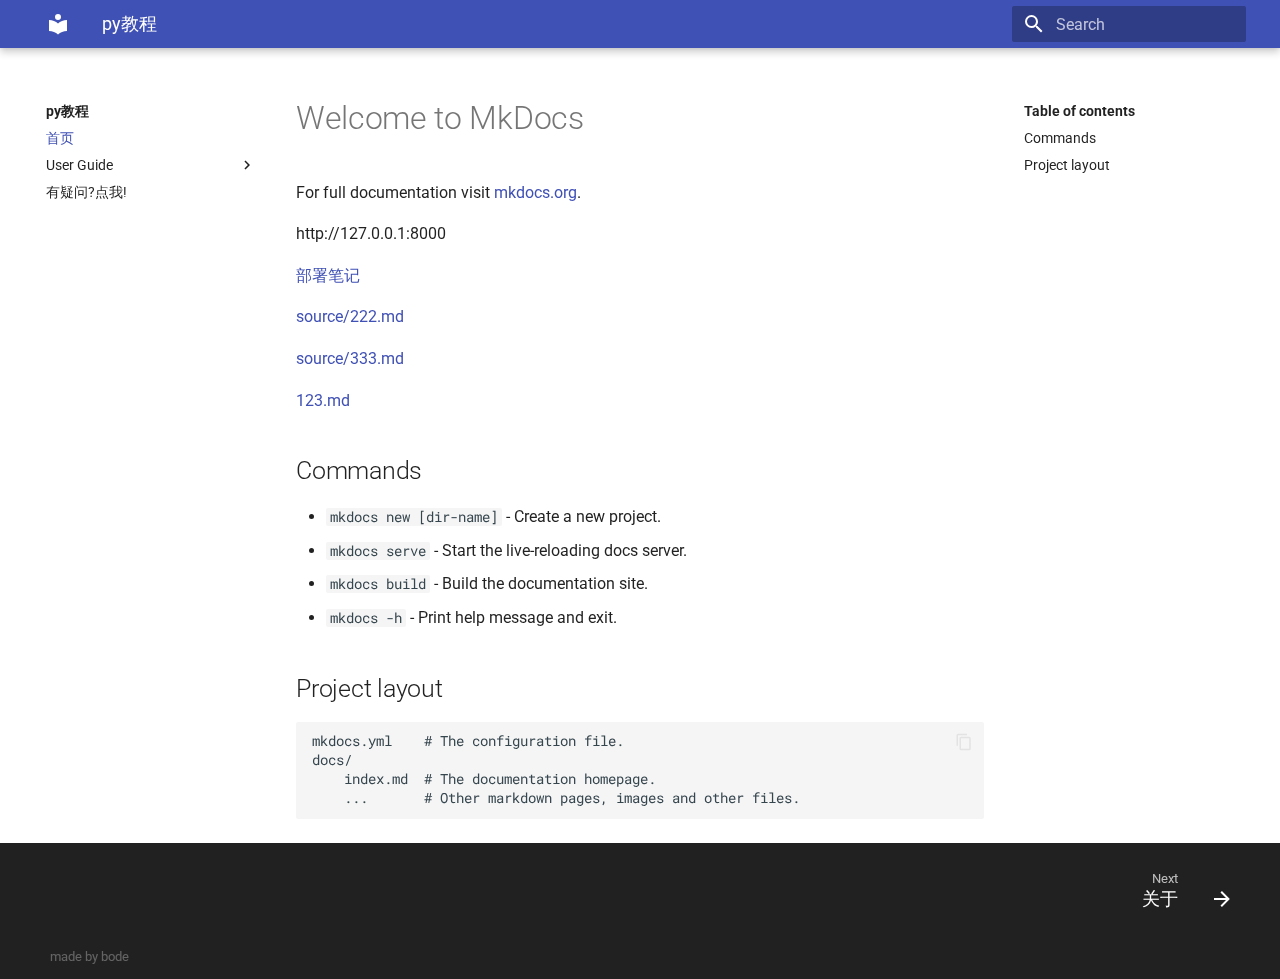
<file: index.html>
<!doctype html>
<html lang="en" class="no-js">
  <head>
    
      <meta charset="utf-8">
      <meta name="viewport" content="width=device-width,initial-scale=1">
      
      
      
      
      <link rel="icon" href="assets/images/favicon.png">
      <meta name="generator" content="mkdocs-1.1.2, mkdocs-material-7.1.3">
    
    
      
        <title>py教程</title>
      
    
    
      <link rel="stylesheet" href="assets/stylesheets/main.e35208c4.min.css">
      
        
        <link rel="stylesheet" href="assets/stylesheets/palette.ef6f36e2.min.css">
        
      
    
    
    
      
        
        <link rel="preconnect" href="https://fonts.gstatic.com" crossorigin>
        <link rel="stylesheet" href="https://fonts.googleapis.com/css?family=Roboto:300,400,400i,700%7CRoboto+Mono&display=fallback">
        <style>:root{--md-text-font-family:"Roboto";--md-code-font-family:"Roboto Mono"}</style>
      
    
    
    
      <link rel="stylesheet" href="extra.css">
    
    
      
    
    
  </head>
  
  
    
    
    
    
    
    <body dir="ltr" data-md-color-scheme="" data-md-color-primary="none" data-md-color-accent="none">
  
    
    <script>function __prefix(e){return new URL(".",location).pathname+"."+e}function __get(e,t=localStorage){return JSON.parse(t.getItem(__prefix(e)))}</script>
    
    <input class="md-toggle" data-md-toggle="drawer" type="checkbox" id="__drawer" autocomplete="off">
    <input class="md-toggle" data-md-toggle="search" type="checkbox" id="__search" autocomplete="off">
    <label class="md-overlay" for="__drawer"></label>
    <div data-md-component="skip">
      
        
        <a href="#welcome-to-mkdocs" class="md-skip">
          Skip to content
        </a>
      
    </div>
    <div data-md-component="announce">
      
    </div>
    
      <header class="md-header" data-md-component="header">
  <nav class="md-header__inner md-grid" aria-label="Header">
    <a href="." title="py教程" class="md-header__button md-logo" aria-label="py教程" data-md-component="logo">
      
  
  <svg xmlns="http://www.w3.org/2000/svg" viewBox="0 0 24 24"><path d="M12 8a3 3 0 0 0 3-3 3 3 0 0 0-3-3 3 3 0 0 0-3 3 3 3 0 0 0 3 3m0 3.54C9.64 9.35 6.5 8 3 8v11c3.5 0 6.64 1.35 9 3.54 2.36-2.19 5.5-3.54 9-3.54V8c-3.5 0-6.64 1.35-9 3.54z"/></svg>

    </a>
    <label class="md-header__button md-icon" for="__drawer">
      <svg xmlns="http://www.w3.org/2000/svg" viewBox="0 0 24 24"><path d="M3 6h18v2H3V6m0 5h18v2H3v-2m0 5h18v2H3v-2z"/></svg>
    </label>
    <div class="md-header__title" data-md-component="header-title">
      <div class="md-header__ellipsis">
        <div class="md-header__topic">
          <span class="md-ellipsis">
            py教程
          </span>
        </div>
        <div class="md-header__topic" data-md-component="header-topic">
          <span class="md-ellipsis">
            
              首页
            
          </span>
        </div>
      </div>
    </div>
    
    
    
      <label class="md-header__button md-icon" for="__search">
        <svg xmlns="http://www.w3.org/2000/svg" viewBox="0 0 24 24"><path d="M9.5 3A6.5 6.5 0 0 1 16 9.5c0 1.61-.59 3.09-1.56 4.23l.27.27h.79l5 5-1.5 1.5-5-5v-.79l-.27-.27A6.516 6.516 0 0 1 9.5 16 6.5 6.5 0 0 1 3 9.5 6.5 6.5 0 0 1 9.5 3m0 2C7 5 5 7 5 9.5S7 14 9.5 14 14 12 14 9.5 12 5 9.5 5z"/></svg>
      </label>
      
<div class="md-search" data-md-component="search" role="dialog">
  <label class="md-search__overlay" for="__search"></label>
  <div class="md-search__inner" role="search">
    <form class="md-search__form" name="search">
      <input type="text" class="md-search__input" name="query" aria-label="Search" placeholder="Search" autocapitalize="off" autocorrect="off" autocomplete="off" spellcheck="false" data-md-component="search-query" data-md-state="active" required>
      <label class="md-search__icon md-icon" for="__search">
        <svg xmlns="http://www.w3.org/2000/svg" viewBox="0 0 24 24"><path d="M9.5 3A6.5 6.5 0 0 1 16 9.5c0 1.61-.59 3.09-1.56 4.23l.27.27h.79l5 5-1.5 1.5-5-5v-.79l-.27-.27A6.516 6.516 0 0 1 9.5 16 6.5 6.5 0 0 1 3 9.5 6.5 6.5 0 0 1 9.5 3m0 2C7 5 5 7 5 9.5S7 14 9.5 14 14 12 14 9.5 12 5 9.5 5z"/></svg>
        <svg xmlns="http://www.w3.org/2000/svg" viewBox="0 0 24 24"><path d="M20 11v2H8l5.5 5.5-1.42 1.42L4.16 12l7.92-7.92L13.5 5.5 8 11h12z"/></svg>
      </label>
      <button type="reset" class="md-search__icon md-icon" aria-label="Clear" tabindex="-1">
        <svg xmlns="http://www.w3.org/2000/svg" viewBox="0 0 24 24"><path d="M19 6.41 17.59 5 12 10.59 6.41 5 5 6.41 10.59 12 5 17.59 6.41 19 12 13.41 17.59 19 19 17.59 13.41 12 19 6.41z"/></svg>
      </button>
    </form>
    <div class="md-search__output">
      <div class="md-search__scrollwrap" data-md-scrollfix>
        <div class="md-search-result" data-md-component="search-result">
          <div class="md-search-result__meta">
            Initializing search
          </div>
          <ol class="md-search-result__list"></ol>
        </div>
      </div>
    </div>
  </div>
</div>
    
    
  </nav>
</header>
    
    <div class="md-container" data-md-component="container">
      
      
        
      
      <main class="md-main" data-md-component="main">
        <div class="md-main__inner md-grid">
          
            
              
              <div class="md-sidebar md-sidebar--primary" data-md-component="sidebar" data-md-type="navigation" >
                <div class="md-sidebar__scrollwrap">
                  <div class="md-sidebar__inner">
                    


<nav class="md-nav md-nav--primary" aria-label="Navigation" data-md-level="0">
  <label class="md-nav__title" for="__drawer">
    <a href="." title="py教程" class="md-nav__button md-logo" aria-label="py教程" data-md-component="logo">
      
  
  <svg xmlns="http://www.w3.org/2000/svg" viewBox="0 0 24 24"><path d="M12 8a3 3 0 0 0 3-3 3 3 0 0 0-3-3 3 3 0 0 0-3 3 3 3 0 0 0 3 3m0 3.54C9.64 9.35 6.5 8 3 8v11c3.5 0 6.64 1.35 9 3.54 2.36-2.19 5.5-3.54 9-3.54V8c-3.5 0-6.64 1.35-9 3.54z"/></svg>

    </a>
    py教程
  </label>
  
  <ul class="md-nav__list" data-md-scrollfix>
    
      
      
      

  
  
    
  
  
    <li class="md-nav__item md-nav__item--active">
      
      <input class="md-nav__toggle md-toggle" data-md-toggle="toc" type="checkbox" id="__toc">
      
      
        
      
      
        <label class="md-nav__link md-nav__link--active" for="__toc">
          首页
          <span class="md-nav__icon md-icon"></span>
        </label>
      
      <a href="." class="md-nav__link md-nav__link--active">
        首页
      </a>
      
        
<nav class="md-nav md-nav--secondary" aria-label="Table of contents">
  
  
  
    
  
  
    <label class="md-nav__title" for="__toc">
      <span class="md-nav__icon md-icon"></span>
      Table of contents
    </label>
    <ul class="md-nav__list" data-md-component="toc" data-md-scrollfix>
      
        <li class="md-nav__item">
  <a href="#commands" class="md-nav__link">
    Commands
  </a>
  
</li>
      
        <li class="md-nav__item">
  <a href="#project-layout" class="md-nav__link">
    Project layout
  </a>
  
</li>
      
    </ul>
  
</nav>
      
    </li>
  

    
      
      
      

  
  
  
    
    <li class="md-nav__item md-nav__item--nested">
      
      
        <input class="md-nav__toggle md-toggle" data-md-toggle="__nav_2" type="checkbox" id="__nav_2" >
      
      <label class="md-nav__link" for="__nav_2">
        User Guide
        <span class="md-nav__icon md-icon"></span>
      </label>
      <nav class="md-nav" aria-label="User Guide" data-md-level="1">
        <label class="md-nav__title" for="__nav_2">
          <span class="md-nav__icon md-icon"></span>
          User Guide
        </label>
        <ul class="md-nav__list" data-md-scrollfix>
          
            
  
  
  
    <li class="md-nav__item">
      <a href="about/" class="md-nav__link">
        关于
      </a>
    </li>
  

          
            
  
  
  
    
    <li class="md-nav__item md-nav__item--nested">
      
      
        <input class="md-nav__toggle md-toggle" data-md-toggle="__nav_2_2" type="checkbox" id="__nav_2_2" >
      
      <label class="md-nav__link" for="__nav_2_2">
        haha
        <span class="md-nav__icon md-icon"></span>
      </label>
      <nav class="md-nav" aria-label="haha" data-md-level="2">
        <label class="md-nav__title" for="__nav_2_2">
          <span class="md-nav__icon md-icon"></span>
          haha
        </label>
        <ul class="md-nav__list" data-md-scrollfix>
          
            
  
  
  
    <li class="md-nav__item">
      <a href="source/222/" class="md-nav__link">
        文件222
      </a>
    </li>
  

          
            
  
  
  
    <li class="md-nav__item">
      <a href="source/333/" class="md-nav__link">
        文件333
      </a>
    </li>
  

          
        </ul>
      </nav>
    </li>
  

          
        </ul>
      </nav>
    </li>
  

    
      
      
      

  
  
  
    <li class="md-nav__item">
      <a href="https://www.baidu.com/" class="md-nav__link">
        有疑问?点我!
      </a>
    </li>
  

    
  </ul>
</nav>
                  </div>
                </div>
              </div>
            
            
              
              <div class="md-sidebar md-sidebar--secondary" data-md-component="sidebar" data-md-type="toc" >
                <div class="md-sidebar__scrollwrap">
                  <div class="md-sidebar__inner">
                    
<nav class="md-nav md-nav--secondary" aria-label="Table of contents">
  
  
  
    
  
  
    <label class="md-nav__title" for="__toc">
      <span class="md-nav__icon md-icon"></span>
      Table of contents
    </label>
    <ul class="md-nav__list" data-md-component="toc" data-md-scrollfix>
      
        <li class="md-nav__item">
  <a href="#commands" class="md-nav__link">
    Commands
  </a>
  
</li>
      
        <li class="md-nav__item">
  <a href="#project-layout" class="md-nav__link">
    Project layout
  </a>
  
</li>
      
    </ul>
  
</nav>
                  </div>
                </div>
              </div>
            
          
          <div class="md-content" data-md-component="content">
            <article class="md-content__inner md-typeset">
              
                
                
                <h1 id="welcome-to-mkdocs">Welcome to MkDocs</h1>
<p>For full documentation visit <a href="https://www.mkdocs.org">mkdocs.org</a>.</p>
<p>http://127.0.0.1:8000</p>
<p><a href="nginx%2Bgunicorn%E9%83%A8%E7%BD%B2/">部署笔记</a></p>
<p><a href="source/222/">source/222.md</a></p>
<p><a href="source/333/">source/333.md</a></p>
<p><a href="123/">123.md</a></p>
<h2 id="commands">Commands</h2>
<ul>
<li><code>mkdocs new [dir-name]</code> - Create a new project.</li>
<li><code>mkdocs serve</code> - Start the live-reloading docs server.</li>
<li><code>mkdocs build</code> - Build the documentation site.</li>
<li><code>mkdocs -h</code> - Print help message and exit.</li>
</ul>
<h2 id="project-layout">Project layout</h2>
<pre><code>mkdocs.yml    # The configuration file.
docs/
    index.md  # The documentation homepage.
    ...       # Other markdown pages, images and other files.
</code></pre>
                
              
              
                


              
            </article>
          </div>
        </div>
        
      </main>
      
        
<footer class="md-footer">
  
    <nav class="md-footer__inner md-grid" aria-label="Footer">
      
      
        <a href="about/" class="md-footer__link md-footer__link--next" rel="next">
          <div class="md-footer__title">
            <div class="md-ellipsis">
              <span class="md-footer__direction">
                Next
              </span>
              关于
            </div>
          </div>
          <div class="md-footer__button md-icon">
            <svg xmlns="http://www.w3.org/2000/svg" viewBox="0 0 24 24"><path d="M4 11v2h12l-5.5 5.5 1.42 1.42L19.84 12l-7.92-7.92L10.5 5.5 16 11H4z"/></svg>
          </div>
        </a>
      
    </nav>
  
  <div class="md-footer-meta md-typeset">
    <div class="md-footer-meta__inner md-grid">
      <div class="md-footer-copyright">
        
        Made with
        <a href="https://squidfunk.github.io/mkdocs-material/" target="_blank" rel="noopener">
          Material for MkDocs
        </a>
        
      </div>
      
    </div>
  </div>
</footer>
      
    </div>
    <div class="md-dialog" data-md-component="dialog">
      <div class="md-dialog__inner md-typeset"></div>
    </div>
    <script id="__config" type="application/json">{"base": ".", "features": [], "translations": {"clipboard.copy": "Copy to clipboard", "clipboard.copied": "Copied to clipboard", "search.config.lang": "en", "search.config.pipeline": "trimmer, stopWordFilter", "search.config.separator": "[\\s\\-]+", "search.placeholder": "Search", "search.result.placeholder": "Type to start searching", "search.result.none": "No matching documents", "search.result.one": "1 matching document", "search.result.other": "# matching documents", "search.result.more.one": "1 more on this page", "search.result.more.other": "# more on this page", "search.result.term.missing": "Missing"}, "search": "assets/javascripts/workers/search.fe42c31b.min.js", "version": null}</script>
    
    
      <script src="assets/javascripts/bundle.4ea5477f.min.js"></script>
      
    
  </body>
</html>
</file>
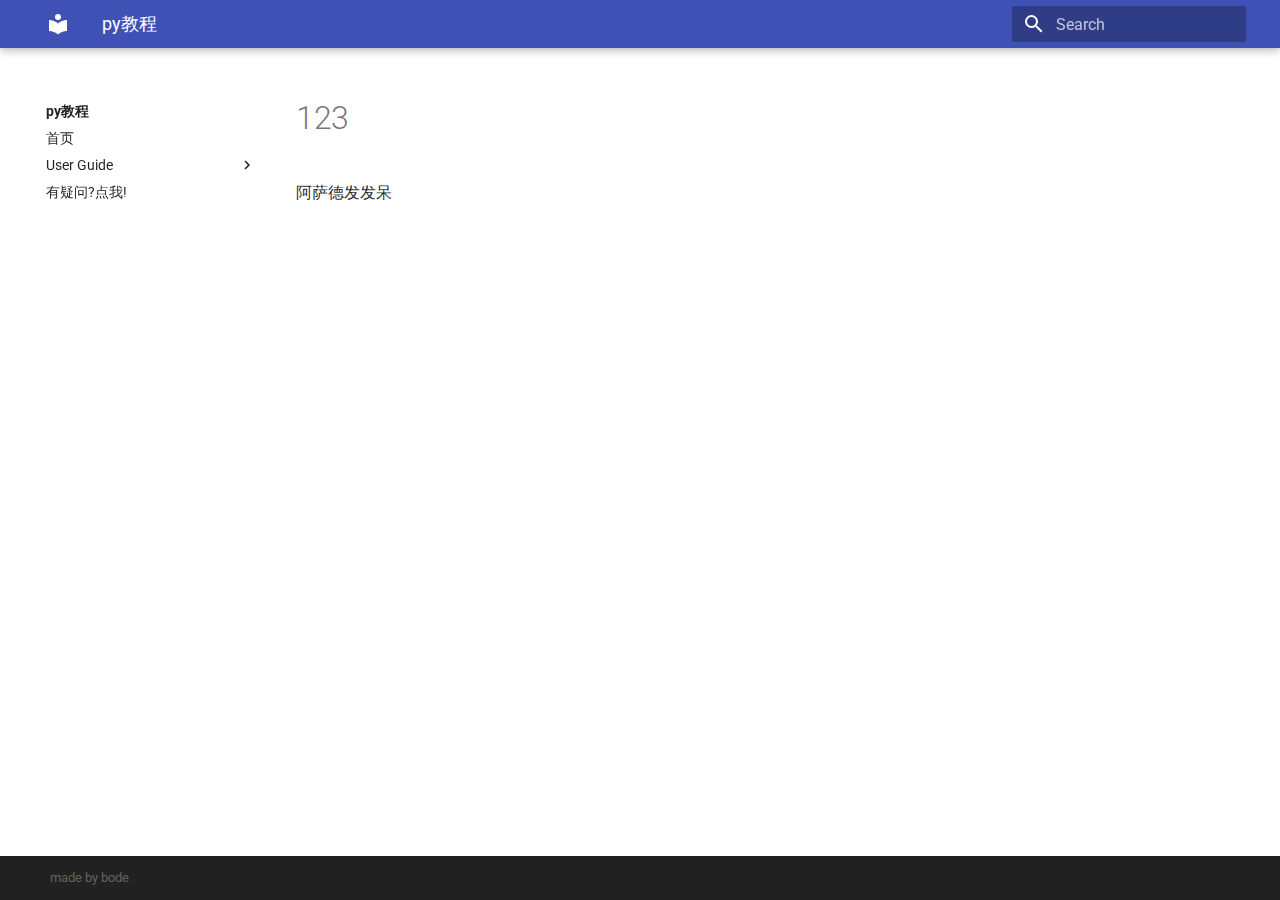
<file: 123/index.html>
<!doctype html>
<html lang="en" class="no-js">
  <head>
    
      <meta charset="utf-8">
      <meta name="viewport" content="width=device-width,initial-scale=1">
      
      
      
      
      <link rel="icon" href="../assets/images/favicon.png">
      <meta name="generator" content="mkdocs-1.1.2, mkdocs-material-7.1.3">
    
    
      
        <title>123 - py教程</title>
      
    
    
      <link rel="stylesheet" href="../assets/stylesheets/main.e35208c4.min.css">
      
        
        <link rel="stylesheet" href="../assets/stylesheets/palette.ef6f36e2.min.css">
        
      
    
    
    
      
        
        <link rel="preconnect" href="https://fonts.gstatic.com" crossorigin>
        <link rel="stylesheet" href="https://fonts.googleapis.com/css?family=Roboto:300,400,400i,700%7CRoboto+Mono&display=fallback">
        <style>:root{--md-text-font-family:"Roboto";--md-code-font-family:"Roboto Mono"}</style>
      
    
    
    
      <link rel="stylesheet" href="../extra.css">
    
    
      
    
    
  </head>
  
  
    
    
    
    
    
    <body dir="ltr" data-md-color-scheme="" data-md-color-primary="none" data-md-color-accent="none">
  
    
    <script>function __prefix(e){return new URL("..",location).pathname+"."+e}function __get(e,t=localStorage){return JSON.parse(t.getItem(__prefix(e)))}</script>
    
    <input class="md-toggle" data-md-toggle="drawer" type="checkbox" id="__drawer" autocomplete="off">
    <input class="md-toggle" data-md-toggle="search" type="checkbox" id="__search" autocomplete="off">
    <label class="md-overlay" for="__drawer"></label>
    <div data-md-component="skip">
      
    </div>
    <div data-md-component="announce">
      
    </div>
    
      <header class="md-header" data-md-component="header">
  <nav class="md-header__inner md-grid" aria-label="Header">
    <a href=".." title="py教程" class="md-header__button md-logo" aria-label="py教程" data-md-component="logo">
      
  
  <svg xmlns="http://www.w3.org/2000/svg" viewBox="0 0 24 24"><path d="M12 8a3 3 0 0 0 3-3 3 3 0 0 0-3-3 3 3 0 0 0-3 3 3 3 0 0 0 3 3m0 3.54C9.64 9.35 6.5 8 3 8v11c3.5 0 6.64 1.35 9 3.54 2.36-2.19 5.5-3.54 9-3.54V8c-3.5 0-6.64 1.35-9 3.54z"/></svg>

    </a>
    <label class="md-header__button md-icon" for="__drawer">
      <svg xmlns="http://www.w3.org/2000/svg" viewBox="0 0 24 24"><path d="M3 6h18v2H3V6m0 5h18v2H3v-2m0 5h18v2H3v-2z"/></svg>
    </label>
    <div class="md-header__title" data-md-component="header-title">
      <div class="md-header__ellipsis">
        <div class="md-header__topic">
          <span class="md-ellipsis">
            py教程
          </span>
        </div>
        <div class="md-header__topic" data-md-component="header-topic">
          <span class="md-ellipsis">
            
              123
            
          </span>
        </div>
      </div>
    </div>
    
    
    
      <label class="md-header__button md-icon" for="__search">
        <svg xmlns="http://www.w3.org/2000/svg" viewBox="0 0 24 24"><path d="M9.5 3A6.5 6.5 0 0 1 16 9.5c0 1.61-.59 3.09-1.56 4.23l.27.27h.79l5 5-1.5 1.5-5-5v-.79l-.27-.27A6.516 6.516 0 0 1 9.5 16 6.5 6.5 0 0 1 3 9.5 6.5 6.5 0 0 1 9.5 3m0 2C7 5 5 7 5 9.5S7 14 9.5 14 14 12 14 9.5 12 5 9.5 5z"/></svg>
      </label>
      
<div class="md-search" data-md-component="search" role="dialog">
  <label class="md-search__overlay" for="__search"></label>
  <div class="md-search__inner" role="search">
    <form class="md-search__form" name="search">
      <input type="text" class="md-search__input" name="query" aria-label="Search" placeholder="Search" autocapitalize="off" autocorrect="off" autocomplete="off" spellcheck="false" data-md-component="search-query" data-md-state="active" required>
      <label class="md-search__icon md-icon" for="__search">
        <svg xmlns="http://www.w3.org/2000/svg" viewBox="0 0 24 24"><path d="M9.5 3A6.5 6.5 0 0 1 16 9.5c0 1.61-.59 3.09-1.56 4.23l.27.27h.79l5 5-1.5 1.5-5-5v-.79l-.27-.27A6.516 6.516 0 0 1 9.5 16 6.5 6.5 0 0 1 3 9.5 6.5 6.5 0 0 1 9.5 3m0 2C7 5 5 7 5 9.5S7 14 9.5 14 14 12 14 9.5 12 5 9.5 5z"/></svg>
        <svg xmlns="http://www.w3.org/2000/svg" viewBox="0 0 24 24"><path d="M20 11v2H8l5.5 5.5-1.42 1.42L4.16 12l7.92-7.92L13.5 5.5 8 11h12z"/></svg>
      </label>
      <button type="reset" class="md-search__icon md-icon" aria-label="Clear" tabindex="-1">
        <svg xmlns="http://www.w3.org/2000/svg" viewBox="0 0 24 24"><path d="M19 6.41 17.59 5 12 10.59 6.41 5 5 6.41 10.59 12 5 17.59 6.41 19 12 13.41 17.59 19 19 17.59 13.41 12 19 6.41z"/></svg>
      </button>
    </form>
    <div class="md-search__output">
      <div class="md-search__scrollwrap" data-md-scrollfix>
        <div class="md-search-result" data-md-component="search-result">
          <div class="md-search-result__meta">
            Initializing search
          </div>
          <ol class="md-search-result__list"></ol>
        </div>
      </div>
    </div>
  </div>
</div>
    
    
  </nav>
</header>
    
    <div class="md-container" data-md-component="container">
      
      
        
      
      <main class="md-main" data-md-component="main">
        <div class="md-main__inner md-grid">
          
            
              
              <div class="md-sidebar md-sidebar--primary" data-md-component="sidebar" data-md-type="navigation" >
                <div class="md-sidebar__scrollwrap">
                  <div class="md-sidebar__inner">
                    


<nav class="md-nav md-nav--primary" aria-label="Navigation" data-md-level="0">
  <label class="md-nav__title" for="__drawer">
    <a href=".." title="py教程" class="md-nav__button md-logo" aria-label="py教程" data-md-component="logo">
      
  
  <svg xmlns="http://www.w3.org/2000/svg" viewBox="0 0 24 24"><path d="M12 8a3 3 0 0 0 3-3 3 3 0 0 0-3-3 3 3 0 0 0-3 3 3 3 0 0 0 3 3m0 3.54C9.64 9.35 6.5 8 3 8v11c3.5 0 6.64 1.35 9 3.54 2.36-2.19 5.5-3.54 9-3.54V8c-3.5 0-6.64 1.35-9 3.54z"/></svg>

    </a>
    py教程
  </label>
  
  <ul class="md-nav__list" data-md-scrollfix>
    
      
      
      

  
  
  
    <li class="md-nav__item">
      <a href=".." class="md-nav__link">
        首页
      </a>
    </li>
  

    
      
      
      

  
  
  
    
    <li class="md-nav__item md-nav__item--nested">
      
      
        <input class="md-nav__toggle md-toggle" data-md-toggle="__nav_2" type="checkbox" id="__nav_2" >
      
      <label class="md-nav__link" for="__nav_2">
        User Guide
        <span class="md-nav__icon md-icon"></span>
      </label>
      <nav class="md-nav" aria-label="User Guide" data-md-level="1">
        <label class="md-nav__title" for="__nav_2">
          <span class="md-nav__icon md-icon"></span>
          User Guide
        </label>
        <ul class="md-nav__list" data-md-scrollfix>
          
            
  
  
  
    <li class="md-nav__item">
      <a href="../about/" class="md-nav__link">
        关于
      </a>
    </li>
  

          
            
  
  
  
    
    <li class="md-nav__item md-nav__item--nested">
      
      
        <input class="md-nav__toggle md-toggle" data-md-toggle="__nav_2_2" type="checkbox" id="__nav_2_2" >
      
      <label class="md-nav__link" for="__nav_2_2">
        haha
        <span class="md-nav__icon md-icon"></span>
      </label>
      <nav class="md-nav" aria-label="haha" data-md-level="2">
        <label class="md-nav__title" for="__nav_2_2">
          <span class="md-nav__icon md-icon"></span>
          haha
        </label>
        <ul class="md-nav__list" data-md-scrollfix>
          
            
  
  
  
    <li class="md-nav__item">
      <a href="../source/222/" class="md-nav__link">
        文件222
      </a>
    </li>
  

          
            
  
  
  
    <li class="md-nav__item">
      <a href="../source/333/" class="md-nav__link">
        文件333
      </a>
    </li>
  

          
        </ul>
      </nav>
    </li>
  

          
        </ul>
      </nav>
    </li>
  

    
      
      
      

  
  
  
    <li class="md-nav__item">
      <a href="https://www.baidu.com/" class="md-nav__link">
        有疑问?点我!
      </a>
    </li>
  

    
  </ul>
</nav>
                  </div>
                </div>
              </div>
            
            
          
          <div class="md-content" data-md-component="content">
            <article class="md-content__inner md-typeset">
              
                
                
                  <h1>123</h1>
                
                <p>阿萨德发发呆</p>
                
              
              
                


              
            </article>
          </div>
        </div>
        
      </main>
      
        
<footer class="md-footer">
  
  <div class="md-footer-meta md-typeset">
    <div class="md-footer-meta__inner md-grid">
      <div class="md-footer-copyright">
        
        Made with
        <a href="https://squidfunk.github.io/mkdocs-material/" target="_blank" rel="noopener">
          Material for MkDocs
        </a>
        
      </div>
      
    </div>
  </div>
</footer>
      
    </div>
    <div class="md-dialog" data-md-component="dialog">
      <div class="md-dialog__inner md-typeset"></div>
    </div>
    <script id="__config" type="application/json">{"base": "..", "features": [], "translations": {"clipboard.copy": "Copy to clipboard", "clipboard.copied": "Copied to clipboard", "search.config.lang": "en", "search.config.pipeline": "trimmer, stopWordFilter", "search.config.separator": "[\\s\\-]+", "search.placeholder": "Search", "search.result.placeholder": "Type to start searching", "search.result.none": "No matching documents", "search.result.one": "1 matching document", "search.result.other": "# matching documents", "search.result.more.one": "1 more on this page", "search.result.more.other": "# more on this page", "search.result.term.missing": "Missing"}, "search": "../assets/javascripts/workers/search.fe42c31b.min.js", "version": null}</script>
    
    
      <script src="../assets/javascripts/bundle.4ea5477f.min.js"></script>
      
    
  </body>
</html>
</file>
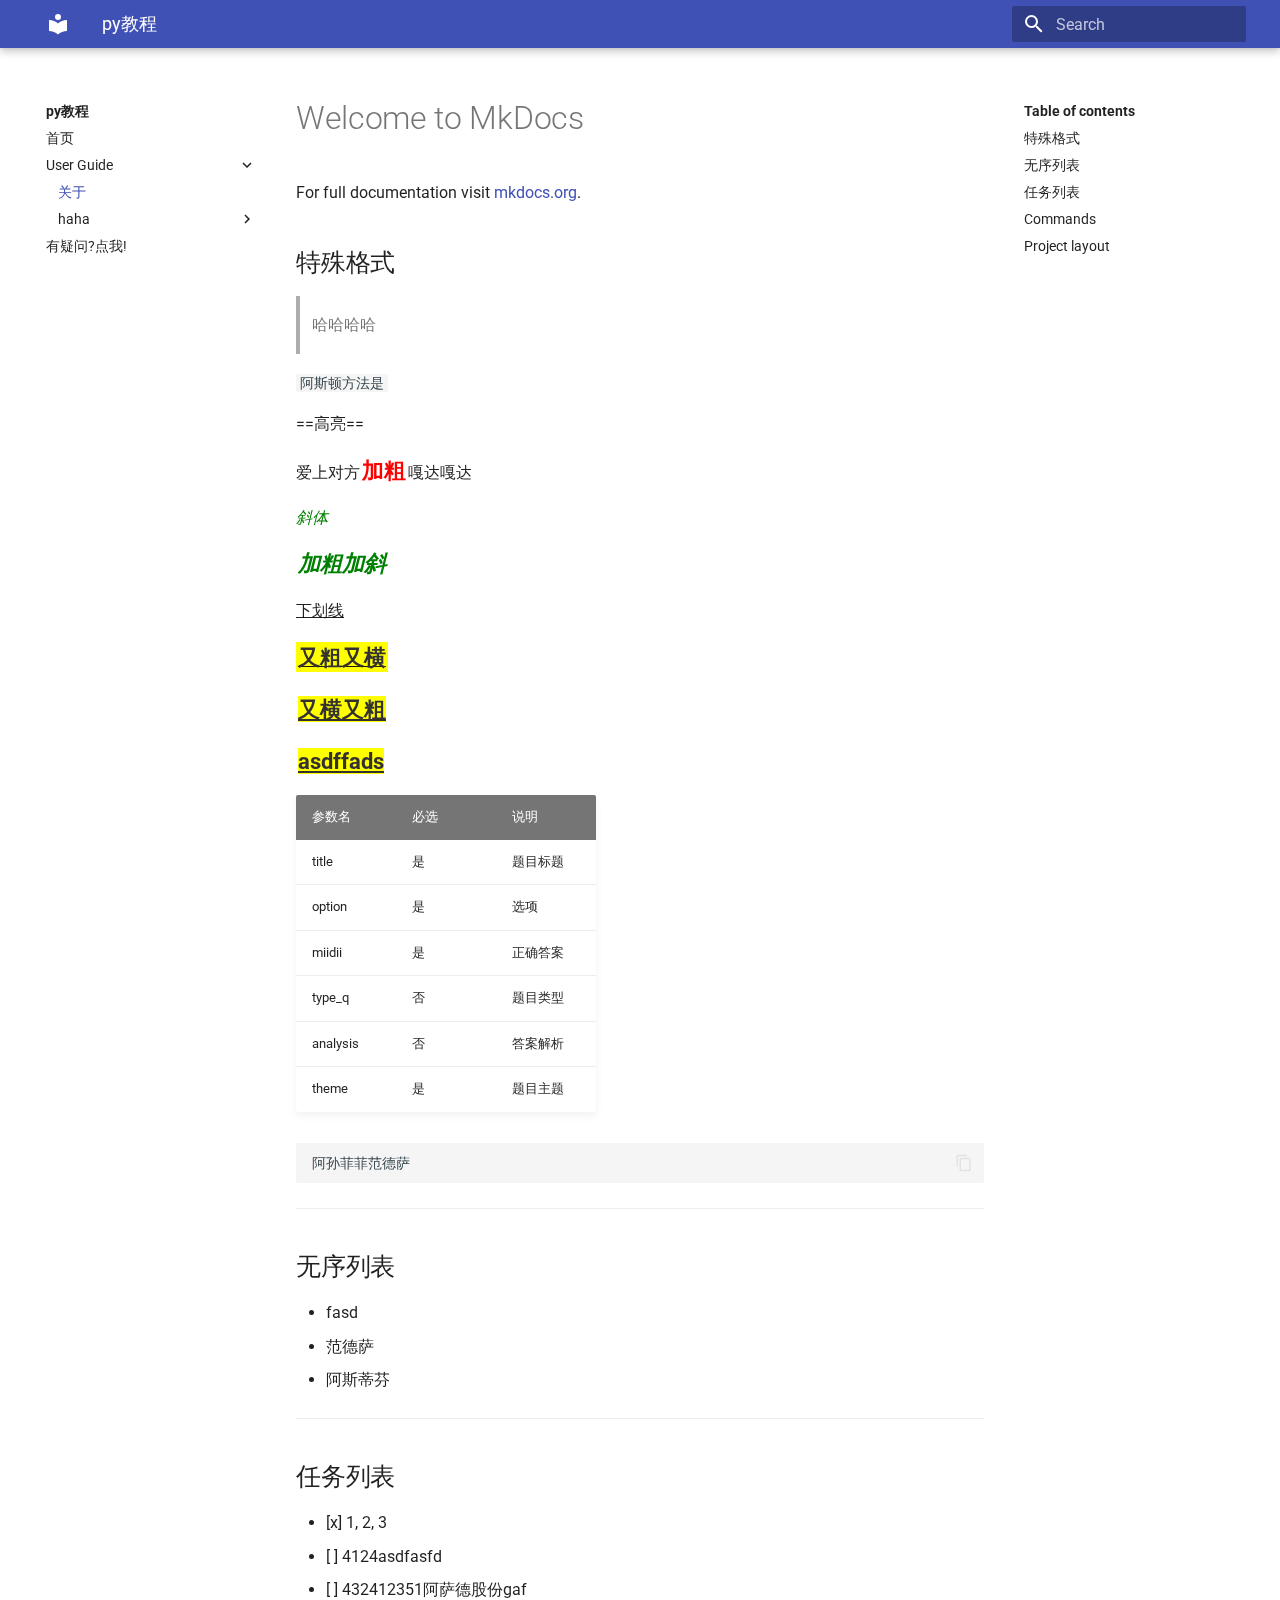
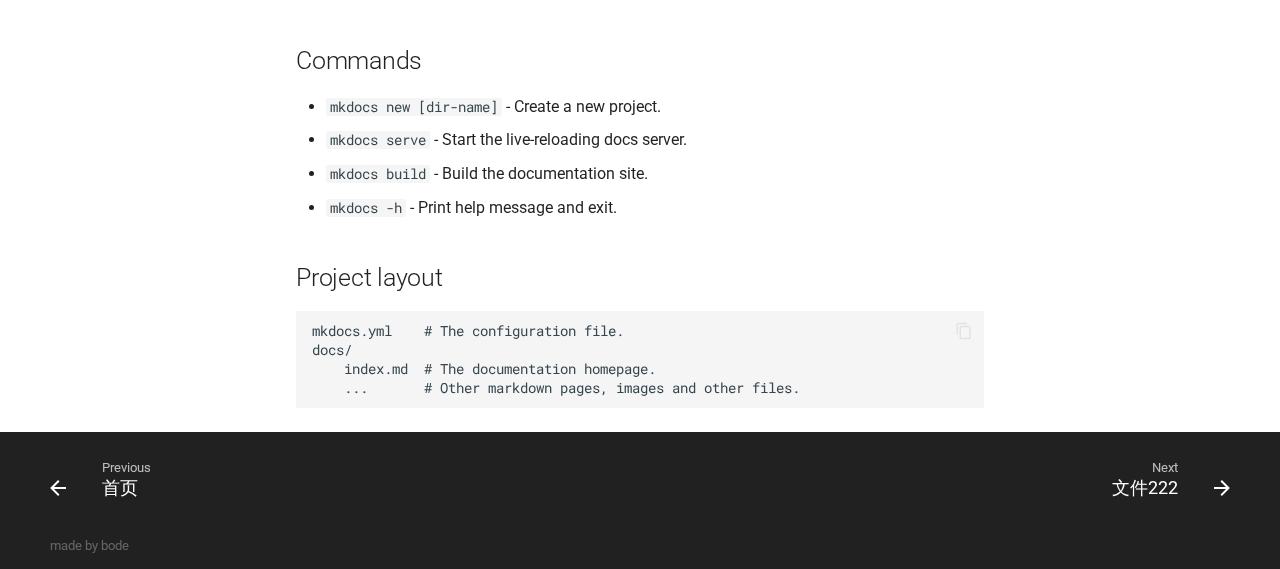
<file: about/index.html>
<!doctype html>
<html lang="en" class="no-js">
  <head>
    
      <meta charset="utf-8">
      <meta name="viewport" content="width=device-width,initial-scale=1">
      
      
      
      
      <link rel="icon" href="../assets/images/favicon.png">
      <meta name="generator" content="mkdocs-1.1.2, mkdocs-material-7.1.3">
    
    
      
        <title>关于 - py教程</title>
      
    
    
      <link rel="stylesheet" href="../assets/stylesheets/main.e35208c4.min.css">
      
        
        <link rel="stylesheet" href="../assets/stylesheets/palette.ef6f36e2.min.css">
        
      
    
    
    
      
        
        <link rel="preconnect" href="https://fonts.gstatic.com" crossorigin>
        <link rel="stylesheet" href="https://fonts.googleapis.com/css?family=Roboto:300,400,400i,700%7CRoboto+Mono&display=fallback">
        <style>:root{--md-text-font-family:"Roboto";--md-code-font-family:"Roboto Mono"}</style>
      
    
    
    
      <link rel="stylesheet" href="../extra.css">
    
    
      
    
    
  </head>
  
  
    
    
    
    
    
    <body dir="ltr" data-md-color-scheme="" data-md-color-primary="none" data-md-color-accent="none">
  
    
    <script>function __prefix(e){return new URL("..",location).pathname+"."+e}function __get(e,t=localStorage){return JSON.parse(t.getItem(__prefix(e)))}</script>
    
    <input class="md-toggle" data-md-toggle="drawer" type="checkbox" id="__drawer" autocomplete="off">
    <input class="md-toggle" data-md-toggle="search" type="checkbox" id="__search" autocomplete="off">
    <label class="md-overlay" for="__drawer"></label>
    <div data-md-component="skip">
      
        
        <a href="#welcome-to-mkdocs" class="md-skip">
          Skip to content
        </a>
      
    </div>
    <div data-md-component="announce">
      
    </div>
    
      <header class="md-header" data-md-component="header">
  <nav class="md-header__inner md-grid" aria-label="Header">
    <a href=".." title="py教程" class="md-header__button md-logo" aria-label="py教程" data-md-component="logo">
      
  
  <svg xmlns="http://www.w3.org/2000/svg" viewBox="0 0 24 24"><path d="M12 8a3 3 0 0 0 3-3 3 3 0 0 0-3-3 3 3 0 0 0-3 3 3 3 0 0 0 3 3m0 3.54C9.64 9.35 6.5 8 3 8v11c3.5 0 6.64 1.35 9 3.54 2.36-2.19 5.5-3.54 9-3.54V8c-3.5 0-6.64 1.35-9 3.54z"/></svg>

    </a>
    <label class="md-header__button md-icon" for="__drawer">
      <svg xmlns="http://www.w3.org/2000/svg" viewBox="0 0 24 24"><path d="M3 6h18v2H3V6m0 5h18v2H3v-2m0 5h18v2H3v-2z"/></svg>
    </label>
    <div class="md-header__title" data-md-component="header-title">
      <div class="md-header__ellipsis">
        <div class="md-header__topic">
          <span class="md-ellipsis">
            py教程
          </span>
        </div>
        <div class="md-header__topic" data-md-component="header-topic">
          <span class="md-ellipsis">
            
              关于
            
          </span>
        </div>
      </div>
    </div>
    
    
    
      <label class="md-header__button md-icon" for="__search">
        <svg xmlns="http://www.w3.org/2000/svg" viewBox="0 0 24 24"><path d="M9.5 3A6.5 6.5 0 0 1 16 9.5c0 1.61-.59 3.09-1.56 4.23l.27.27h.79l5 5-1.5 1.5-5-5v-.79l-.27-.27A6.516 6.516 0 0 1 9.5 16 6.5 6.5 0 0 1 3 9.5 6.5 6.5 0 0 1 9.5 3m0 2C7 5 5 7 5 9.5S7 14 9.5 14 14 12 14 9.5 12 5 9.5 5z"/></svg>
      </label>
      
<div class="md-search" data-md-component="search" role="dialog">
  <label class="md-search__overlay" for="__search"></label>
  <div class="md-search__inner" role="search">
    <form class="md-search__form" name="search">
      <input type="text" class="md-search__input" name="query" aria-label="Search" placeholder="Search" autocapitalize="off" autocorrect="off" autocomplete="off" spellcheck="false" data-md-component="search-query" data-md-state="active" required>
      <label class="md-search__icon md-icon" for="__search">
        <svg xmlns="http://www.w3.org/2000/svg" viewBox="0 0 24 24"><path d="M9.5 3A6.5 6.5 0 0 1 16 9.5c0 1.61-.59 3.09-1.56 4.23l.27.27h.79l5 5-1.5 1.5-5-5v-.79l-.27-.27A6.516 6.516 0 0 1 9.5 16 6.5 6.5 0 0 1 3 9.5 6.5 6.5 0 0 1 9.5 3m0 2C7 5 5 7 5 9.5S7 14 9.5 14 14 12 14 9.5 12 5 9.5 5z"/></svg>
        <svg xmlns="http://www.w3.org/2000/svg" viewBox="0 0 24 24"><path d="M20 11v2H8l5.5 5.5-1.42 1.42L4.16 12l7.92-7.92L13.5 5.5 8 11h12z"/></svg>
      </label>
      <button type="reset" class="md-search__icon md-icon" aria-label="Clear" tabindex="-1">
        <svg xmlns="http://www.w3.org/2000/svg" viewBox="0 0 24 24"><path d="M19 6.41 17.59 5 12 10.59 6.41 5 5 6.41 10.59 12 5 17.59 6.41 19 12 13.41 17.59 19 19 17.59 13.41 12 19 6.41z"/></svg>
      </button>
    </form>
    <div class="md-search__output">
      <div class="md-search__scrollwrap" data-md-scrollfix>
        <div class="md-search-result" data-md-component="search-result">
          <div class="md-search-result__meta">
            Initializing search
          </div>
          <ol class="md-search-result__list"></ol>
        </div>
      </div>
    </div>
  </div>
</div>
    
    
  </nav>
</header>
    
    <div class="md-container" data-md-component="container">
      
      
        
      
      <main class="md-main" data-md-component="main">
        <div class="md-main__inner md-grid">
          
            
              
              <div class="md-sidebar md-sidebar--primary" data-md-component="sidebar" data-md-type="navigation" >
                <div class="md-sidebar__scrollwrap">
                  <div class="md-sidebar__inner">
                    


<nav class="md-nav md-nav--primary" aria-label="Navigation" data-md-level="0">
  <label class="md-nav__title" for="__drawer">
    <a href=".." title="py教程" class="md-nav__button md-logo" aria-label="py教程" data-md-component="logo">
      
  
  <svg xmlns="http://www.w3.org/2000/svg" viewBox="0 0 24 24"><path d="M12 8a3 3 0 0 0 3-3 3 3 0 0 0-3-3 3 3 0 0 0-3 3 3 3 0 0 0 3 3m0 3.54C9.64 9.35 6.5 8 3 8v11c3.5 0 6.64 1.35 9 3.54 2.36-2.19 5.5-3.54 9-3.54V8c-3.5 0-6.64 1.35-9 3.54z"/></svg>

    </a>
    py教程
  </label>
  
  <ul class="md-nav__list" data-md-scrollfix>
    
      
      
      

  
  
  
    <li class="md-nav__item">
      <a href=".." class="md-nav__link">
        首页
      </a>
    </li>
  

    
      
      
      

  
  
    
  
  
    
    <li class="md-nav__item md-nav__item--active md-nav__item--nested">
      
      
        <input class="md-nav__toggle md-toggle" data-md-toggle="__nav_2" type="checkbox" id="__nav_2" checked>
      
      <label class="md-nav__link" for="__nav_2">
        User Guide
        <span class="md-nav__icon md-icon"></span>
      </label>
      <nav class="md-nav" aria-label="User Guide" data-md-level="1">
        <label class="md-nav__title" for="__nav_2">
          <span class="md-nav__icon md-icon"></span>
          User Guide
        </label>
        <ul class="md-nav__list" data-md-scrollfix>
          
            
  
  
    
  
  
    <li class="md-nav__item md-nav__item--active">
      
      <input class="md-nav__toggle md-toggle" data-md-toggle="toc" type="checkbox" id="__toc">
      
      
        
      
      
        <label class="md-nav__link md-nav__link--active" for="__toc">
          关于
          <span class="md-nav__icon md-icon"></span>
        </label>
      
      <a href="./" class="md-nav__link md-nav__link--active">
        关于
      </a>
      
        
<nav class="md-nav md-nav--secondary" aria-label="Table of contents">
  
  
  
    
  
  
    <label class="md-nav__title" for="__toc">
      <span class="md-nav__icon md-icon"></span>
      Table of contents
    </label>
    <ul class="md-nav__list" data-md-component="toc" data-md-scrollfix>
      
        <li class="md-nav__item">
  <a href="#_1" class="md-nav__link">
    特殊格式
  </a>
  
</li>
      
        <li class="md-nav__item">
  <a href="#_2" class="md-nav__link">
    无序列表
  </a>
  
</li>
      
        <li class="md-nav__item">
  <a href="#_3" class="md-nav__link">
    任务列表
  </a>
  
</li>
      
        <li class="md-nav__item">
  <a href="#commands" class="md-nav__link">
    Commands
  </a>
  
</li>
      
        <li class="md-nav__item">
  <a href="#project-layout" class="md-nav__link">
    Project layout
  </a>
  
</li>
      
    </ul>
  
</nav>
      
    </li>
  

          
            
  
  
  
    
    <li class="md-nav__item md-nav__item--nested">
      
      
        <input class="md-nav__toggle md-toggle" data-md-toggle="__nav_2_2" type="checkbox" id="__nav_2_2" >
      
      <label class="md-nav__link" for="__nav_2_2">
        haha
        <span class="md-nav__icon md-icon"></span>
      </label>
      <nav class="md-nav" aria-label="haha" data-md-level="2">
        <label class="md-nav__title" for="__nav_2_2">
          <span class="md-nav__icon md-icon"></span>
          haha
        </label>
        <ul class="md-nav__list" data-md-scrollfix>
          
            
  
  
  
    <li class="md-nav__item">
      <a href="../source/222/" class="md-nav__link">
        文件222
      </a>
    </li>
  

          
            
  
  
  
    <li class="md-nav__item">
      <a href="../source/333/" class="md-nav__link">
        文件333
      </a>
    </li>
  

          
        </ul>
      </nav>
    </li>
  

          
        </ul>
      </nav>
    </li>
  

    
      
      
      

  
  
  
    <li class="md-nav__item">
      <a href="https://www.baidu.com/" class="md-nav__link">
        有疑问?点我!
      </a>
    </li>
  

    
  </ul>
</nav>
                  </div>
                </div>
              </div>
            
            
              
              <div class="md-sidebar md-sidebar--secondary" data-md-component="sidebar" data-md-type="toc" >
                <div class="md-sidebar__scrollwrap">
                  <div class="md-sidebar__inner">
                    
<nav class="md-nav md-nav--secondary" aria-label="Table of contents">
  
  
  
    
  
  
    <label class="md-nav__title" for="__toc">
      <span class="md-nav__icon md-icon"></span>
      Table of contents
    </label>
    <ul class="md-nav__list" data-md-component="toc" data-md-scrollfix>
      
        <li class="md-nav__item">
  <a href="#_1" class="md-nav__link">
    特殊格式
  </a>
  
</li>
      
        <li class="md-nav__item">
  <a href="#_2" class="md-nav__link">
    无序列表
  </a>
  
</li>
      
        <li class="md-nav__item">
  <a href="#_3" class="md-nav__link">
    任务列表
  </a>
  
</li>
      
        <li class="md-nav__item">
  <a href="#commands" class="md-nav__link">
    Commands
  </a>
  
</li>
      
        <li class="md-nav__item">
  <a href="#project-layout" class="md-nav__link">
    Project layout
  </a>
  
</li>
      
    </ul>
  
</nav>
                  </div>
                </div>
              </div>
            
          
          <div class="md-content" data-md-component="content">
            <article class="md-content__inner md-typeset">
              
                
                
                <h1 id="welcome-to-mkdocs">Welcome to MkDocs</h1>
<p>For full documentation visit <a href="https://www.mkdocs.org">mkdocs.org</a>.</p>
<h2 id="_1">特殊格式</h2>
<blockquote>
<p>哈哈哈哈</p>
</blockquote>
<p><code>阿斯顿方法是</code></p>
<p>==高亮==</p>
<p>爱上对方<strong>加粗</strong>嘎达嘎达</p>
<p><em>斜体</em></p>
<p><strong><em>加粗加斜</em></strong></p>
<p><u>下划线</u></p>
<p><u><strong>又粗又横</strong></u></p>
<p><strong><u>又横又粗</u></strong></p>
<p><strong><u>asdffads</u></strong></p>
<table>
<thead>
<tr>
<th>参数名</th>
<th>必选</th>
<th>说明</th>
</tr>
</thead>
<tbody>
<tr>
<td>title</td>
<td>是</td>
<td>题目标题</td>
</tr>
<tr>
<td>option</td>
<td>是</td>
<td>选项</td>
</tr>
<tr>
<td>miidii</td>
<td>是</td>
<td>正确答案</td>
</tr>
<tr>
<td>type_q</td>
<td>否</td>
<td>题目类型</td>
</tr>
<tr>
<td>analysis</td>
<td>否</td>
<td>答案解析</td>
</tr>
<tr>
<td>theme</td>
<td>是</td>
<td>题目主题</td>
</tr>
</tbody>
</table>
<pre><code class="language-python">阿孙菲菲范德萨
</code></pre>
<hr />
<h2 id="_2">无序列表</h2>
<ul>
<li>fasd</li>
<li>范德萨</li>
<li>阿斯蒂芬</li>
</ul>
<hr />
<h2 id="_3">任务列表</h2>
<ul>
<li>[x] 1, 2, 3</li>
<li>[ ] 4124asdfasfd</li>
<li>[ ] 432412351阿萨德股份gaf</li>
</ul>
<h2 id="commands">Commands</h2>
<ul>
<li><code>mkdocs new [dir-name]</code> - Create a new project.</li>
<li><code>mkdocs serve</code> - Start the live-reloading docs server.</li>
<li><code>mkdocs build</code> - Build the documentation site.</li>
<li><code>mkdocs -h</code> - Print help message and exit.</li>
</ul>
<h2 id="project-layout">Project layout</h2>
<pre><code>mkdocs.yml    # The configuration file.
docs/
    index.md  # The documentation homepage.
    ...       # Other markdown pages, images and other files.
</code></pre>
                
              
              
                


              
            </article>
          </div>
        </div>
        
      </main>
      
        
<footer class="md-footer">
  
    <nav class="md-footer__inner md-grid" aria-label="Footer">
      
        <a href=".." class="md-footer__link md-footer__link--prev" rel="prev">
          <div class="md-footer__button md-icon">
            <svg xmlns="http://www.w3.org/2000/svg" viewBox="0 0 24 24"><path d="M20 11v2H8l5.5 5.5-1.42 1.42L4.16 12l7.92-7.92L13.5 5.5 8 11h12z"/></svg>
          </div>
          <div class="md-footer__title">
            <div class="md-ellipsis">
              <span class="md-footer__direction">
                Previous
              </span>
              首页
            </div>
          </div>
        </a>
      
      
        <a href="../source/222/" class="md-footer__link md-footer__link--next" rel="next">
          <div class="md-footer__title">
            <div class="md-ellipsis">
              <span class="md-footer__direction">
                Next
              </span>
              文件222
            </div>
          </div>
          <div class="md-footer__button md-icon">
            <svg xmlns="http://www.w3.org/2000/svg" viewBox="0 0 24 24"><path d="M4 11v2h12l-5.5 5.5 1.42 1.42L19.84 12l-7.92-7.92L10.5 5.5 16 11H4z"/></svg>
          </div>
        </a>
      
    </nav>
  
  <div class="md-footer-meta md-typeset">
    <div class="md-footer-meta__inner md-grid">
      <div class="md-footer-copyright">
        
        Made with
        <a href="https://squidfunk.github.io/mkdocs-material/" target="_blank" rel="noopener">
          Material for MkDocs
        </a>
        
      </div>
      
    </div>
  </div>
</footer>
      
    </div>
    <div class="md-dialog" data-md-component="dialog">
      <div class="md-dialog__inner md-typeset"></div>
    </div>
    <script id="__config" type="application/json">{"base": "..", "features": [], "translations": {"clipboard.copy": "Copy to clipboard", "clipboard.copied": "Copied to clipboard", "search.config.lang": "en", "search.config.pipeline": "trimmer, stopWordFilter", "search.config.separator": "[\\s\\-]+", "search.placeholder": "Search", "search.result.placeholder": "Type to start searching", "search.result.none": "No matching documents", "search.result.one": "1 matching document", "search.result.other": "# matching documents", "search.result.more.one": "1 more on this page", "search.result.more.other": "# more on this page", "search.result.term.missing": "Missing"}, "search": "../assets/javascripts/workers/search.fe42c31b.min.js", "version": null}</script>
    
    
      <script src="../assets/javascripts/bundle.4ea5477f.min.js"></script>
      
    
  </body>
</html>
</file>
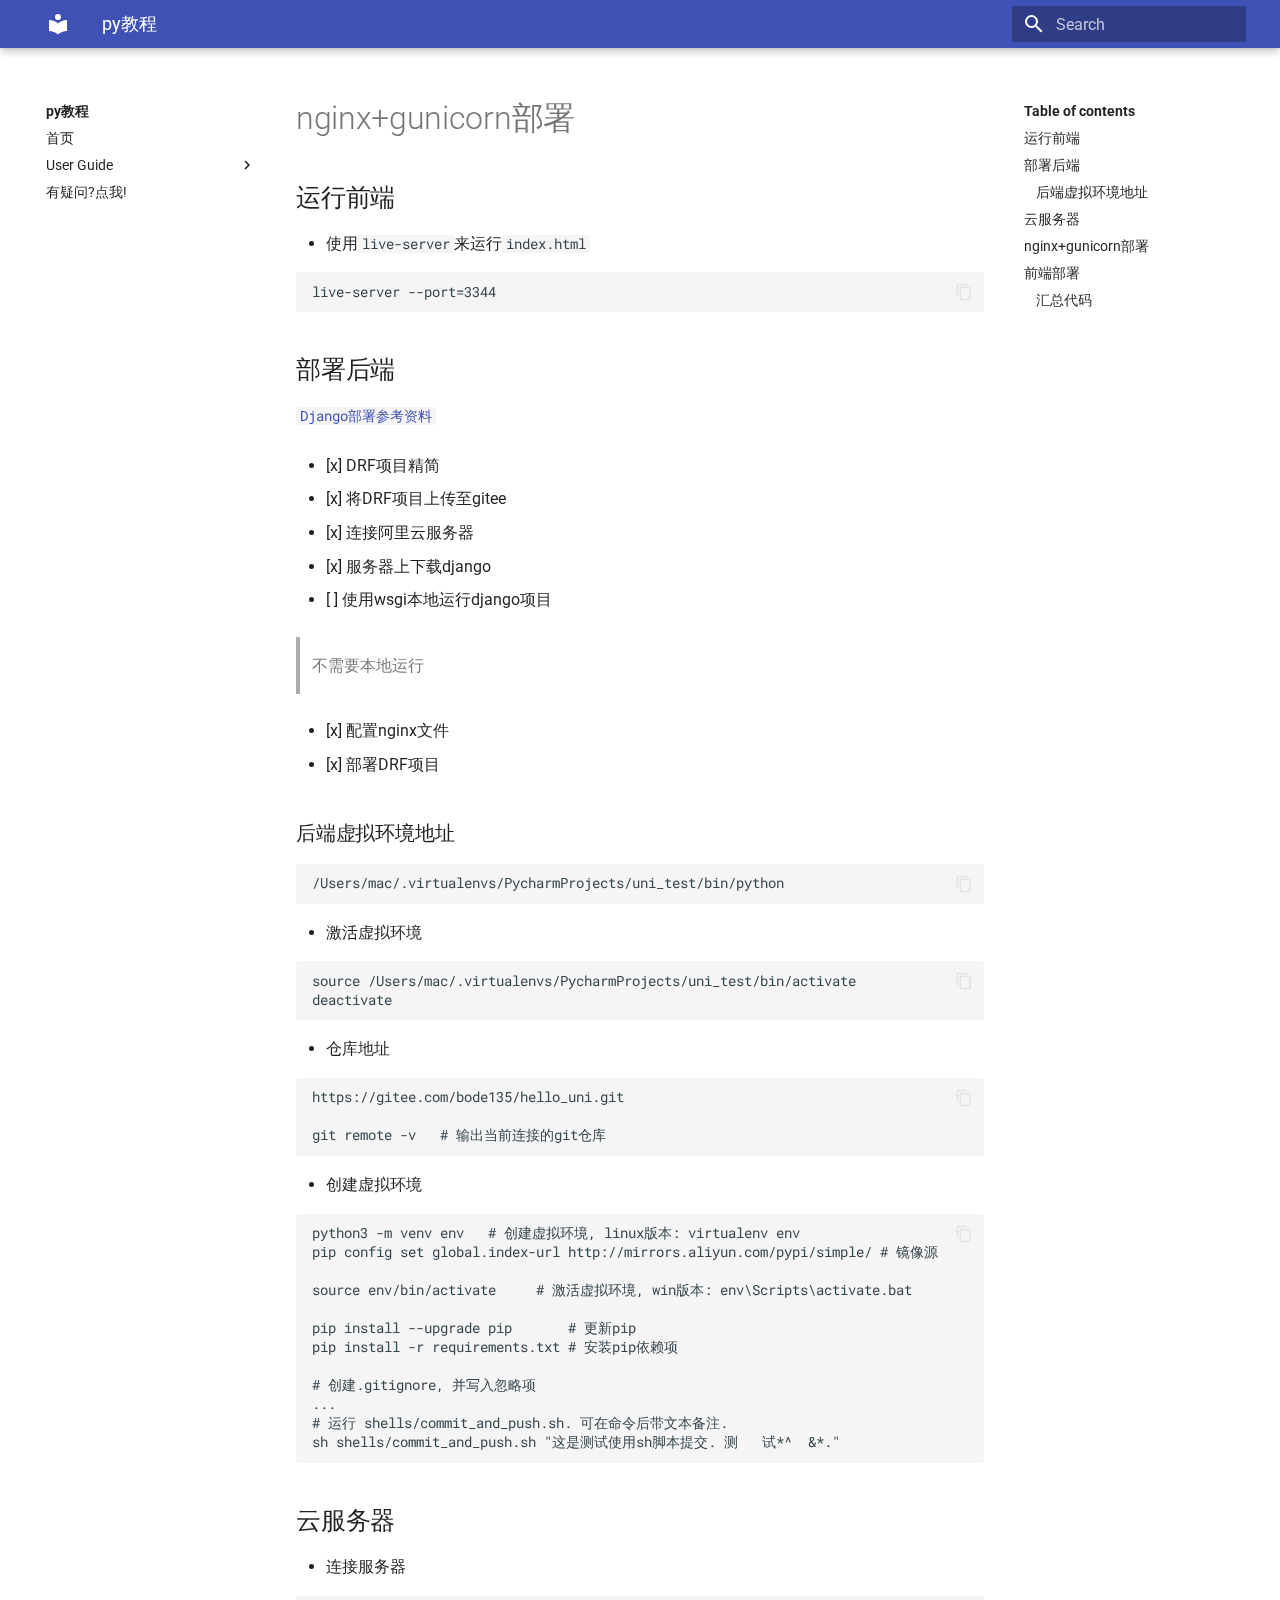
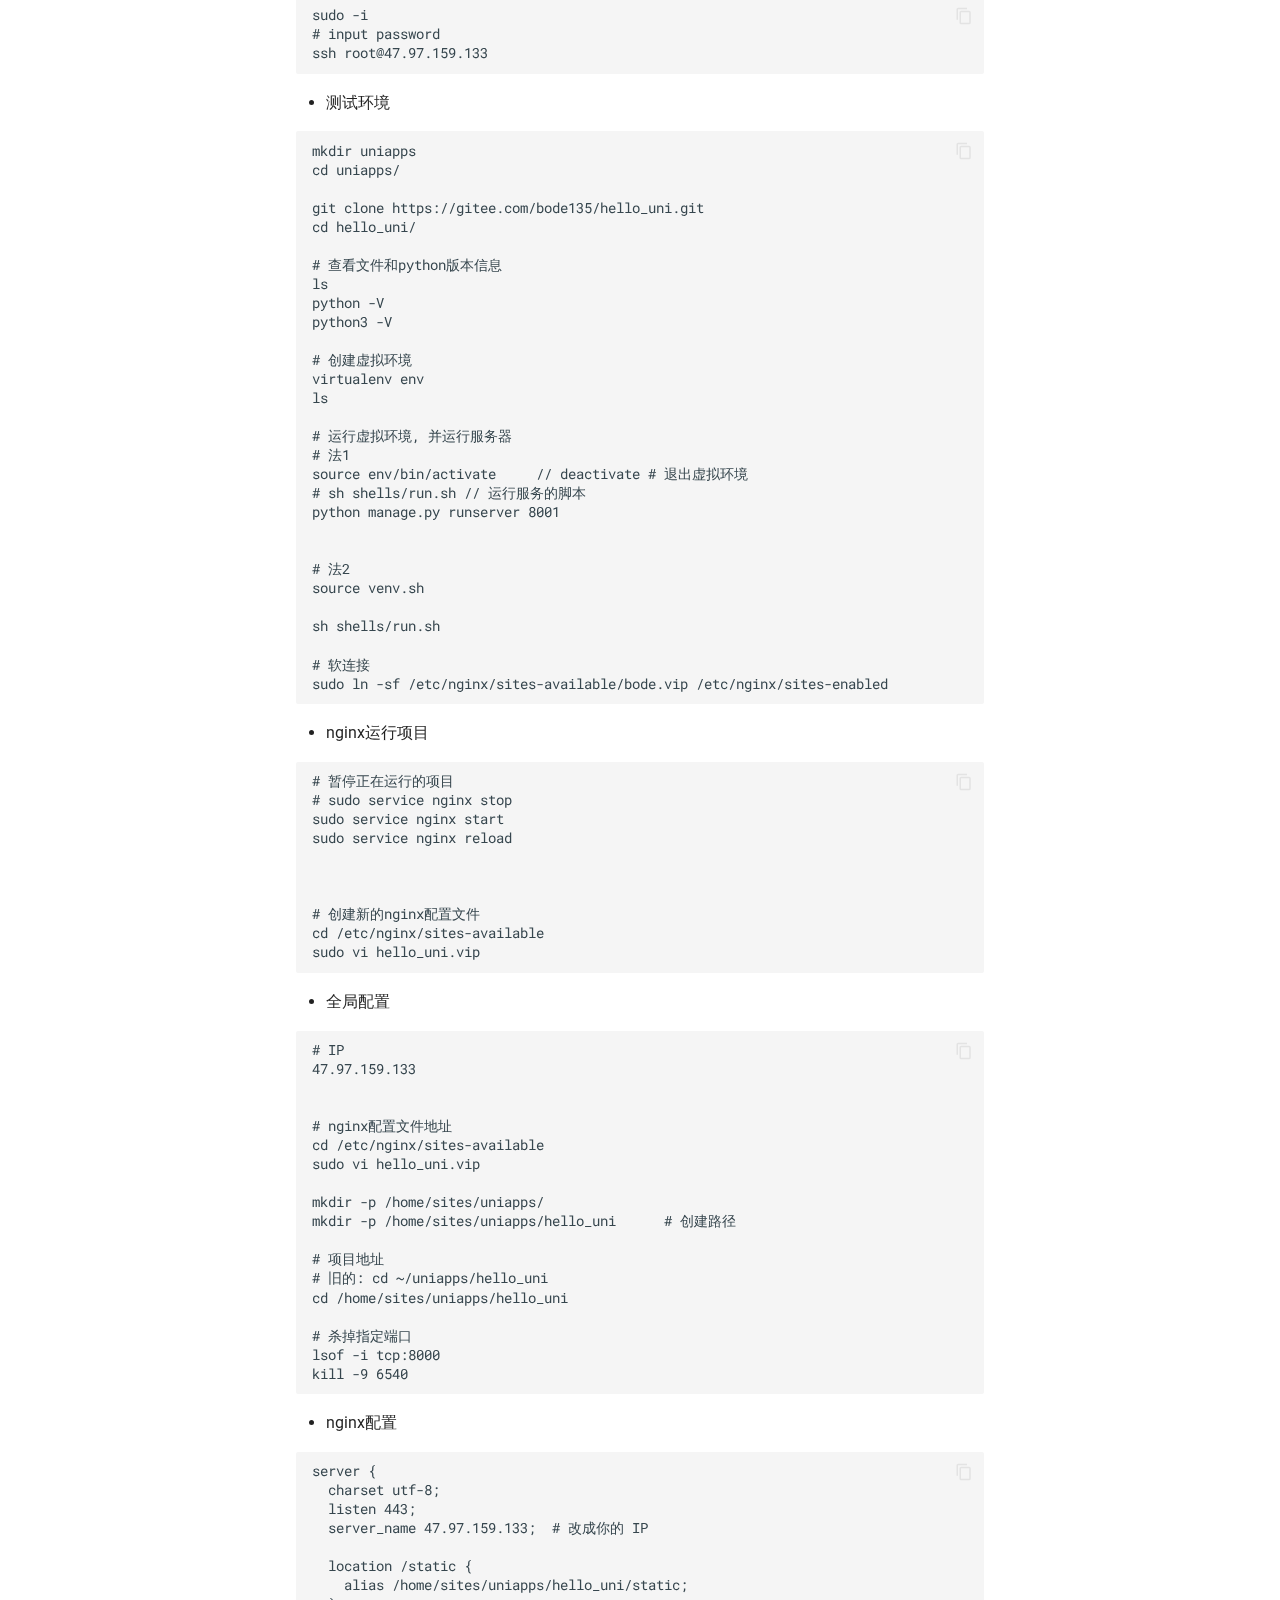
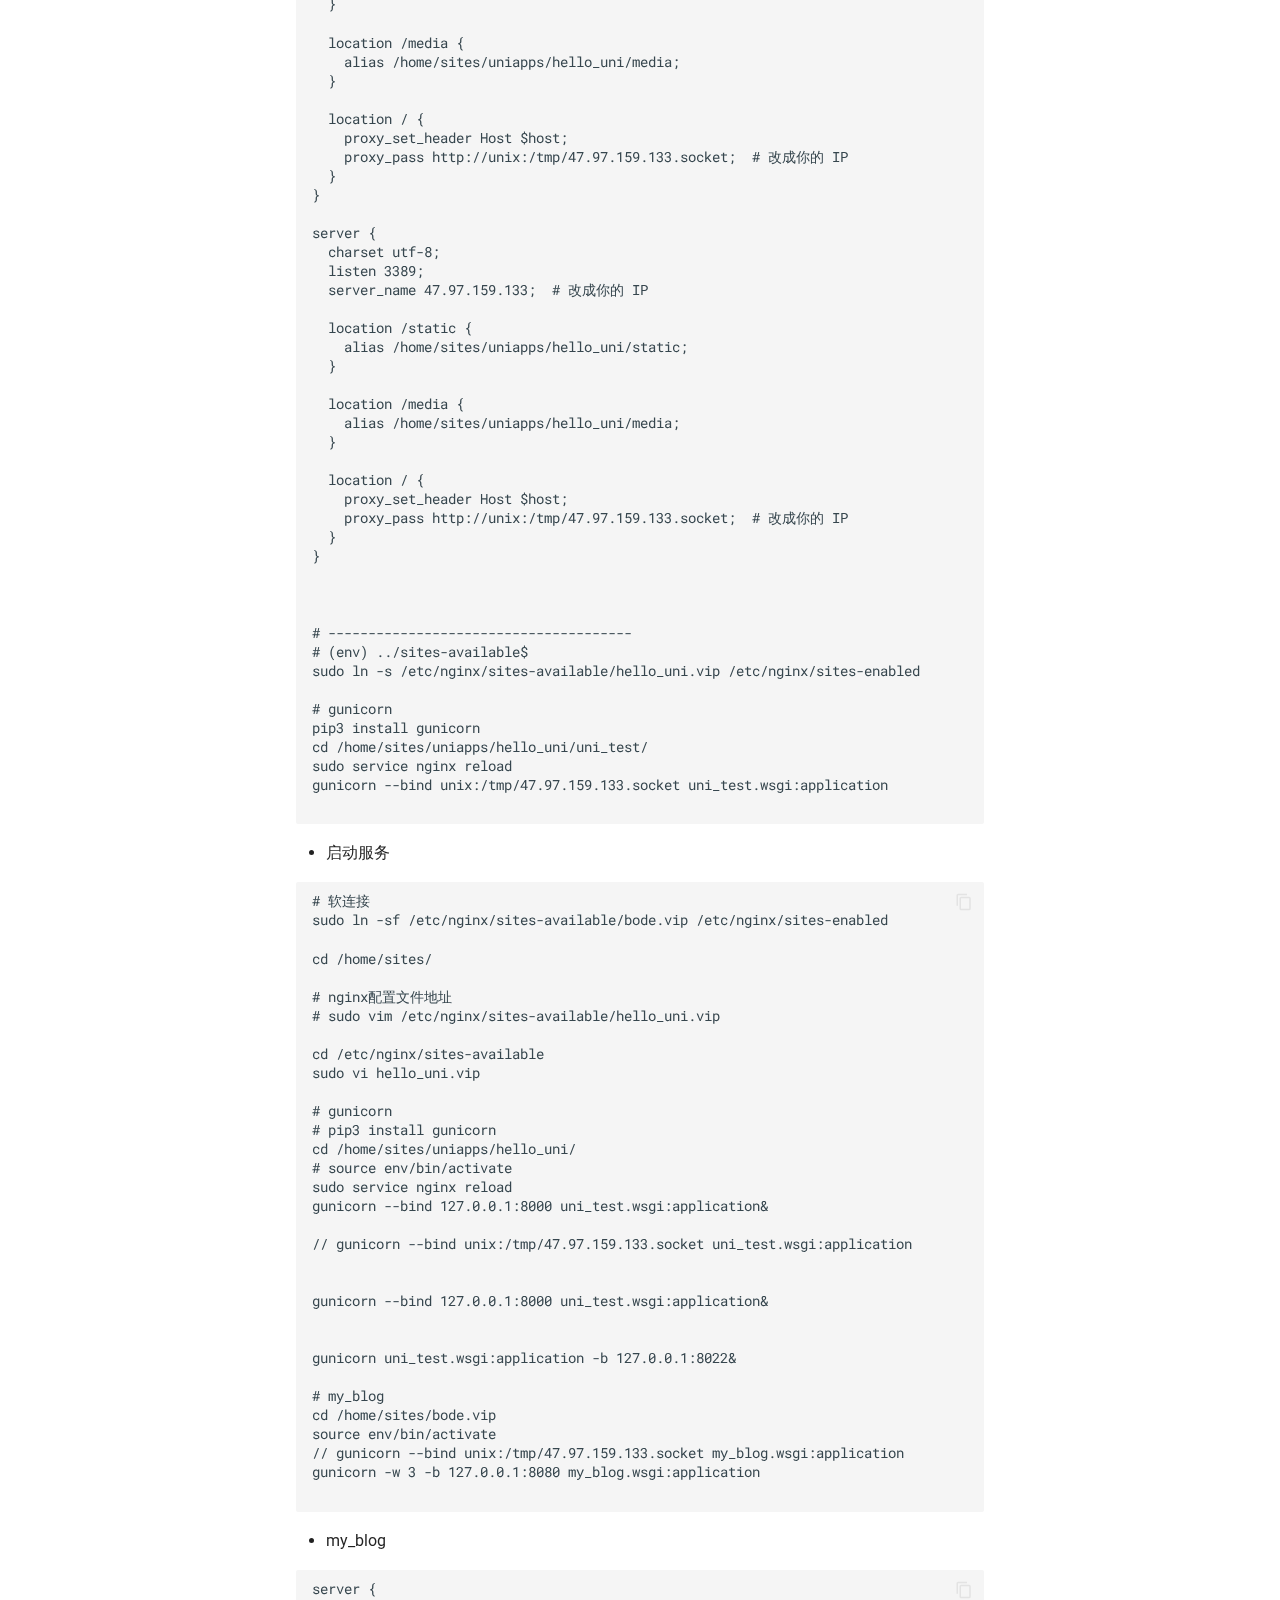
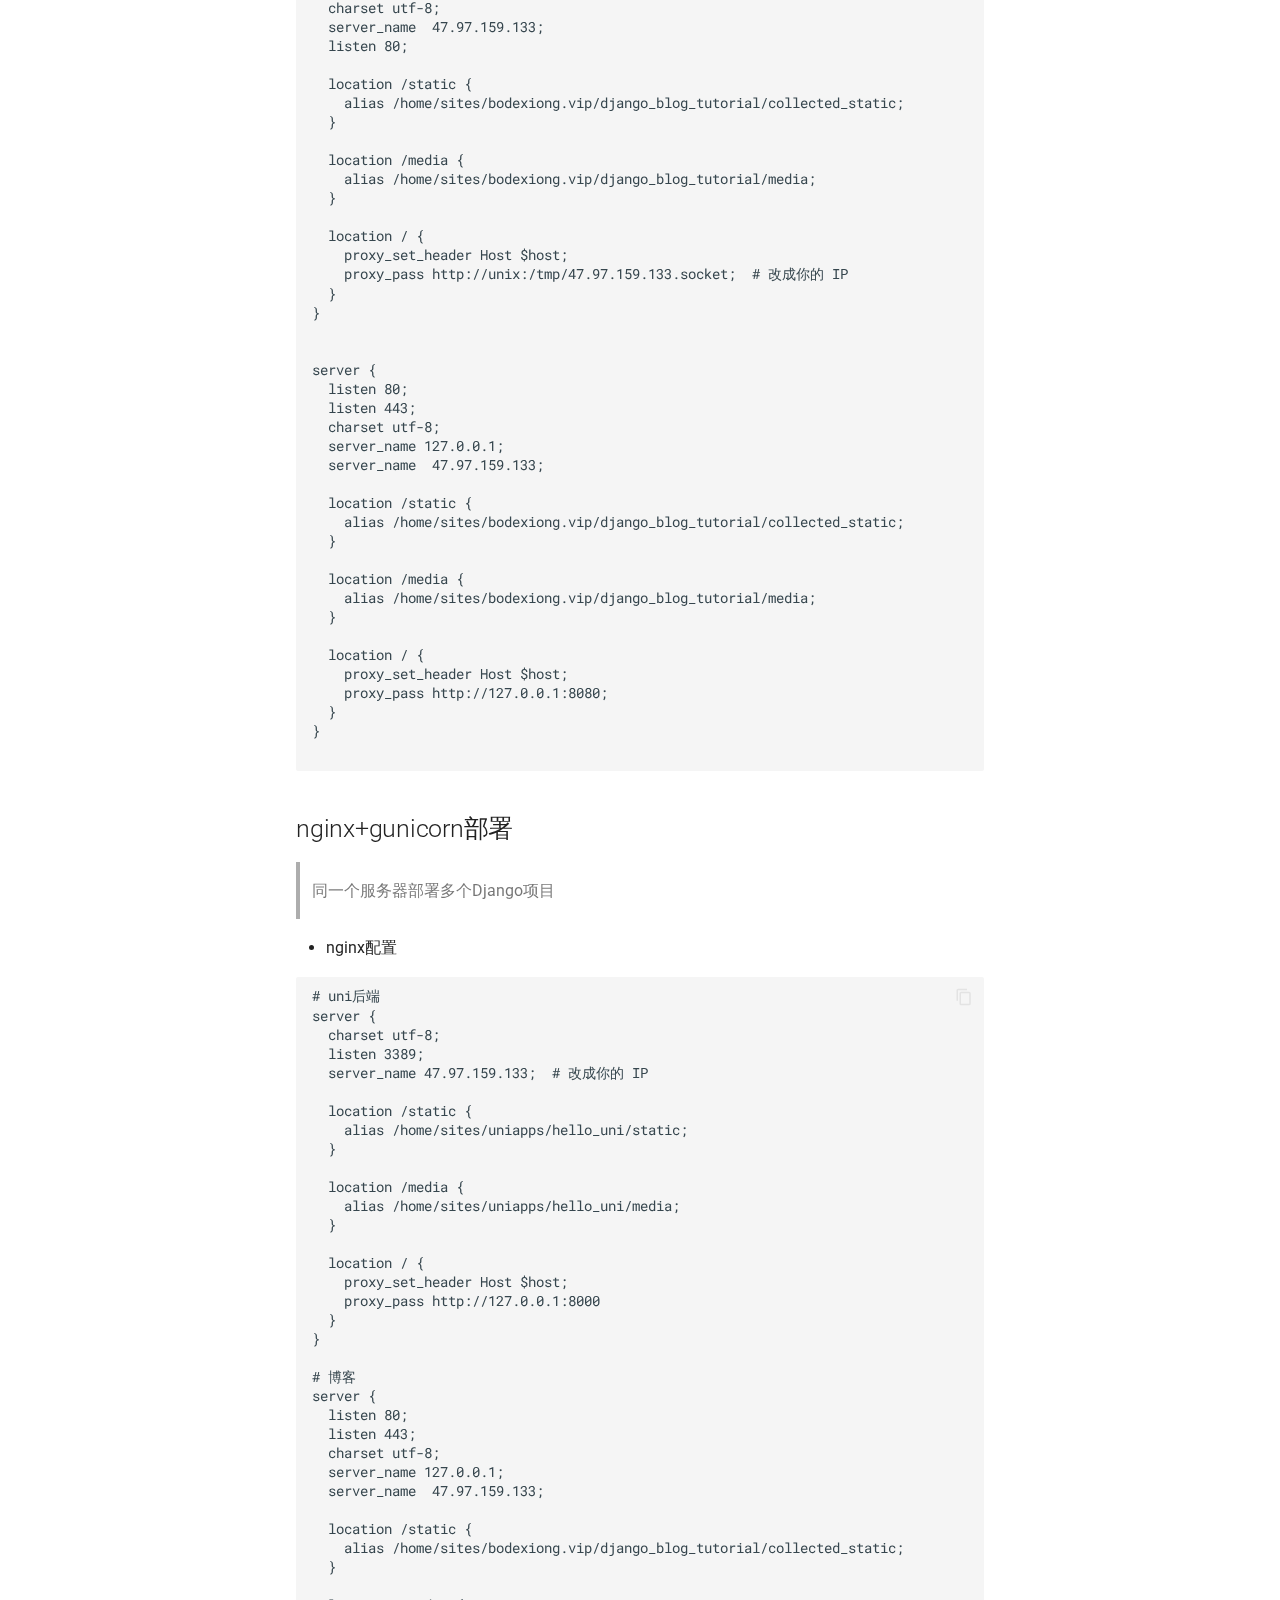
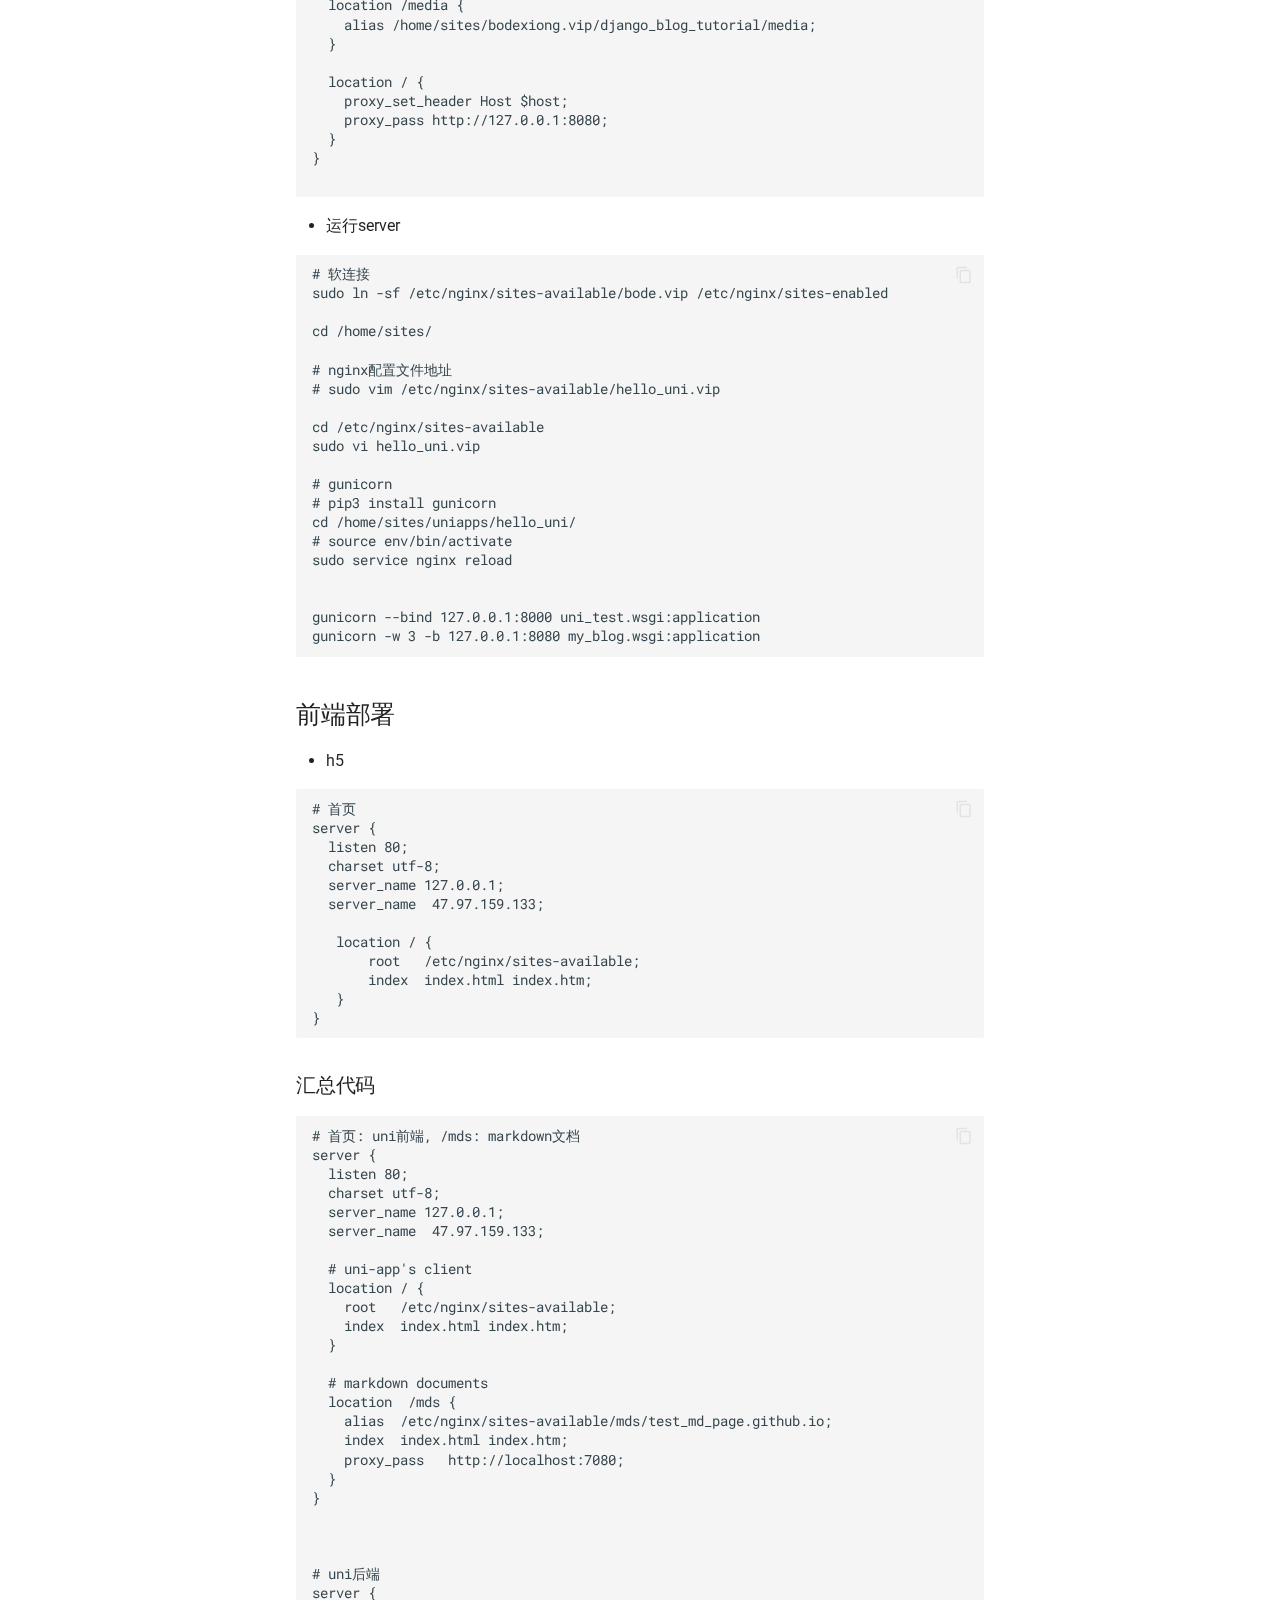
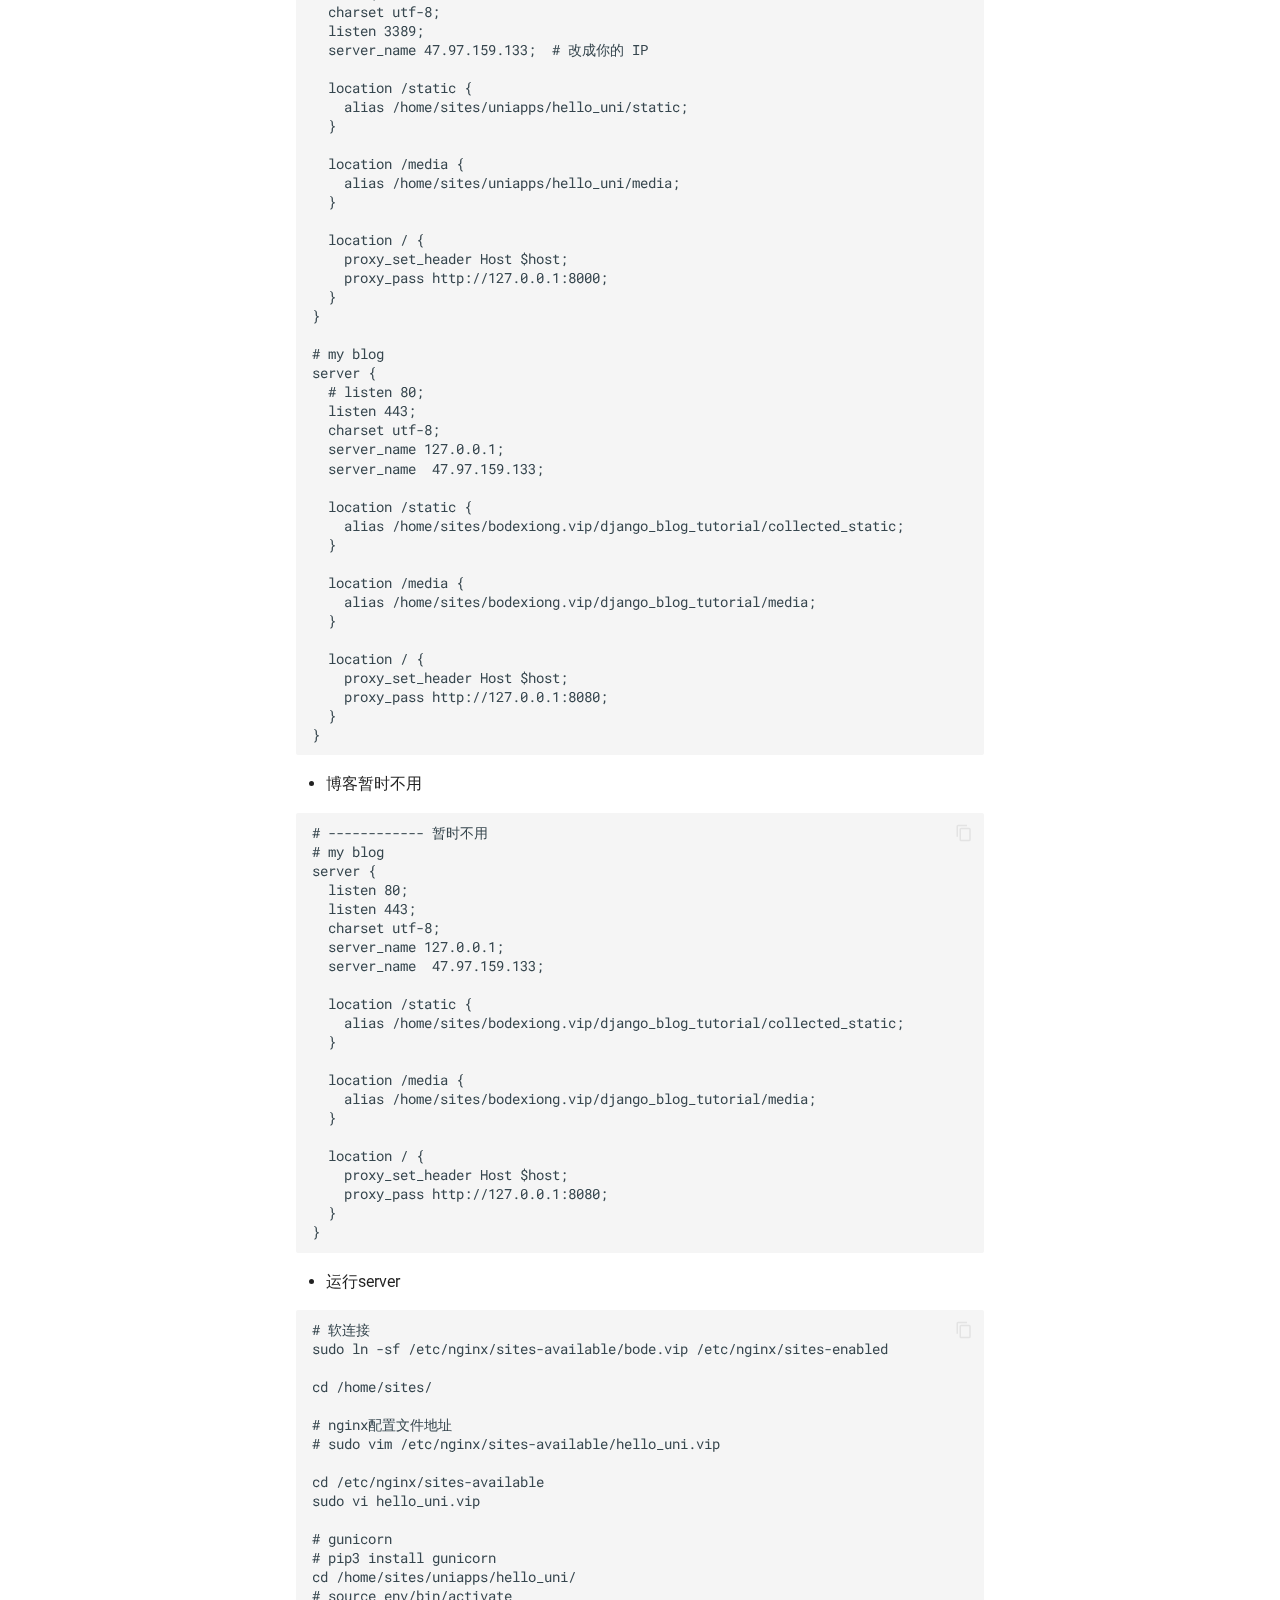
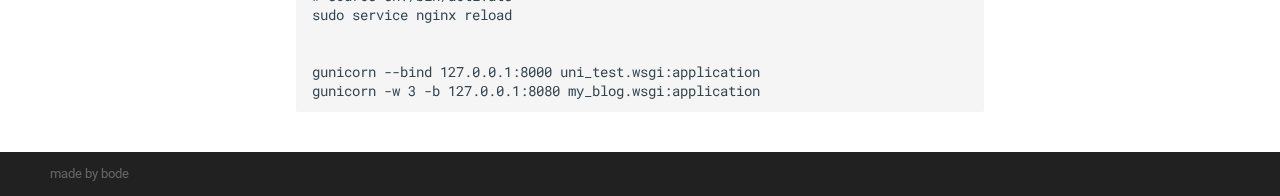
<file: nginx+gunicorn部署/index.html>
<!doctype html>
<html lang="en" class="no-js">
  <head>
    
      <meta charset="utf-8">
      <meta name="viewport" content="width=device-width,initial-scale=1">
      
      
      
      
      <link rel="icon" href="../assets/images/favicon.png">
      <meta name="generator" content="mkdocs-1.1.2, mkdocs-material-7.1.3">
    
    
      
        <title>nginx+gunicorn部署 - py教程</title>
      
    
    
      <link rel="stylesheet" href="../assets/stylesheets/main.e35208c4.min.css">
      
        
        <link rel="stylesheet" href="../assets/stylesheets/palette.ef6f36e2.min.css">
        
      
    
    
    
      
        
        <link rel="preconnect" href="https://fonts.gstatic.com" crossorigin>
        <link rel="stylesheet" href="https://fonts.googleapis.com/css?family=Roboto:300,400,400i,700%7CRoboto+Mono&display=fallback">
        <style>:root{--md-text-font-family:"Roboto";--md-code-font-family:"Roboto Mono"}</style>
      
    
    
    
      <link rel="stylesheet" href="../extra.css">
    
    
      
    
    
  </head>
  
  
    
    
    
    
    
    <body dir="ltr" data-md-color-scheme="" data-md-color-primary="none" data-md-color-accent="none">
  
    
    <script>function __prefix(e){return new URL("..",location).pathname+"."+e}function __get(e,t=localStorage){return JSON.parse(t.getItem(__prefix(e)))}</script>
    
    <input class="md-toggle" data-md-toggle="drawer" type="checkbox" id="__drawer" autocomplete="off">
    <input class="md-toggle" data-md-toggle="search" type="checkbox" id="__search" autocomplete="off">
    <label class="md-overlay" for="__drawer"></label>
    <div data-md-component="skip">
      
        
        <a href="#nginxgunicorn" class="md-skip">
          Skip to content
        </a>
      
    </div>
    <div data-md-component="announce">
      
    </div>
    
      <header class="md-header" data-md-component="header">
  <nav class="md-header__inner md-grid" aria-label="Header">
    <a href=".." title="py教程" class="md-header__button md-logo" aria-label="py教程" data-md-component="logo">
      
  
  <svg xmlns="http://www.w3.org/2000/svg" viewBox="0 0 24 24"><path d="M12 8a3 3 0 0 0 3-3 3 3 0 0 0-3-3 3 3 0 0 0-3 3 3 3 0 0 0 3 3m0 3.54C9.64 9.35 6.5 8 3 8v11c3.5 0 6.64 1.35 9 3.54 2.36-2.19 5.5-3.54 9-3.54V8c-3.5 0-6.64 1.35-9 3.54z"/></svg>

    </a>
    <label class="md-header__button md-icon" for="__drawer">
      <svg xmlns="http://www.w3.org/2000/svg" viewBox="0 0 24 24"><path d="M3 6h18v2H3V6m0 5h18v2H3v-2m0 5h18v2H3v-2z"/></svg>
    </label>
    <div class="md-header__title" data-md-component="header-title">
      <div class="md-header__ellipsis">
        <div class="md-header__topic">
          <span class="md-ellipsis">
            py教程
          </span>
        </div>
        <div class="md-header__topic" data-md-component="header-topic">
          <span class="md-ellipsis">
            
              nginx+gunicorn部署
            
          </span>
        </div>
      </div>
    </div>
    
    
    
      <label class="md-header__button md-icon" for="__search">
        <svg xmlns="http://www.w3.org/2000/svg" viewBox="0 0 24 24"><path d="M9.5 3A6.5 6.5 0 0 1 16 9.5c0 1.61-.59 3.09-1.56 4.23l.27.27h.79l5 5-1.5 1.5-5-5v-.79l-.27-.27A6.516 6.516 0 0 1 9.5 16 6.5 6.5 0 0 1 3 9.5 6.5 6.5 0 0 1 9.5 3m0 2C7 5 5 7 5 9.5S7 14 9.5 14 14 12 14 9.5 12 5 9.5 5z"/></svg>
      </label>
      
<div class="md-search" data-md-component="search" role="dialog">
  <label class="md-search__overlay" for="__search"></label>
  <div class="md-search__inner" role="search">
    <form class="md-search__form" name="search">
      <input type="text" class="md-search__input" name="query" aria-label="Search" placeholder="Search" autocapitalize="off" autocorrect="off" autocomplete="off" spellcheck="false" data-md-component="search-query" data-md-state="active" required>
      <label class="md-search__icon md-icon" for="__search">
        <svg xmlns="http://www.w3.org/2000/svg" viewBox="0 0 24 24"><path d="M9.5 3A6.5 6.5 0 0 1 16 9.5c0 1.61-.59 3.09-1.56 4.23l.27.27h.79l5 5-1.5 1.5-5-5v-.79l-.27-.27A6.516 6.516 0 0 1 9.5 16 6.5 6.5 0 0 1 3 9.5 6.5 6.5 0 0 1 9.5 3m0 2C7 5 5 7 5 9.5S7 14 9.5 14 14 12 14 9.5 12 5 9.5 5z"/></svg>
        <svg xmlns="http://www.w3.org/2000/svg" viewBox="0 0 24 24"><path d="M20 11v2H8l5.5 5.5-1.42 1.42L4.16 12l7.92-7.92L13.5 5.5 8 11h12z"/></svg>
      </label>
      <button type="reset" class="md-search__icon md-icon" aria-label="Clear" tabindex="-1">
        <svg xmlns="http://www.w3.org/2000/svg" viewBox="0 0 24 24"><path d="M19 6.41 17.59 5 12 10.59 6.41 5 5 6.41 10.59 12 5 17.59 6.41 19 12 13.41 17.59 19 19 17.59 13.41 12 19 6.41z"/></svg>
      </button>
    </form>
    <div class="md-search__output">
      <div class="md-search__scrollwrap" data-md-scrollfix>
        <div class="md-search-result" data-md-component="search-result">
          <div class="md-search-result__meta">
            Initializing search
          </div>
          <ol class="md-search-result__list"></ol>
        </div>
      </div>
    </div>
  </div>
</div>
    
    
  </nav>
</header>
    
    <div class="md-container" data-md-component="container">
      
      
        
      
      <main class="md-main" data-md-component="main">
        <div class="md-main__inner md-grid">
          
            
              
              <div class="md-sidebar md-sidebar--primary" data-md-component="sidebar" data-md-type="navigation" >
                <div class="md-sidebar__scrollwrap">
                  <div class="md-sidebar__inner">
                    


<nav class="md-nav md-nav--primary" aria-label="Navigation" data-md-level="0">
  <label class="md-nav__title" for="__drawer">
    <a href=".." title="py教程" class="md-nav__button md-logo" aria-label="py教程" data-md-component="logo">
      
  
  <svg xmlns="http://www.w3.org/2000/svg" viewBox="0 0 24 24"><path d="M12 8a3 3 0 0 0 3-3 3 3 0 0 0-3-3 3 3 0 0 0-3 3 3 3 0 0 0 3 3m0 3.54C9.64 9.35 6.5 8 3 8v11c3.5 0 6.64 1.35 9 3.54 2.36-2.19 5.5-3.54 9-3.54V8c-3.5 0-6.64 1.35-9 3.54z"/></svg>

    </a>
    py教程
  </label>
  
  <ul class="md-nav__list" data-md-scrollfix>
    
      
      
      

  
  
  
    <li class="md-nav__item">
      <a href=".." class="md-nav__link">
        首页
      </a>
    </li>
  

    
      
      
      

  
  
  
    
    <li class="md-nav__item md-nav__item--nested">
      
      
        <input class="md-nav__toggle md-toggle" data-md-toggle="__nav_2" type="checkbox" id="__nav_2" >
      
      <label class="md-nav__link" for="__nav_2">
        User Guide
        <span class="md-nav__icon md-icon"></span>
      </label>
      <nav class="md-nav" aria-label="User Guide" data-md-level="1">
        <label class="md-nav__title" for="__nav_2">
          <span class="md-nav__icon md-icon"></span>
          User Guide
        </label>
        <ul class="md-nav__list" data-md-scrollfix>
          
            
  
  
  
    <li class="md-nav__item">
      <a href="../about/" class="md-nav__link">
        关于
      </a>
    </li>
  

          
            
  
  
  
    
    <li class="md-nav__item md-nav__item--nested">
      
      
        <input class="md-nav__toggle md-toggle" data-md-toggle="__nav_2_2" type="checkbox" id="__nav_2_2" >
      
      <label class="md-nav__link" for="__nav_2_2">
        haha
        <span class="md-nav__icon md-icon"></span>
      </label>
      <nav class="md-nav" aria-label="haha" data-md-level="2">
        <label class="md-nav__title" for="__nav_2_2">
          <span class="md-nav__icon md-icon"></span>
          haha
        </label>
        <ul class="md-nav__list" data-md-scrollfix>
          
            
  
  
  
    <li class="md-nav__item">
      <a href="../source/222/" class="md-nav__link">
        文件222
      </a>
    </li>
  

          
            
  
  
  
    <li class="md-nav__item">
      <a href="../source/333/" class="md-nav__link">
        文件333
      </a>
    </li>
  

          
        </ul>
      </nav>
    </li>
  

          
        </ul>
      </nav>
    </li>
  

    
      
      
      

  
  
  
    <li class="md-nav__item">
      <a href="https://www.baidu.com/" class="md-nav__link">
        有疑问?点我!
      </a>
    </li>
  

    
  </ul>
</nav>
                  </div>
                </div>
              </div>
            
            
              
              <div class="md-sidebar md-sidebar--secondary" data-md-component="sidebar" data-md-type="toc" >
                <div class="md-sidebar__scrollwrap">
                  <div class="md-sidebar__inner">
                    
<nav class="md-nav md-nav--secondary" aria-label="Table of contents">
  
  
  
    
  
  
    <label class="md-nav__title" for="__toc">
      <span class="md-nav__icon md-icon"></span>
      Table of contents
    </label>
    <ul class="md-nav__list" data-md-component="toc" data-md-scrollfix>
      
        <li class="md-nav__item">
  <a href="#_1" class="md-nav__link">
    运行前端
  </a>
  
</li>
      
        <li class="md-nav__item">
  <a href="#_2" class="md-nav__link">
    部署后端
  </a>
  
    <nav class="md-nav" aria-label="部署后端">
      <ul class="md-nav__list">
        
          <li class="md-nav__item">
  <a href="#_3" class="md-nav__link">
    后端虚拟环境地址
  </a>
  
</li>
        
      </ul>
    </nav>
  
</li>
      
        <li class="md-nav__item">
  <a href="#_4" class="md-nav__link">
    云服务器
  </a>
  
</li>
      
        <li class="md-nav__item">
  <a href="#nginxgunicorn_1" class="md-nav__link">
    nginx+gunicorn部署
  </a>
  
</li>
      
        <li class="md-nav__item">
  <a href="#_5" class="md-nav__link">
    前端部署
  </a>
  
    <nav class="md-nav" aria-label="前端部署">
      <ul class="md-nav__list">
        
          <li class="md-nav__item">
  <a href="#_6" class="md-nav__link">
    汇总代码
  </a>
  
</li>
        
      </ul>
    </nav>
  
</li>
      
        <li class="md-nav__item">
  <a href="#_7" class="md-nav__link">
    
  </a>
  
</li>
      
    </ul>
  
</nav>
                  </div>
                </div>
              </div>
            
          
          <div class="md-content" data-md-component="content">
            <article class="md-content__inner md-typeset">
              
                
                
                <h1 id="nginxgunicorn">nginx+gunicorn部署</h1>
<h2 id="_1">运行前端</h2>
<ul>
<li>使用<code>live-server</code>来运行<code>index.html</code></li>
</ul>
<pre><code class="language-shell">live-server --port=3344
</code></pre>
<h2 id="_2">部署后端</h2>
<p><a href="https://www.dusaiphoto.com/article/71/"><code>Django部署参考资料</code></a></p>
<ul>
<li>
<p>[x] DRF项目精简</p>
</li>
<li>
<p>[x] 将DRF项目上传至gitee</p>
</li>
<li>
<p>[x] 连接阿里云服务器</p>
</li>
<li>
<p>[x] 服务器上下载django</p>
</li>
<li>
<p>[ ] 使用wsgi本地运行django项目</p>
</li>
</ul>
<blockquote>
<p>不需要本地运行</p>
</blockquote>
<ul>
<li>
<p>[x] 配置nginx文件</p>
</li>
<li>
<p>[x] 部署DRF项目</p>
</li>
</ul>
<h3 id="_3">后端虚拟环境地址</h3>
<pre><code>/Users/mac/.virtualenvs/PycharmProjects/uni_test/bin/python
</code></pre>
<ul>
<li>激活虚拟环境</li>
</ul>
<pre><code>source /Users/mac/.virtualenvs/PycharmProjects/uni_test/bin/activate
deactivate
</code></pre>
<ul>
<li>仓库地址</li>
</ul>
<pre><code>https://gitee.com/bode135/hello_uni.git

git remote -v   # 输出当前连接的git仓库
</code></pre>
<ul>
<li>创建虚拟环境</li>
</ul>
<pre><code>python3 -m venv env   # 创建虚拟环境, linux版本: virtualenv env
pip config set global.index-url http://mirrors.aliyun.com/pypi/simple/ # 镜像源

source env/bin/activate     # 激活虚拟环境, win版本: env\Scripts\activate.bat

pip install --upgrade pip       # 更新pip
pip install -r requirements.txt # 安装pip依赖项

# 创建.gitignore, 并写入忽略项
...
# 运行 shells/commit_and_push.sh. 可在命令后带文本备注.
sh shells/commit_and_push.sh &quot;这是测试使用sh脚本提交. 测   试*^  &amp;*.&quot;
</code></pre>
<h2 id="_4">云服务器</h2>
<ul>
<li>连接服务器</li>
</ul>
<pre><code>sudo -i
# input password
ssh root@47.97.159.133
</code></pre>
<ul>
<li>测试环境</li>
</ul>
<pre><code>mkdir uniapps
cd uniapps/

git clone https://gitee.com/bode135/hello_uni.git
cd hello_uni/

# 查看文件和python版本信息
ls
python -V
python3 -V

# 创建虚拟环境
virtualenv env
ls

# 运行虚拟环境, 并运行服务器
# 法1
source env/bin/activate     // deactivate # 退出虚拟环境
# sh shells/run.sh // 运行服务的脚本
python manage.py runserver 8001


# 法2
source venv.sh

sh shells/run.sh

# 软连接
sudo ln -sf /etc/nginx/sites-available/bode.vip /etc/nginx/sites-enabled
</code></pre>
<ul>
<li>nginx运行项目</li>
</ul>
<pre><code># 暂停正在运行的项目
# sudo service nginx stop
sudo service nginx start
sudo service nginx reload



# 创建新的nginx配置文件
cd /etc/nginx/sites-available
sudo vi hello_uni.vip
</code></pre>
<ul>
<li>全局配置</li>
</ul>
<pre><code># IP
47.97.159.133


# nginx配置文件地址
cd /etc/nginx/sites-available
sudo vi hello_uni.vip

mkdir -p /home/sites/uniapps/
mkdir -p /home/sites/uniapps/hello_uni      # 创建路径

# 项目地址
# 旧的: cd ~/uniapps/hello_uni
cd /home/sites/uniapps/hello_uni

# 杀掉指定端口
lsof -i tcp:8000
kill -9 6540
</code></pre>
<ul>
<li>nginx配置</li>
</ul>
<pre><code>server {
  charset utf-8;
  listen 443;
  server_name 47.97.159.133;  # 改成你的 IP

  location /static {
    alias /home/sites/uniapps/hello_uni/static;
  }

  location /media {
    alias /home/sites/uniapps/hello_uni/media;
  }

  location / {
    proxy_set_header Host $host;
    proxy_pass http://unix:/tmp/47.97.159.133.socket;  # 改成你的 IP
  }
}

server {
  charset utf-8;
  listen 3389;
  server_name 47.97.159.133;  # 改成你的 IP

  location /static {
    alias /home/sites/uniapps/hello_uni/static;
  }

  location /media {
    alias /home/sites/uniapps/hello_uni/media;
  }

  location / {
    proxy_set_header Host $host;
    proxy_pass http://unix:/tmp/47.97.159.133.socket;  # 改成你的 IP
  }
}



# --------------------------------------
# (env) ../sites-available$ 
sudo ln -s /etc/nginx/sites-available/hello_uni.vip /etc/nginx/sites-enabled

# gunicorn
pip3 install gunicorn
cd /home/sites/uniapps/hello_uni/uni_test/
sudo service nginx reload
gunicorn --bind unix:/tmp/47.97.159.133.socket uni_test.wsgi:application

</code></pre>
<ul>
<li>启动服务</li>
</ul>
<pre><code># 软连接
sudo ln -sf /etc/nginx/sites-available/bode.vip /etc/nginx/sites-enabled

cd /home/sites/

# nginx配置文件地址
# sudo vim /etc/nginx/sites-available/hello_uni.vip

cd /etc/nginx/sites-available
sudo vi hello_uni.vip

# gunicorn
# pip3 install gunicorn
cd /home/sites/uniapps/hello_uni/
# source env/bin/activate
sudo service nginx reload
gunicorn --bind 127.0.0.1:8000 uni_test.wsgi:application&amp;

// gunicorn --bind unix:/tmp/47.97.159.133.socket uni_test.wsgi:application


gunicorn --bind 127.0.0.1:8000 uni_test.wsgi:application&amp;


gunicorn uni_test.wsgi:application -b 127.0.0.1:8022&amp;

# my_blog
cd /home/sites/bode.vip
source env/bin/activate
// gunicorn --bind unix:/tmp/47.97.159.133.socket my_blog.wsgi:application
gunicorn -w 3 -b 127.0.0.1:8080 my_blog.wsgi:application

</code></pre>
<ul>
<li>my_blog</li>
</ul>
<pre><code>server {
  charset utf-8;
  server_name  47.97.159.133;
  listen 80;

  location /static {
    alias /home/sites/bodexiong.vip/django_blog_tutorial/collected_static;
  }

  location /media {
    alias /home/sites/bodexiong.vip/django_blog_tutorial/media;
  }

  location / {
    proxy_set_header Host $host;
    proxy_pass http://unix:/tmp/47.97.159.133.socket;  # 改成你的 IP
  }
}


server {
  listen 80;
  listen 443;
  charset utf-8;
  server_name 127.0.0.1;
  server_name  47.97.159.133;

  location /static {
    alias /home/sites/bodexiong.vip/django_blog_tutorial/collected_static;
  }

  location /media {
    alias /home/sites/bodexiong.vip/django_blog_tutorial/media;
  }

  location / {
    proxy_set_header Host $host;
    proxy_pass http://127.0.0.1:8080;
  }
}

</code></pre>
<h2 id="nginxgunicorn_1">nginx+gunicorn部署</h2>
<blockquote>
<p>同一个服务器部署多个Django项目</p>
</blockquote>
<ul>
<li>nginx配置</li>
</ul>
<pre><code># uni后端
server {
  charset utf-8;
  listen 3389;
  server_name 47.97.159.133;  # 改成你的 IP

  location /static {
    alias /home/sites/uniapps/hello_uni/static;
  }

  location /media {
    alias /home/sites/uniapps/hello_uni/media;
  }

  location / {
    proxy_set_header Host $host;
    proxy_pass http://127.0.0.1:8000
  }
}

# 博客
server {
  listen 80;
  listen 443;
  charset utf-8;
  server_name 127.0.0.1;
  server_name  47.97.159.133;

  location /static {
    alias /home/sites/bodexiong.vip/django_blog_tutorial/collected_static;
  }

  location /media {
    alias /home/sites/bodexiong.vip/django_blog_tutorial/media;
  }

  location / {
    proxy_set_header Host $host;
    proxy_pass http://127.0.0.1:8080;
  }
}

</code></pre>
<ul>
<li>运行server</li>
</ul>
<pre><code># 软连接
sudo ln -sf /etc/nginx/sites-available/bode.vip /etc/nginx/sites-enabled

cd /home/sites/

# nginx配置文件地址
# sudo vim /etc/nginx/sites-available/hello_uni.vip

cd /etc/nginx/sites-available
sudo vi hello_uni.vip

# gunicorn
# pip3 install gunicorn
cd /home/sites/uniapps/hello_uni/
# source env/bin/activate
sudo service nginx reload


gunicorn --bind 127.0.0.1:8000 uni_test.wsgi:application
gunicorn -w 3 -b 127.0.0.1:8080 my_blog.wsgi:application
</code></pre>
<h2 id="_5">前端部署</h2>
<ul>
<li>h5</li>
</ul>
<pre><code># 首页
server {
  listen 80;
  charset utf-8;
  server_name 127.0.0.1;
  server_name  47.97.159.133;

   location / {
       root   /etc/nginx/sites-available;
       index  index.html index.htm;
   }
}
</code></pre>
<h3 id="_6">汇总代码</h3>
<pre><code class="language-shell"># 首页: uni前端, /mds: markdown文档
server {
  listen 80;
  charset utf-8;
  server_name 127.0.0.1;
  server_name  47.97.159.133;

  # uni-app's client
  location / {
    root   /etc/nginx/sites-available;
    index  index.html index.htm;
  }

  # markdown documents
  location  /mds {
    alias  /etc/nginx/sites-available/mds/test_md_page.github.io;
    index  index.html index.htm;
    proxy_pass   http://localhost:7080;
  }
}



# uni后端
server {
  charset utf-8;
  listen 3389;
  server_name 47.97.159.133;  # 改成你的 IP

  location /static {
    alias /home/sites/uniapps/hello_uni/static;
  }

  location /media {
    alias /home/sites/uniapps/hello_uni/media;
  }

  location / {
    proxy_set_header Host $host;
    proxy_pass http://127.0.0.1:8000;
  }
}

# my blog
server {
  # listen 80;
  listen 443;
  charset utf-8;
  server_name 127.0.0.1;
  server_name  47.97.159.133;

  location /static {
    alias /home/sites/bodexiong.vip/django_blog_tutorial/collected_static;
  }

  location /media {
    alias /home/sites/bodexiong.vip/django_blog_tutorial/media;
  }

  location / {
    proxy_set_header Host $host;
    proxy_pass http://127.0.0.1:8080;
  }
}
</code></pre>
<ul>
<li>博客暂时不用</li>
</ul>
<pre><code class="language-shell"># ------------ 暂时不用
# my blog
server {
  listen 80;
  listen 443;
  charset utf-8;
  server_name 127.0.0.1;
  server_name  47.97.159.133;

  location /static {
    alias /home/sites/bodexiong.vip/django_blog_tutorial/collected_static;
  }

  location /media {
    alias /home/sites/bodexiong.vip/django_blog_tutorial/media;
  }

  location / {
    proxy_set_header Host $host;
    proxy_pass http://127.0.0.1:8080;
  }
}
</code></pre>
<ul>
<li>运行server</li>
</ul>
<pre><code># 软连接
sudo ln -sf /etc/nginx/sites-available/bode.vip /etc/nginx/sites-enabled

cd /home/sites/

# nginx配置文件地址
# sudo vim /etc/nginx/sites-available/hello_uni.vip

cd /etc/nginx/sites-available
sudo vi hello_uni.vip

# gunicorn
# pip3 install gunicorn
cd /home/sites/uniapps/hello_uni/
# source env/bin/activate
sudo service nginx reload


gunicorn --bind 127.0.0.1:8000 uni_test.wsgi:application
gunicorn -w 3 -b 127.0.0.1:8080 my_blog.wsgi:application
</code></pre>
<h2 id="_7"></h2>
                
              
              
                


              
            </article>
          </div>
        </div>
        
      </main>
      
        
<footer class="md-footer">
  
  <div class="md-footer-meta md-typeset">
    <div class="md-footer-meta__inner md-grid">
      <div class="md-footer-copyright">
        
        Made with
        <a href="https://squidfunk.github.io/mkdocs-material/" target="_blank" rel="noopener">
          Material for MkDocs
        </a>
        
      </div>
      
    </div>
  </div>
</footer>
      
    </div>
    <div class="md-dialog" data-md-component="dialog">
      <div class="md-dialog__inner md-typeset"></div>
    </div>
    <script id="__config" type="application/json">{"base": "..", "features": [], "translations": {"clipboard.copy": "Copy to clipboard", "clipboard.copied": "Copied to clipboard", "search.config.lang": "en", "search.config.pipeline": "trimmer, stopWordFilter", "search.config.separator": "[\\s\\-]+", "search.placeholder": "Search", "search.result.placeholder": "Type to start searching", "search.result.none": "No matching documents", "search.result.one": "1 matching document", "search.result.other": "# matching documents", "search.result.more.one": "1 more on this page", "search.result.more.other": "# more on this page", "search.result.term.missing": "Missing"}, "search": "../assets/javascripts/workers/search.fe42c31b.min.js", "version": null}</script>
    
    
      <script src="../assets/javascripts/bundle.4ea5477f.min.js"></script>
      
    
  </body>
</html>
</file>
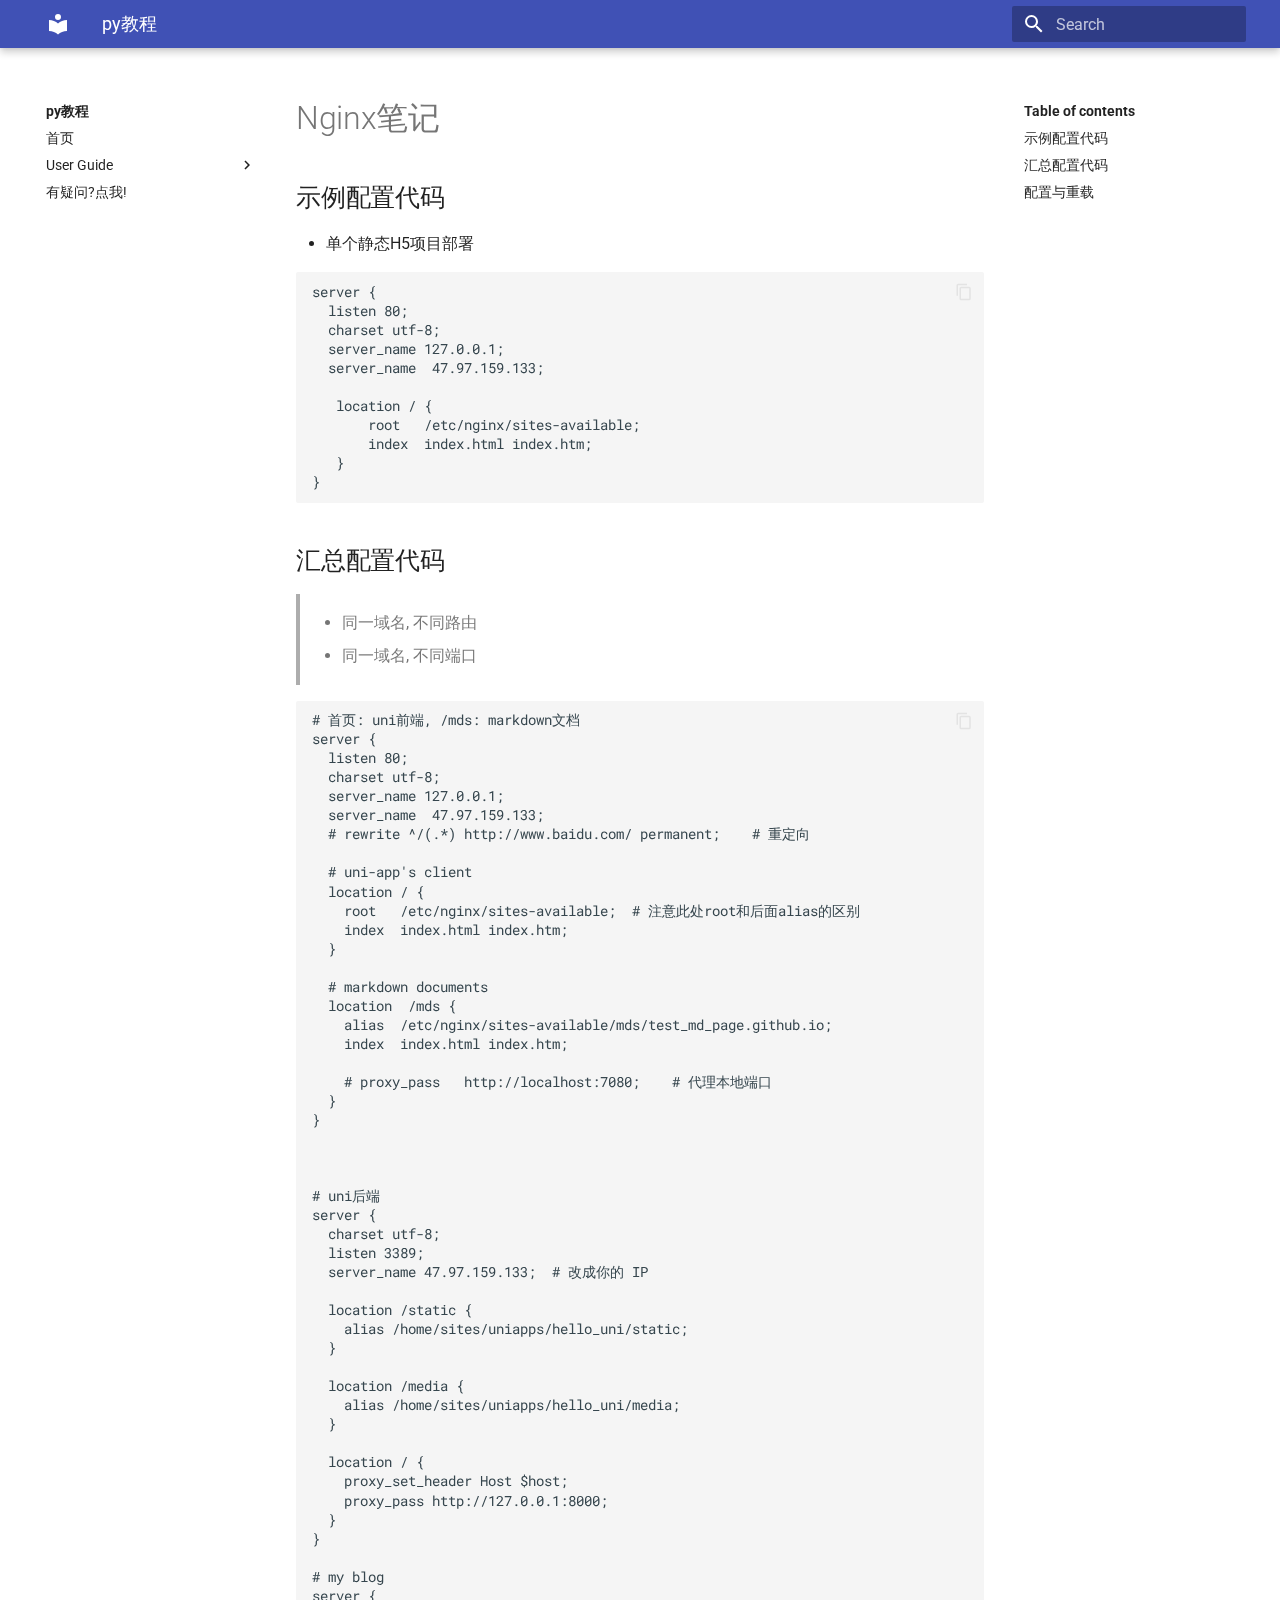
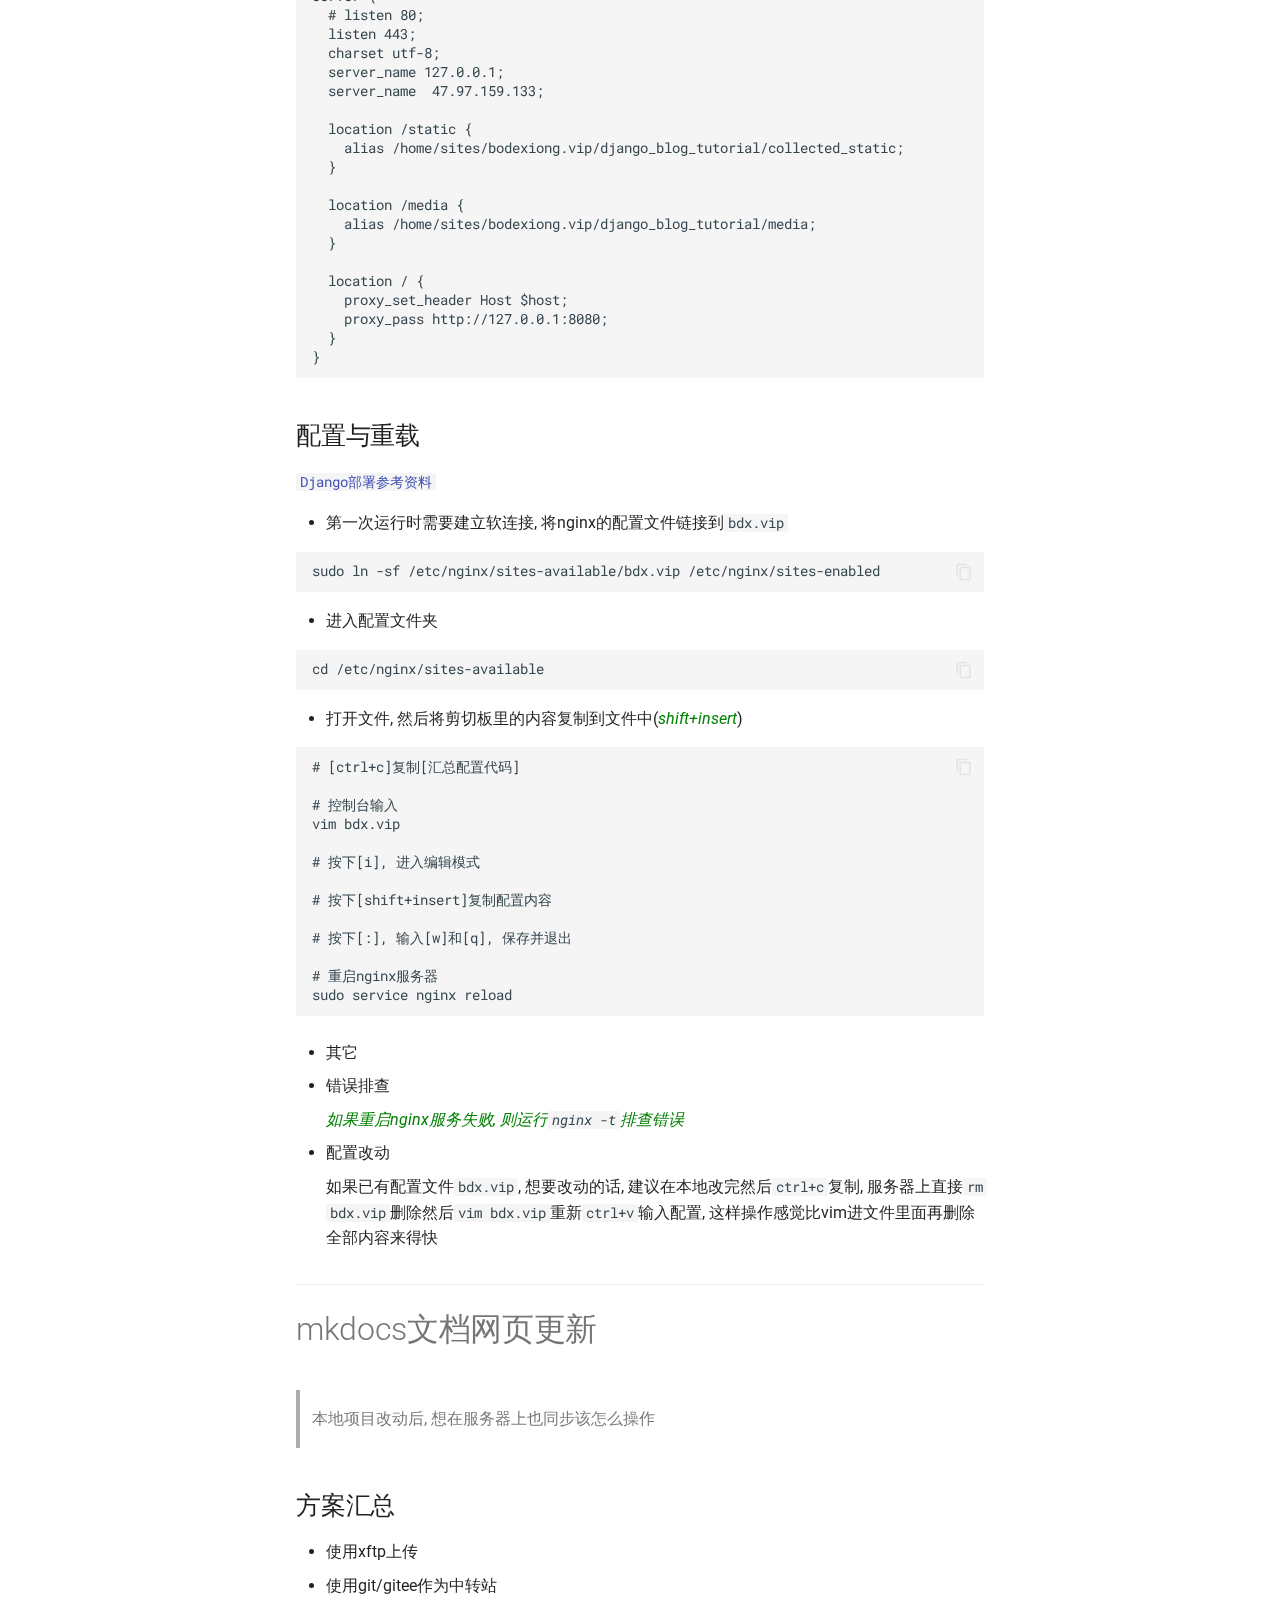
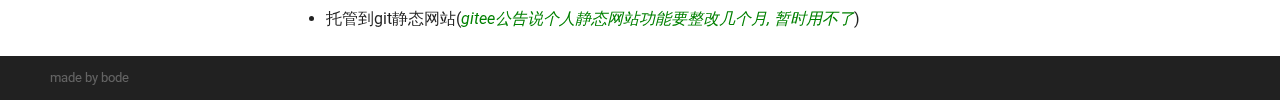
<file: Nginx部署/index.html>
<!doctype html>
<html lang="en" class="no-js">
  <head>
    
      <meta charset="utf-8">
      <meta name="viewport" content="width=device-width,initial-scale=1">
      
      
      
      
      <link rel="icon" href="../assets/images/favicon.png">
      <meta name="generator" content="mkdocs-1.1.2, mkdocs-material-7.1.3">
    
    
      
        <title>Nginx笔记 - py教程</title>
      
    
    
      <link rel="stylesheet" href="../assets/stylesheets/main.e35208c4.min.css">
      
        
        <link rel="stylesheet" href="../assets/stylesheets/palette.ef6f36e2.min.css">
        
      
    
    
    
      
        
        <link rel="preconnect" href="https://fonts.gstatic.com" crossorigin>
        <link rel="stylesheet" href="https://fonts.googleapis.com/css?family=Roboto:300,400,400i,700%7CRoboto+Mono&display=fallback">
        <style>:root{--md-text-font-family:"Roboto";--md-code-font-family:"Roboto Mono"}</style>
      
    
    
    
      <link rel="stylesheet" href="../extra.css">
    
    
      
    
    
  </head>
  
  
    
    
    
    
    
    <body dir="ltr" data-md-color-scheme="" data-md-color-primary="none" data-md-color-accent="none">
  
    
    <script>function __prefix(e){return new URL("..",location).pathname+"."+e}function __get(e,t=localStorage){return JSON.parse(t.getItem(__prefix(e)))}</script>
    
    <input class="md-toggle" data-md-toggle="drawer" type="checkbox" id="__drawer" autocomplete="off">
    <input class="md-toggle" data-md-toggle="search" type="checkbox" id="__search" autocomplete="off">
    <label class="md-overlay" for="__drawer"></label>
    <div data-md-component="skip">
      
        
        <a href="#nginx" class="md-skip">
          Skip to content
        </a>
      
    </div>
    <div data-md-component="announce">
      
    </div>
    
      <header class="md-header" data-md-component="header">
  <nav class="md-header__inner md-grid" aria-label="Header">
    <a href=".." title="py教程" class="md-header__button md-logo" aria-label="py教程" data-md-component="logo">
      
  
  <svg xmlns="http://www.w3.org/2000/svg" viewBox="0 0 24 24"><path d="M12 8a3 3 0 0 0 3-3 3 3 0 0 0-3-3 3 3 0 0 0-3 3 3 3 0 0 0 3 3m0 3.54C9.64 9.35 6.5 8 3 8v11c3.5 0 6.64 1.35 9 3.54 2.36-2.19 5.5-3.54 9-3.54V8c-3.5 0-6.64 1.35-9 3.54z"/></svg>

    </a>
    <label class="md-header__button md-icon" for="__drawer">
      <svg xmlns="http://www.w3.org/2000/svg" viewBox="0 0 24 24"><path d="M3 6h18v2H3V6m0 5h18v2H3v-2m0 5h18v2H3v-2z"/></svg>
    </label>
    <div class="md-header__title" data-md-component="header-title">
      <div class="md-header__ellipsis">
        <div class="md-header__topic">
          <span class="md-ellipsis">
            py教程
          </span>
        </div>
        <div class="md-header__topic" data-md-component="header-topic">
          <span class="md-ellipsis">
            
              Nginx笔记
            
          </span>
        </div>
      </div>
    </div>
    
    
    
      <label class="md-header__button md-icon" for="__search">
        <svg xmlns="http://www.w3.org/2000/svg" viewBox="0 0 24 24"><path d="M9.5 3A6.5 6.5 0 0 1 16 9.5c0 1.61-.59 3.09-1.56 4.23l.27.27h.79l5 5-1.5 1.5-5-5v-.79l-.27-.27A6.516 6.516 0 0 1 9.5 16 6.5 6.5 0 0 1 3 9.5 6.5 6.5 0 0 1 9.5 3m0 2C7 5 5 7 5 9.5S7 14 9.5 14 14 12 14 9.5 12 5 9.5 5z"/></svg>
      </label>
      
<div class="md-search" data-md-component="search" role="dialog">
  <label class="md-search__overlay" for="__search"></label>
  <div class="md-search__inner" role="search">
    <form class="md-search__form" name="search">
      <input type="text" class="md-search__input" name="query" aria-label="Search" placeholder="Search" autocapitalize="off" autocorrect="off" autocomplete="off" spellcheck="false" data-md-component="search-query" data-md-state="active" required>
      <label class="md-search__icon md-icon" for="__search">
        <svg xmlns="http://www.w3.org/2000/svg" viewBox="0 0 24 24"><path d="M9.5 3A6.5 6.5 0 0 1 16 9.5c0 1.61-.59 3.09-1.56 4.23l.27.27h.79l5 5-1.5 1.5-5-5v-.79l-.27-.27A6.516 6.516 0 0 1 9.5 16 6.5 6.5 0 0 1 3 9.5 6.5 6.5 0 0 1 9.5 3m0 2C7 5 5 7 5 9.5S7 14 9.5 14 14 12 14 9.5 12 5 9.5 5z"/></svg>
        <svg xmlns="http://www.w3.org/2000/svg" viewBox="0 0 24 24"><path d="M20 11v2H8l5.5 5.5-1.42 1.42L4.16 12l7.92-7.92L13.5 5.5 8 11h12z"/></svg>
      </label>
      <button type="reset" class="md-search__icon md-icon" aria-label="Clear" tabindex="-1">
        <svg xmlns="http://www.w3.org/2000/svg" viewBox="0 0 24 24"><path d="M19 6.41 17.59 5 12 10.59 6.41 5 5 6.41 10.59 12 5 17.59 6.41 19 12 13.41 17.59 19 19 17.59 13.41 12 19 6.41z"/></svg>
      </button>
    </form>
    <div class="md-search__output">
      <div class="md-search__scrollwrap" data-md-scrollfix>
        <div class="md-search-result" data-md-component="search-result">
          <div class="md-search-result__meta">
            Initializing search
          </div>
          <ol class="md-search-result__list"></ol>
        </div>
      </div>
    </div>
  </div>
</div>
    
    
  </nav>
</header>
    
    <div class="md-container" data-md-component="container">
      
      
        
      
      <main class="md-main" data-md-component="main">
        <div class="md-main__inner md-grid">
          
            
              
              <div class="md-sidebar md-sidebar--primary" data-md-component="sidebar" data-md-type="navigation" >
                <div class="md-sidebar__scrollwrap">
                  <div class="md-sidebar__inner">
                    


<nav class="md-nav md-nav--primary" aria-label="Navigation" data-md-level="0">
  <label class="md-nav__title" for="__drawer">
    <a href=".." title="py教程" class="md-nav__button md-logo" aria-label="py教程" data-md-component="logo">
      
  
  <svg xmlns="http://www.w3.org/2000/svg" viewBox="0 0 24 24"><path d="M12 8a3 3 0 0 0 3-3 3 3 0 0 0-3-3 3 3 0 0 0-3 3 3 3 0 0 0 3 3m0 3.54C9.64 9.35 6.5 8 3 8v11c3.5 0 6.64 1.35 9 3.54 2.36-2.19 5.5-3.54 9-3.54V8c-3.5 0-6.64 1.35-9 3.54z"/></svg>

    </a>
    py教程
  </label>
  
  <ul class="md-nav__list" data-md-scrollfix>
    
      
      
      

  
  
  
    <li class="md-nav__item">
      <a href=".." class="md-nav__link">
        首页
      </a>
    </li>
  

    
      
      
      

  
  
  
    
    <li class="md-nav__item md-nav__item--nested">
      
      
        <input class="md-nav__toggle md-toggle" data-md-toggle="__nav_2" type="checkbox" id="__nav_2" >
      
      <label class="md-nav__link" for="__nav_2">
        User Guide
        <span class="md-nav__icon md-icon"></span>
      </label>
      <nav class="md-nav" aria-label="User Guide" data-md-level="1">
        <label class="md-nav__title" for="__nav_2">
          <span class="md-nav__icon md-icon"></span>
          User Guide
        </label>
        <ul class="md-nav__list" data-md-scrollfix>
          
            
  
  
  
    <li class="md-nav__item">
      <a href="../about/" class="md-nav__link">
        关于
      </a>
    </li>
  

          
            
  
  
  
    
    <li class="md-nav__item md-nav__item--nested">
      
      
        <input class="md-nav__toggle md-toggle" data-md-toggle="__nav_2_2" type="checkbox" id="__nav_2_2" >
      
      <label class="md-nav__link" for="__nav_2_2">
        haha
        <span class="md-nav__icon md-icon"></span>
      </label>
      <nav class="md-nav" aria-label="haha" data-md-level="2">
        <label class="md-nav__title" for="__nav_2_2">
          <span class="md-nav__icon md-icon"></span>
          haha
        </label>
        <ul class="md-nav__list" data-md-scrollfix>
          
            
  
  
  
    <li class="md-nav__item">
      <a href="../source/222/" class="md-nav__link">
        文件222
      </a>
    </li>
  

          
            
  
  
  
    <li class="md-nav__item">
      <a href="../source/333/" class="md-nav__link">
        文件333
      </a>
    </li>
  

          
        </ul>
      </nav>
    </li>
  

          
        </ul>
      </nav>
    </li>
  

    
      
      
      

  
  
  
    <li class="md-nav__item">
      <a href="https://www.baidu.com/" class="md-nav__link">
        有疑问?点我!
      </a>
    </li>
  

    
  </ul>
</nav>
                  </div>
                </div>
              </div>
            
            
              
              <div class="md-sidebar md-sidebar--secondary" data-md-component="sidebar" data-md-type="toc" >
                <div class="md-sidebar__scrollwrap">
                  <div class="md-sidebar__inner">
                    
<nav class="md-nav md-nav--secondary" aria-label="Table of contents">
  
  
  
    
  
  
    <label class="md-nav__title" for="__toc">
      <span class="md-nav__icon md-icon"></span>
      Table of contents
    </label>
    <ul class="md-nav__list" data-md-component="toc" data-md-scrollfix>
      
        <li class="md-nav__item">
  <a href="#_1" class="md-nav__link">
    示例配置代码
  </a>
  
</li>
      
        <li class="md-nav__item">
  <a href="#_2" class="md-nav__link">
    汇总配置代码
  </a>
  
</li>
      
        <li class="md-nav__item">
  <a href="#_3" class="md-nav__link">
    配置与重载
  </a>
  
</li>
      
    </ul>
  
</nav>
                  </div>
                </div>
              </div>
            
          
          <div class="md-content" data-md-component="content">
            <article class="md-content__inner md-typeset">
              
                
                
                <h1 id="nginx">Nginx笔记</h1>
<h2 id="_1">示例配置代码</h2>
<ul>
<li>单个静态H5项目部署</li>
</ul>
<pre><code>server {
  listen 80;
  charset utf-8;
  server_name 127.0.0.1;
  server_name  47.97.159.133;

   location / {
       root   /etc/nginx/sites-available;
       index  index.html index.htm;
   }
}
</code></pre>
<h2 id="_2">汇总配置代码</h2>
<blockquote>
<ul>
<li>同一域名, 不同路由</li>
<li>同一域名, 不同端口</li>
</ul>
</blockquote>
<pre><code class="language-shell"># 首页: uni前端, /mds: markdown文档
server {
  listen 80;
  charset utf-8;
  server_name 127.0.0.1;
  server_name  47.97.159.133;
  # rewrite ^/(.*) http://www.baidu.com/ permanent;    # 重定向

  # uni-app's client
  location / {
    root   /etc/nginx/sites-available;  # 注意此处root和后面alias的区别
    index  index.html index.htm;
  }

  # markdown documents
  location  /mds {
    alias  /etc/nginx/sites-available/mds/test_md_page.github.io;
    index  index.html index.htm;

    # proxy_pass   http://localhost:7080;    # 代理本地端口
  }
}



# uni后端
server {
  charset utf-8;
  listen 3389;
  server_name 47.97.159.133;  # 改成你的 IP

  location /static {
    alias /home/sites/uniapps/hello_uni/static;
  }

  location /media {
    alias /home/sites/uniapps/hello_uni/media;
  }

  location / {
    proxy_set_header Host $host;
    proxy_pass http://127.0.0.1:8000;
  }
}

# my blog
server {
  # listen 80;
  listen 443;
  charset utf-8;
  server_name 127.0.0.1;
  server_name  47.97.159.133;

  location /static {
    alias /home/sites/bodexiong.vip/django_blog_tutorial/collected_static;
  }

  location /media {
    alias /home/sites/bodexiong.vip/django_blog_tutorial/media;
  }

  location / {
    proxy_set_header Host $host;
    proxy_pass http://127.0.0.1:8080;
  }
}
</code></pre>
<h2 id="_3">配置与重载</h2>
<p><a href="https://www.dusaiphoto.com/article/71/"><code>Django部署参考资料</code></a></p>
<ul>
<li>第一次运行时需要建立软连接, 将nginx的配置文件链接到<code>bdx.vip</code></li>
</ul>
<pre><code>sudo ln -sf /etc/nginx/sites-available/bdx.vip /etc/nginx/sites-enabled
</code></pre>
<ul>
<li>进入配置文件夹</li>
</ul>
<pre><code>cd /etc/nginx/sites-available
</code></pre>
<ul>
<li>打开文件, 然后将剪切板里的内容复制到文件中(<em>shift+insert</em>)</li>
</ul>
<pre><code># [ctrl+c]复制[汇总配置代码]

# 控制台输入
vim bdx.vip

# 按下[i], 进入编辑模式

# 按下[shift+insert]复制配置内容

# 按下[:], 输入[w]和[q], 保存并退出

# 重启nginx服务器
sudo service nginx reload
</code></pre>
<ul>
<li>
<p>其它</p>
</li>
<li>
<p>错误排查</p>
<p><em>如果重启nginx服务失败, 则运行<code>nginx -t</code>排查错误</em></p>
</li>
<li>
<p>配置改动</p>
<p>如果已有配置文件<code>bdx.vip</code>, 想要改动的话, 建议在本地改完然后<code>ctrl+c</code>复制, 服务器上直接<code>rm bdx.vip</code>删除然后<code>vim bdx.vip</code>重新<code>ctrl+v</code>输入配置, 这样操作感觉比vim进文件里面再删除全部内容来得快</p>
</li>
</ul>
<hr />
<h1 id="mkdocs">mkdocs文档网页更新</h1>
<blockquote>
<p>本地项目改动后, 想在服务器上也同步该怎么操作</p>
</blockquote>
<h2 id="_4">方案汇总</h2>
<ul>
<li>使用xftp上传</li>
<li>使用git/gitee作为中转站</li>
<li>托管到git静态网站(<em>gitee公告说个人静态网站功能要整改几个月, 暂时用不了</em>)</li>
</ul>
                
              
              
                


              
            </article>
          </div>
        </div>
        
      </main>
      
        
<footer class="md-footer">
  
  <div class="md-footer-meta md-typeset">
    <div class="md-footer-meta__inner md-grid">
      <div class="md-footer-copyright">
        
        Made with
        <a href="https://squidfunk.github.io/mkdocs-material/" target="_blank" rel="noopener">
          Material for MkDocs
        </a>
        
      </div>
      
    </div>
  </div>
</footer>
      
    </div>
    <div class="md-dialog" data-md-component="dialog">
      <div class="md-dialog__inner md-typeset"></div>
    </div>
    <script id="__config" type="application/json">{"base": "..", "features": [], "translations": {"clipboard.copy": "Copy to clipboard", "clipboard.copied": "Copied to clipboard", "search.config.lang": "en", "search.config.pipeline": "trimmer, stopWordFilter", "search.config.separator": "[\\s\\-]+", "search.placeholder": "Search", "search.result.placeholder": "Type to start searching", "search.result.none": "No matching documents", "search.result.one": "1 matching document", "search.result.other": "# matching documents", "search.result.more.one": "1 more on this page", "search.result.more.other": "# more on this page", "search.result.term.missing": "Missing"}, "search": "../assets/javascripts/workers/search.fe42c31b.min.js", "version": null}</script>
    
    
      <script src="../assets/javascripts/bundle.4ea5477f.min.js"></script>
      
    
  </body>
</html>
</file>
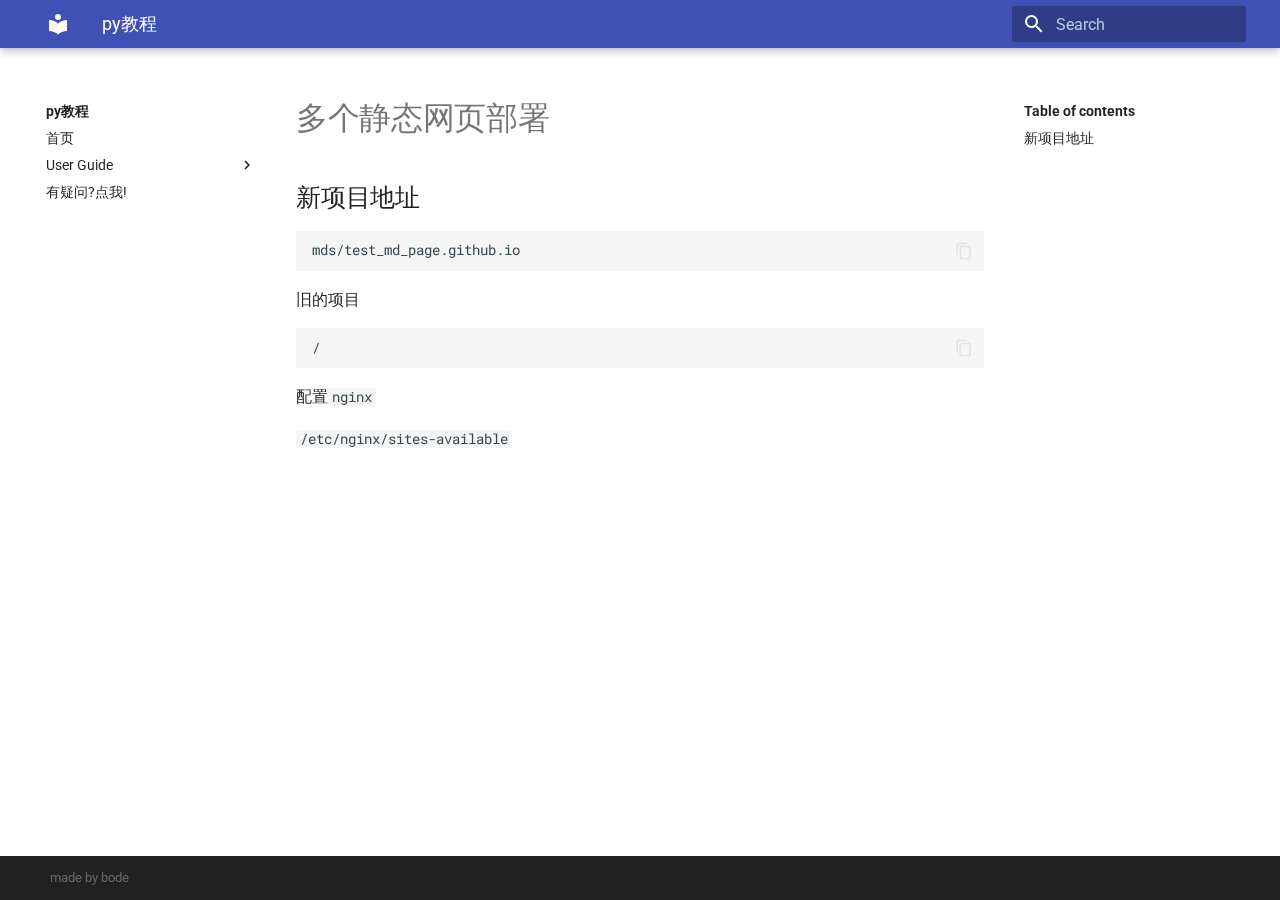
<file: 多个静态网页部署/index.html>
<!doctype html>
<html lang="en" class="no-js">
  <head>
    
      <meta charset="utf-8">
      <meta name="viewport" content="width=device-width,initial-scale=1">
      
      
      
      
      <link rel="icon" href="../assets/images/favicon.png">
      <meta name="generator" content="mkdocs-1.1.2, mkdocs-material-7.1.3">
    
    
      
        <title>多个静态网页部署 - py教程</title>
      
    
    
      <link rel="stylesheet" href="../assets/stylesheets/main.e35208c4.min.css">
      
        
        <link rel="stylesheet" href="../assets/stylesheets/palette.ef6f36e2.min.css">
        
      
    
    
    
      
        
        <link rel="preconnect" href="https://fonts.gstatic.com" crossorigin>
        <link rel="stylesheet" href="https://fonts.googleapis.com/css?family=Roboto:300,400,400i,700%7CRoboto+Mono&display=fallback">
        <style>:root{--md-text-font-family:"Roboto";--md-code-font-family:"Roboto Mono"}</style>
      
    
    
    
      <link rel="stylesheet" href="../extra.css">
    
    
      
    
    
  </head>
  
  
    
    
    
    
    
    <body dir="ltr" data-md-color-scheme="" data-md-color-primary="none" data-md-color-accent="none">
  
    
    <script>function __prefix(e){return new URL("..",location).pathname+"."+e}function __get(e,t=localStorage){return JSON.parse(t.getItem(__prefix(e)))}</script>
    
    <input class="md-toggle" data-md-toggle="drawer" type="checkbox" id="__drawer" autocomplete="off">
    <input class="md-toggle" data-md-toggle="search" type="checkbox" id="__search" autocomplete="off">
    <label class="md-overlay" for="__drawer"></label>
    <div data-md-component="skip">
      
        
        <a href="#_1" class="md-skip">
          Skip to content
        </a>
      
    </div>
    <div data-md-component="announce">
      
    </div>
    
      <header class="md-header" data-md-component="header">
  <nav class="md-header__inner md-grid" aria-label="Header">
    <a href=".." title="py教程" class="md-header__button md-logo" aria-label="py教程" data-md-component="logo">
      
  
  <svg xmlns="http://www.w3.org/2000/svg" viewBox="0 0 24 24"><path d="M12 8a3 3 0 0 0 3-3 3 3 0 0 0-3-3 3 3 0 0 0-3 3 3 3 0 0 0 3 3m0 3.54C9.64 9.35 6.5 8 3 8v11c3.5 0 6.64 1.35 9 3.54 2.36-2.19 5.5-3.54 9-3.54V8c-3.5 0-6.64 1.35-9 3.54z"/></svg>

    </a>
    <label class="md-header__button md-icon" for="__drawer">
      <svg xmlns="http://www.w3.org/2000/svg" viewBox="0 0 24 24"><path d="M3 6h18v2H3V6m0 5h18v2H3v-2m0 5h18v2H3v-2z"/></svg>
    </label>
    <div class="md-header__title" data-md-component="header-title">
      <div class="md-header__ellipsis">
        <div class="md-header__topic">
          <span class="md-ellipsis">
            py教程
          </span>
        </div>
        <div class="md-header__topic" data-md-component="header-topic">
          <span class="md-ellipsis">
            
              多个静态网页部署
            
          </span>
        </div>
      </div>
    </div>
    
    
    
      <label class="md-header__button md-icon" for="__search">
        <svg xmlns="http://www.w3.org/2000/svg" viewBox="0 0 24 24"><path d="M9.5 3A6.5 6.5 0 0 1 16 9.5c0 1.61-.59 3.09-1.56 4.23l.27.27h.79l5 5-1.5 1.5-5-5v-.79l-.27-.27A6.516 6.516 0 0 1 9.5 16 6.5 6.5 0 0 1 3 9.5 6.5 6.5 0 0 1 9.5 3m0 2C7 5 5 7 5 9.5S7 14 9.5 14 14 12 14 9.5 12 5 9.5 5z"/></svg>
      </label>
      
<div class="md-search" data-md-component="search" role="dialog">
  <label class="md-search__overlay" for="__search"></label>
  <div class="md-search__inner" role="search">
    <form class="md-search__form" name="search">
      <input type="text" class="md-search__input" name="query" aria-label="Search" placeholder="Search" autocapitalize="off" autocorrect="off" autocomplete="off" spellcheck="false" data-md-component="search-query" data-md-state="active" required>
      <label class="md-search__icon md-icon" for="__search">
        <svg xmlns="http://www.w3.org/2000/svg" viewBox="0 0 24 24"><path d="M9.5 3A6.5 6.5 0 0 1 16 9.5c0 1.61-.59 3.09-1.56 4.23l.27.27h.79l5 5-1.5 1.5-5-5v-.79l-.27-.27A6.516 6.516 0 0 1 9.5 16 6.5 6.5 0 0 1 3 9.5 6.5 6.5 0 0 1 9.5 3m0 2C7 5 5 7 5 9.5S7 14 9.5 14 14 12 14 9.5 12 5 9.5 5z"/></svg>
        <svg xmlns="http://www.w3.org/2000/svg" viewBox="0 0 24 24"><path d="M20 11v2H8l5.5 5.5-1.42 1.42L4.16 12l7.92-7.92L13.5 5.5 8 11h12z"/></svg>
      </label>
      <button type="reset" class="md-search__icon md-icon" aria-label="Clear" tabindex="-1">
        <svg xmlns="http://www.w3.org/2000/svg" viewBox="0 0 24 24"><path d="M19 6.41 17.59 5 12 10.59 6.41 5 5 6.41 10.59 12 5 17.59 6.41 19 12 13.41 17.59 19 19 17.59 13.41 12 19 6.41z"/></svg>
      </button>
    </form>
    <div class="md-search__output">
      <div class="md-search__scrollwrap" data-md-scrollfix>
        <div class="md-search-result" data-md-component="search-result">
          <div class="md-search-result__meta">
            Initializing search
          </div>
          <ol class="md-search-result__list"></ol>
        </div>
      </div>
    </div>
  </div>
</div>
    
    
  </nav>
</header>
    
    <div class="md-container" data-md-component="container">
      
      
        
      
      <main class="md-main" data-md-component="main">
        <div class="md-main__inner md-grid">
          
            
              
              <div class="md-sidebar md-sidebar--primary" data-md-component="sidebar" data-md-type="navigation" >
                <div class="md-sidebar__scrollwrap">
                  <div class="md-sidebar__inner">
                    


<nav class="md-nav md-nav--primary" aria-label="Navigation" data-md-level="0">
  <label class="md-nav__title" for="__drawer">
    <a href=".." title="py教程" class="md-nav__button md-logo" aria-label="py教程" data-md-component="logo">
      
  
  <svg xmlns="http://www.w3.org/2000/svg" viewBox="0 0 24 24"><path d="M12 8a3 3 0 0 0 3-3 3 3 0 0 0-3-3 3 3 0 0 0-3 3 3 3 0 0 0 3 3m0 3.54C9.64 9.35 6.5 8 3 8v11c3.5 0 6.64 1.35 9 3.54 2.36-2.19 5.5-3.54 9-3.54V8c-3.5 0-6.64 1.35-9 3.54z"/></svg>

    </a>
    py教程
  </label>
  
  <ul class="md-nav__list" data-md-scrollfix>
    
      
      
      

  
  
  
    <li class="md-nav__item">
      <a href=".." class="md-nav__link">
        首页
      </a>
    </li>
  

    
      
      
      

  
  
  
    
    <li class="md-nav__item md-nav__item--nested">
      
      
        <input class="md-nav__toggle md-toggle" data-md-toggle="__nav_2" type="checkbox" id="__nav_2" >
      
      <label class="md-nav__link" for="__nav_2">
        User Guide
        <span class="md-nav__icon md-icon"></span>
      </label>
      <nav class="md-nav" aria-label="User Guide" data-md-level="1">
        <label class="md-nav__title" for="__nav_2">
          <span class="md-nav__icon md-icon"></span>
          User Guide
        </label>
        <ul class="md-nav__list" data-md-scrollfix>
          
            
  
  
  
    <li class="md-nav__item">
      <a href="../about/" class="md-nav__link">
        关于
      </a>
    </li>
  

          
            
  
  
  
    
    <li class="md-nav__item md-nav__item--nested">
      
      
        <input class="md-nav__toggle md-toggle" data-md-toggle="__nav_2_2" type="checkbox" id="__nav_2_2" >
      
      <label class="md-nav__link" for="__nav_2_2">
        haha
        <span class="md-nav__icon md-icon"></span>
      </label>
      <nav class="md-nav" aria-label="haha" data-md-level="2">
        <label class="md-nav__title" for="__nav_2_2">
          <span class="md-nav__icon md-icon"></span>
          haha
        </label>
        <ul class="md-nav__list" data-md-scrollfix>
          
            
  
  
  
    <li class="md-nav__item">
      <a href="../source/222/" class="md-nav__link">
        文件222
      </a>
    </li>
  

          
            
  
  
  
    <li class="md-nav__item">
      <a href="../source/333/" class="md-nav__link">
        文件333
      </a>
    </li>
  

          
        </ul>
      </nav>
    </li>
  

          
        </ul>
      </nav>
    </li>
  

    
      
      
      

  
  
  
    <li class="md-nav__item">
      <a href="https://www.baidu.com/" class="md-nav__link">
        有疑问?点我!
      </a>
    </li>
  

    
  </ul>
</nav>
                  </div>
                </div>
              </div>
            
            
              
              <div class="md-sidebar md-sidebar--secondary" data-md-component="sidebar" data-md-type="toc" >
                <div class="md-sidebar__scrollwrap">
                  <div class="md-sidebar__inner">
                    
<nav class="md-nav md-nav--secondary" aria-label="Table of contents">
  
  
  
    
  
  
    <label class="md-nav__title" for="__toc">
      <span class="md-nav__icon md-icon"></span>
      Table of contents
    </label>
    <ul class="md-nav__list" data-md-component="toc" data-md-scrollfix>
      
        <li class="md-nav__item">
  <a href="#_2" class="md-nav__link">
    新项目地址
  </a>
  
</li>
      
    </ul>
  
</nav>
                  </div>
                </div>
              </div>
            
          
          <div class="md-content" data-md-component="content">
            <article class="md-content__inner md-typeset">
              
                
                
                <h1 id="_1">多个静态网页部署</h1>
<h2 id="_2">新项目地址</h2>
<pre><code>mds/test_md_page.github.io
</code></pre>
<p>旧的项目</p>
<pre><code>/
</code></pre>
<p>配置<code>nginx</code></p>
<p><code>/etc/nginx/sites-available</code></p>
                
              
              
                


              
            </article>
          </div>
        </div>
        
      </main>
      
        
<footer class="md-footer">
  
  <div class="md-footer-meta md-typeset">
    <div class="md-footer-meta__inner md-grid">
      <div class="md-footer-copyright">
        
        Made with
        <a href="https://squidfunk.github.io/mkdocs-material/" target="_blank" rel="noopener">
          Material for MkDocs
        </a>
        
      </div>
      
    </div>
  </div>
</footer>
      
    </div>
    <div class="md-dialog" data-md-component="dialog">
      <div class="md-dialog__inner md-typeset"></div>
    </div>
    <script id="__config" type="application/json">{"base": "..", "features": [], "translations": {"clipboard.copy": "Copy to clipboard", "clipboard.copied": "Copied to clipboard", "search.config.lang": "en", "search.config.pipeline": "trimmer, stopWordFilter", "search.config.separator": "[\\s\\-]+", "search.placeholder": "Search", "search.result.placeholder": "Type to start searching", "search.result.none": "No matching documents", "search.result.one": "1 matching document", "search.result.other": "# matching documents", "search.result.more.one": "1 more on this page", "search.result.more.other": "# more on this page", "search.result.term.missing": "Missing"}, "search": "../assets/javascripts/workers/search.fe42c31b.min.js", "version": null}</script>
    
    
      <script src="../assets/javascripts/bundle.4ea5477f.min.js"></script>
      
    
  </body>
</html>
</file>
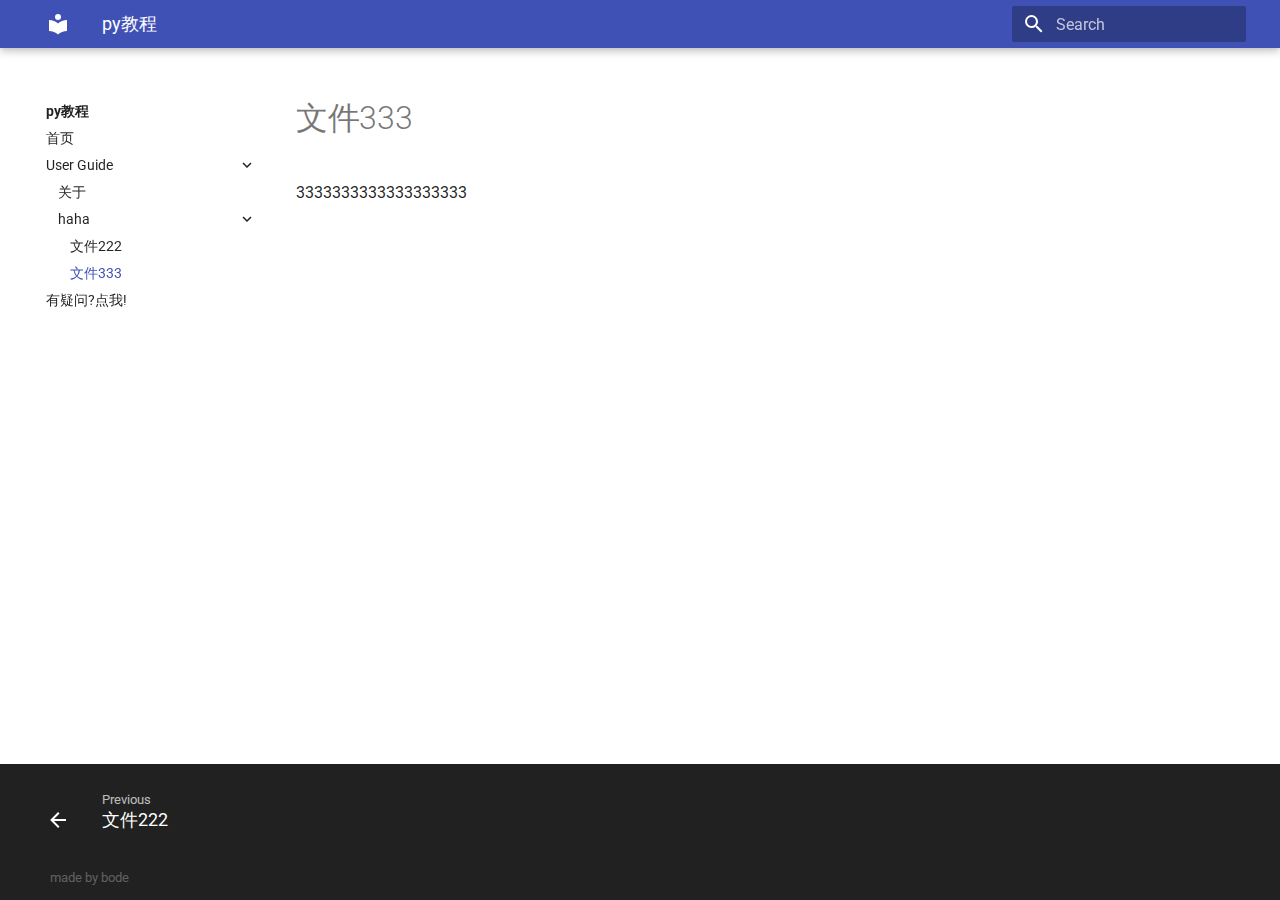
<file: source/333/index.html>
<!doctype html>
<html lang="en" class="no-js">
  <head>
    
      <meta charset="utf-8">
      <meta name="viewport" content="width=device-width,initial-scale=1">
      
      
      
      
      <link rel="icon" href="../../assets/images/favicon.png">
      <meta name="generator" content="mkdocs-1.1.2, mkdocs-material-7.1.3">
    
    
      
        <title>文件333 - py教程</title>
      
    
    
      <link rel="stylesheet" href="../../assets/stylesheets/main.e35208c4.min.css">
      
        
        <link rel="stylesheet" href="../../assets/stylesheets/palette.ef6f36e2.min.css">
        
      
    
    
    
      
        
        <link rel="preconnect" href="https://fonts.gstatic.com" crossorigin>
        <link rel="stylesheet" href="https://fonts.googleapis.com/css?family=Roboto:300,400,400i,700%7CRoboto+Mono&display=fallback">
        <style>:root{--md-text-font-family:"Roboto";--md-code-font-family:"Roboto Mono"}</style>
      
    
    
    
      <link rel="stylesheet" href="../../extra.css">
    
    
      
    
    
  </head>
  
  
    
    
    
    
    
    <body dir="ltr" data-md-color-scheme="" data-md-color-primary="none" data-md-color-accent="none">
  
    
    <script>function __prefix(e){return new URL("../..",location).pathname+"."+e}function __get(e,t=localStorage){return JSON.parse(t.getItem(__prefix(e)))}</script>
    
    <input class="md-toggle" data-md-toggle="drawer" type="checkbox" id="__drawer" autocomplete="off">
    <input class="md-toggle" data-md-toggle="search" type="checkbox" id="__search" autocomplete="off">
    <label class="md-overlay" for="__drawer"></label>
    <div data-md-component="skip">
      
    </div>
    <div data-md-component="announce">
      
    </div>
    
      <header class="md-header" data-md-component="header">
  <nav class="md-header__inner md-grid" aria-label="Header">
    <a href="../.." title="py教程" class="md-header__button md-logo" aria-label="py教程" data-md-component="logo">
      
  
  <svg xmlns="http://www.w3.org/2000/svg" viewBox="0 0 24 24"><path d="M12 8a3 3 0 0 0 3-3 3 3 0 0 0-3-3 3 3 0 0 0-3 3 3 3 0 0 0 3 3m0 3.54C9.64 9.35 6.5 8 3 8v11c3.5 0 6.64 1.35 9 3.54 2.36-2.19 5.5-3.54 9-3.54V8c-3.5 0-6.64 1.35-9 3.54z"/></svg>

    </a>
    <label class="md-header__button md-icon" for="__drawer">
      <svg xmlns="http://www.w3.org/2000/svg" viewBox="0 0 24 24"><path d="M3 6h18v2H3V6m0 5h18v2H3v-2m0 5h18v2H3v-2z"/></svg>
    </label>
    <div class="md-header__title" data-md-component="header-title">
      <div class="md-header__ellipsis">
        <div class="md-header__topic">
          <span class="md-ellipsis">
            py教程
          </span>
        </div>
        <div class="md-header__topic" data-md-component="header-topic">
          <span class="md-ellipsis">
            
              文件333
            
          </span>
        </div>
      </div>
    </div>
    
    
    
      <label class="md-header__button md-icon" for="__search">
        <svg xmlns="http://www.w3.org/2000/svg" viewBox="0 0 24 24"><path d="M9.5 3A6.5 6.5 0 0 1 16 9.5c0 1.61-.59 3.09-1.56 4.23l.27.27h.79l5 5-1.5 1.5-5-5v-.79l-.27-.27A6.516 6.516 0 0 1 9.5 16 6.5 6.5 0 0 1 3 9.5 6.5 6.5 0 0 1 9.5 3m0 2C7 5 5 7 5 9.5S7 14 9.5 14 14 12 14 9.5 12 5 9.5 5z"/></svg>
      </label>
      
<div class="md-search" data-md-component="search" role="dialog">
  <label class="md-search__overlay" for="__search"></label>
  <div class="md-search__inner" role="search">
    <form class="md-search__form" name="search">
      <input type="text" class="md-search__input" name="query" aria-label="Search" placeholder="Search" autocapitalize="off" autocorrect="off" autocomplete="off" spellcheck="false" data-md-component="search-query" data-md-state="active" required>
      <label class="md-search__icon md-icon" for="__search">
        <svg xmlns="http://www.w3.org/2000/svg" viewBox="0 0 24 24"><path d="M9.5 3A6.5 6.5 0 0 1 16 9.5c0 1.61-.59 3.09-1.56 4.23l.27.27h.79l5 5-1.5 1.5-5-5v-.79l-.27-.27A6.516 6.516 0 0 1 9.5 16 6.5 6.5 0 0 1 3 9.5 6.5 6.5 0 0 1 9.5 3m0 2C7 5 5 7 5 9.5S7 14 9.5 14 14 12 14 9.5 12 5 9.5 5z"/></svg>
        <svg xmlns="http://www.w3.org/2000/svg" viewBox="0 0 24 24"><path d="M20 11v2H8l5.5 5.5-1.42 1.42L4.16 12l7.92-7.92L13.5 5.5 8 11h12z"/></svg>
      </label>
      <button type="reset" class="md-search__icon md-icon" aria-label="Clear" tabindex="-1">
        <svg xmlns="http://www.w3.org/2000/svg" viewBox="0 0 24 24"><path d="M19 6.41 17.59 5 12 10.59 6.41 5 5 6.41 10.59 12 5 17.59 6.41 19 12 13.41 17.59 19 19 17.59 13.41 12 19 6.41z"/></svg>
      </button>
    </form>
    <div class="md-search__output">
      <div class="md-search__scrollwrap" data-md-scrollfix>
        <div class="md-search-result" data-md-component="search-result">
          <div class="md-search-result__meta">
            Initializing search
          </div>
          <ol class="md-search-result__list"></ol>
        </div>
      </div>
    </div>
  </div>
</div>
    
    
  </nav>
</header>
    
    <div class="md-container" data-md-component="container">
      
      
        
      
      <main class="md-main" data-md-component="main">
        <div class="md-main__inner md-grid">
          
            
              
              <div class="md-sidebar md-sidebar--primary" data-md-component="sidebar" data-md-type="navigation" >
                <div class="md-sidebar__scrollwrap">
                  <div class="md-sidebar__inner">
                    


<nav class="md-nav md-nav--primary" aria-label="Navigation" data-md-level="0">
  <label class="md-nav__title" for="__drawer">
    <a href="../.." title="py教程" class="md-nav__button md-logo" aria-label="py教程" data-md-component="logo">
      
  
  <svg xmlns="http://www.w3.org/2000/svg" viewBox="0 0 24 24"><path d="M12 8a3 3 0 0 0 3-3 3 3 0 0 0-3-3 3 3 0 0 0-3 3 3 3 0 0 0 3 3m0 3.54C9.64 9.35 6.5 8 3 8v11c3.5 0 6.64 1.35 9 3.54 2.36-2.19 5.5-3.54 9-3.54V8c-3.5 0-6.64 1.35-9 3.54z"/></svg>

    </a>
    py教程
  </label>
  
  <ul class="md-nav__list" data-md-scrollfix>
    
      
      
      

  
  
  
    <li class="md-nav__item">
      <a href="../.." class="md-nav__link">
        首页
      </a>
    </li>
  

    
      
      
      

  
  
    
  
  
    
    <li class="md-nav__item md-nav__item--active md-nav__item--nested">
      
      
        <input class="md-nav__toggle md-toggle" data-md-toggle="__nav_2" type="checkbox" id="__nav_2" checked>
      
      <label class="md-nav__link" for="__nav_2">
        User Guide
        <span class="md-nav__icon md-icon"></span>
      </label>
      <nav class="md-nav" aria-label="User Guide" data-md-level="1">
        <label class="md-nav__title" for="__nav_2">
          <span class="md-nav__icon md-icon"></span>
          User Guide
        </label>
        <ul class="md-nav__list" data-md-scrollfix>
          
            
  
  
  
    <li class="md-nav__item">
      <a href="../../about/" class="md-nav__link">
        关于
      </a>
    </li>
  

          
            
  
  
    
  
  
    
    <li class="md-nav__item md-nav__item--active md-nav__item--nested">
      
      
        <input class="md-nav__toggle md-toggle" data-md-toggle="__nav_2_2" type="checkbox" id="__nav_2_2" checked>
      
      <label class="md-nav__link" for="__nav_2_2">
        haha
        <span class="md-nav__icon md-icon"></span>
      </label>
      <nav class="md-nav" aria-label="haha" data-md-level="2">
        <label class="md-nav__title" for="__nav_2_2">
          <span class="md-nav__icon md-icon"></span>
          haha
        </label>
        <ul class="md-nav__list" data-md-scrollfix>
          
            
  
  
  
    <li class="md-nav__item">
      <a href="../222/" class="md-nav__link">
        文件222
      </a>
    </li>
  

          
            
  
  
    
  
  
    <li class="md-nav__item md-nav__item--active">
      
      <input class="md-nav__toggle md-toggle" data-md-toggle="toc" type="checkbox" id="__toc">
      
      
      
      <a href="./" class="md-nav__link md-nav__link--active">
        文件333
      </a>
      
    </li>
  

          
        </ul>
      </nav>
    </li>
  

          
        </ul>
      </nav>
    </li>
  

    
      
      
      

  
  
  
    <li class="md-nav__item">
      <a href="https://www.baidu.com/" class="md-nav__link">
        有疑问?点我!
      </a>
    </li>
  

    
  </ul>
</nav>
                  </div>
                </div>
              </div>
            
            
          
          <div class="md-content" data-md-component="content">
            <article class="md-content__inner md-typeset">
              
                
                
                  <h1>文件333</h1>
                
                <p>3333333333333333333</p>
                
              
              
                


              
            </article>
          </div>
        </div>
        
      </main>
      
        
<footer class="md-footer">
  
    <nav class="md-footer__inner md-grid" aria-label="Footer">
      
        <a href="../222/" class="md-footer__link md-footer__link--prev" rel="prev">
          <div class="md-footer__button md-icon">
            <svg xmlns="http://www.w3.org/2000/svg" viewBox="0 0 24 24"><path d="M20 11v2H8l5.5 5.5-1.42 1.42L4.16 12l7.92-7.92L13.5 5.5 8 11h12z"/></svg>
          </div>
          <div class="md-footer__title">
            <div class="md-ellipsis">
              <span class="md-footer__direction">
                Previous
              </span>
              文件222
            </div>
          </div>
        </a>
      
      
    </nav>
  
  <div class="md-footer-meta md-typeset">
    <div class="md-footer-meta__inner md-grid">
      <div class="md-footer-copyright">
        
        Made with
        <a href="https://squidfunk.github.io/mkdocs-material/" target="_blank" rel="noopener">
          Material for MkDocs
        </a>
        
      </div>
      
    </div>
  </div>
</footer>
      
    </div>
    <div class="md-dialog" data-md-component="dialog">
      <div class="md-dialog__inner md-typeset"></div>
    </div>
    <script id="__config" type="application/json">{"base": "../..", "features": [], "translations": {"clipboard.copy": "Copy to clipboard", "clipboard.copied": "Copied to clipboard", "search.config.lang": "en", "search.config.pipeline": "trimmer, stopWordFilter", "search.config.separator": "[\\s\\-]+", "search.placeholder": "Search", "search.result.placeholder": "Type to start searching", "search.result.none": "No matching documents", "search.result.one": "1 matching document", "search.result.other": "# matching documents", "search.result.more.one": "1 more on this page", "search.result.more.other": "# more on this page", "search.result.term.missing": "Missing"}, "search": "../../assets/javascripts/workers/search.fe42c31b.min.js", "version": null}</script>
    
    
      <script src="../../assets/javascripts/bundle.4ea5477f.min.js"></script>
      
    
  </body>
</html>
</file>
<file: extra.css>
strong{
    color: red;
	font-size: 1.4em;
	padding: 2px;
}

em{
	color: green;
}

/* 又粗又横 */
u strong{
	background-color: yellow;
	color: #343131;
}

strong u{
	background-color: yellow;
	color: #343131;
	/* padding: 4px; */
}


/* 小代码 */
.rst-content code{
	background-color: #ededed;
	color: #243131;
	border: 1px solid #e7eaed;
	border-radius: 3px;
	padding: 0;
	padding: 2px 4px 0px 4px;
	font-size: 0.9em;
}

/* 下划线 */
u {
	/* 默认就一行 */
    text-decoration: underline;
}


/* 隐藏脚注 */
/* footer{
		visibility: hidden;
} */

/* 显示换页按钮*/
/* .rst-footer-buttons
{ 
	visibility:visible;
} */


.md-footer-meta{
	visibility:hidden;
}

.md-footer-copyright:after{
	visibility:visible;
	position: absolute;
	left: 50px;
	/* margin-right: 10; */
	/* text-align: right; */
	/* float:right ; */
	content: 'made by bode';
}
</file>
<file: assets/stylesheets/main.e35208c4.min.css>
@charset "UTF-8";html{box-sizing:border-box;-webkit-text-size-adjust:none;-ms-text-size-adjust:none;text-size-adjust:none}*,:after,:before{box-sizing:inherit}body{margin:0}a,button,input,label{-webkit-tap-highlight-color:transparent}a{color:inherit;text-decoration:none}hr{display:block;box-sizing:initial;height:.05rem;padding:0;overflow:visible;border:0}small{font-size:80%}sub,sup{line-height:1em}img{border-style:none}table{border-collapse:initial;border-spacing:0}td,th{font-weight:400;vertical-align:top}button{margin:0;padding:0;font-size:inherit;font-family:inherit;background:transparent;border:0}input{border:0;outline:none}:root{--md-default-fg-color:rgba(0,0,0,0.87);--md-default-fg-color--light:rgba(0,0,0,0.54);--md-default-fg-color--lighter:rgba(0,0,0,0.32);--md-default-fg-color--lightest:rgba(0,0,0,0.07);--md-default-bg-color:#fff;--md-default-bg-color--light:hsla(0,0%,100%,0.7);--md-default-bg-color--lighter:hsla(0,0%,100%,0.3);--md-default-bg-color--lightest:hsla(0,0%,100%,0.12);--md-primary-fg-color:#4051b5;--md-primary-fg-color--light:#5d6cc0;--md-primary-fg-color--dark:#303fa1;--md-primary-bg-color:#fff;--md-primary-bg-color--light:hsla(0,0%,100%,0.7);--md-accent-fg-color:#526cfe;--md-accent-fg-color--transparent:rgba(83,108,254,0.1);--md-accent-bg-color:#fff;--md-accent-bg-color--light:hsla(0,0%,100%,0.7)}:root>*{--md-code-fg-color:#36464e;--md-code-bg-color:#f5f5f5;--md-code-hl-color:rgba(255,255,0,0.5);--md-code-hl-number-color:#d52a2a;--md-code-hl-special-color:#db1457;--md-code-hl-function-color:#a846b9;--md-code-hl-constant-color:#6e59d9;--md-code-hl-keyword-color:#3f6ec6;--md-code-hl-string-color:#1c7d4d;--md-code-hl-name-color:var(--md-code-fg-color);--md-code-hl-operator-color:var(--md-default-fg-color--light);--md-code-hl-punctuation-color:var(--md-default-fg-color--light);--md-code-hl-comment-color:var(--md-default-fg-color--light);--md-code-hl-generic-color:var(--md-default-fg-color--light);--md-code-hl-variable-color:var(--md-default-fg-color--light);--md-typeset-color:var(--md-default-fg-color);--md-typeset-a-color:var(--md-primary-fg-color);--md-typeset-mark-color:rgba(255,255,0,0.5);--md-typeset-del-color:rgba(245,80,61,0.15);--md-typeset-ins-color:rgba(11,213,112,0.15);--md-typeset-kbd-color:#fafafa;--md-typeset-kbd-accent-color:#fff;--md-typeset-kbd-border-color:#b8b8b8;--md-admonition-fg-color:var(--md-default-fg-color);--md-admonition-bg-color:var(--md-default-bg-color);--md-footer-fg-color:#fff;--md-footer-fg-color--light:hsla(0,0%,100%,0.7);--md-footer-fg-color--lighter:hsla(0,0%,100%,0.3);--md-footer-bg-color:rgba(0,0,0,0.87);--md-footer-bg-color--dark:rgba(0,0,0,0.32)}.md-icon svg{display:block;width:1.2rem;height:1.2rem;fill:currentColor}body{-webkit-font-smoothing:antialiased;-moz-osx-font-smoothing:grayscale}body,input{font-feature-settings:"kern","liga";font-family:var(--md-text-font-family,_),-apple-system,BlinkMacSystemFont,Helvetica,Arial,sans-serif}body,code,input,kbd,pre{color:var(--md-typeset-color)}code,kbd,pre{font-feature-settings:"kern";font-family:var(--md-code-font-family,_),SFMono-Regular,Consolas,Menlo,monospace}:root{--md-typeset-table--ascending:url("data:image/svg+xml;charset=utf-8,<svg xmlns='http://www.w3.org/2000/svg' viewBox='0 0 24 24'><path d='M11 4h2v12l5.5-5.5 1.42 1.42L12 19.84l-7.92-7.92L5.5 10.5 11 16V4z'/></svg>");--md-typeset-table--descending:url("data:image/svg+xml;charset=utf-8,<svg xmlns='http://www.w3.org/2000/svg' viewBox='0 0 24 24'><path d='M13 20h-2V8l-5.5 5.5-1.42-1.42L12 4.16l7.92 7.92-1.42 1.42L13 8v12z'/></svg>")}.md-typeset{font-size:.8rem;line-height:1.6;-webkit-print-color-adjust:exact;color-adjust:exact}@media print{.md-typeset{font-size:.68rem}}.md-typeset blockquote,.md-typeset dl,.md-typeset figure,.md-typeset ol,.md-typeset pre,.md-typeset ul{margin:1em 0}.md-typeset h1{margin:0 0 1.25em;color:var(--md-default-fg-color--light);font-size:2em;line-height:1.3}.md-typeset h1,.md-typeset h2{font-weight:300;letter-spacing:-.01em}.md-typeset h2{margin:1.6em 0 .64em;font-size:1.5625em;line-height:1.4}.md-typeset h3{margin:1.6em 0 .8em;font-weight:400;font-size:1.25em;line-height:1.5;letter-spacing:-.01em}.md-typeset h2+h3{margin-top:.8em}.md-typeset h4{margin:1em 0;font-weight:700;letter-spacing:-.01em}.md-typeset h5,.md-typeset h6{margin:1.25em 0;color:var(--md-default-fg-color--light);font-weight:700;font-size:.8em;letter-spacing:-.01em}.md-typeset h5{text-transform:uppercase}.md-typeset hr{display:flow-root;margin:1.5em 0;border-bottom:.05rem solid var(--md-default-fg-color--lightest)}.md-typeset a{color:var(--md-typeset-a-color);word-break:break-word}.md-typeset a,.md-typeset a:before{transition:color 125ms}.md-typeset a:focus,.md-typeset a:hover{color:var(--md-accent-fg-color)}.md-typeset a.focus-visible{outline-color:var(--md-accent-fg-color);outline-offset:.2rem}.md-typeset code,.md-typeset kbd,.md-typeset pre{color:var(--md-code-fg-color);direction:ltr}@media print{.md-typeset code,.md-typeset kbd,.md-typeset pre{white-space:pre-wrap}}.md-typeset code{padding:0 .2941176471em;font-size:.85em;word-break:break-word;background-color:var(--md-code-bg-color);border-radius:.1rem;-webkit-box-decoration-break:clone;box-decoration-break:clone}.md-typeset code:not(.focus-visible){outline:none;-webkit-tap-highlight-color:transparent}.md-typeset h1 code,.md-typeset h2 code,.md-typeset h3 code,.md-typeset h4 code,.md-typeset h5 code,.md-typeset h6 code{margin:initial;padding:initial;background-color:initial;box-shadow:none}.md-typeset a code{color:currentColor}.md-typeset pre{position:relative;display:flow-root;line-height:1.4}.md-typeset pre>code{display:block;margin:0;padding:.7720588235em 1.1764705882em;overflow:auto;word-break:normal;box-shadow:none;-webkit-box-decoration-break:slice;box-decoration-break:slice;touch-action:auto;scrollbar-width:thin;scrollbar-color:var(--md-default-fg-color--lighter) transparent}.md-typeset pre>code:hover{scrollbar-color:var(--md-accent-fg-color) transparent}.md-typeset pre>code::-webkit-scrollbar{width:.2rem;height:.2rem}.md-typeset pre>code::-webkit-scrollbar-thumb{background-color:var(--md-default-fg-color--lighter)}.md-typeset pre>code::-webkit-scrollbar-thumb:hover{background-color:var(--md-accent-fg-color)}@media screen and (max-width:44.9375em){.md-typeset>pre{margin:1em -.8rem}.md-typeset>pre code{border-radius:0}}.md-typeset kbd{display:inline-block;padding:0 .6666666667em;color:var(--md-default-fg-color);font-size:.75em;vertical-align:text-top;word-break:break-word;background-color:var(--md-typeset-kbd-color);border-radius:.1rem;box-shadow:0 .1rem 0 .05rem var(--md-typeset-kbd-border-color),0 .1rem 0 var(--md-typeset-kbd-border-color),0 -.1rem .2rem var(--md-typeset-kbd-accent-color) inset}.md-typeset mark{color:inherit;word-break:break-word;background-color:var(--md-typeset-mark-color);-webkit-box-decoration-break:clone;box-decoration-break:clone}.md-typeset abbr{text-decoration:none;border-bottom:.05rem dotted var(--md-default-fg-color--light);cursor:help}@media (hover:none){.md-typeset abbr{position:relative}.md-typeset abbr[title]:focus:after,.md-typeset abbr[title]:hover:after{box-shadow:0 2px 2px 0 rgba(0,0,0,.14),0 1px 5px 0 rgba(0,0,0,.12),0 3px 1px -2px rgba(0,0,0,.2);position:absolute;left:0;display:inline-block;width:auto;min-width:-webkit-max-content;min-width:-moz-max-content;min-width:max-content;max-width:80%;margin-top:2em;padding:.2rem .3rem;color:var(--md-default-bg-color);font-size:.7rem;background-color:var(--md-default-fg-color);border-radius:.1rem;content:attr(title)}}.md-typeset small{opacity:.75}.md-typeset sub,.md-typeset sup{margin-left:.078125em}[dir=rtl] .md-typeset sub,[dir=rtl] .md-typeset sup{margin-right:.078125em;margin-left:0}.md-typeset blockquote{display:flow-root;padding-left:.6rem;color:var(--md-default-fg-color--light);border-left:.2rem solid var(--md-default-fg-color--lighter)}[dir=rtl] .md-typeset blockquote{padding-right:.6rem;padding-left:0;border-right:.2rem solid var(--md-default-fg-color--lighter);border-left:initial}.md-typeset ul{list-style-type:disc}.md-typeset ol,.md-typeset ul{display:flow-root;margin-left:.625em;padding:0}[dir=rtl] .md-typeset ol,[dir=rtl] .md-typeset ul{margin-right:.625em;margin-left:0}.md-typeset ol ol,.md-typeset ul ol{list-style-type:lower-alpha}.md-typeset ol ol ol,.md-typeset ul ol ol{list-style-type:lower-roman}.md-typeset ol li,.md-typeset ul li{margin-bottom:.5em;margin-left:1.25em}[dir=rtl] .md-typeset ol li,[dir=rtl] .md-typeset ul li{margin-right:1.25em;margin-left:0}.md-typeset ol li blockquote,.md-typeset ol li p,.md-typeset ul li blockquote,.md-typeset ul li p{margin:.5em 0}.md-typeset ol li:last-child,.md-typeset ul li:last-child{margin-bottom:0}.md-typeset ol li ol,.md-typeset ol li ul,.md-typeset ul li ol,.md-typeset ul li ul{margin:.5em 0 .5em .625em}[dir=rtl] .md-typeset ol li ol,[dir=rtl] .md-typeset ol li ul,[dir=rtl] .md-typeset ul li ol,[dir=rtl] .md-typeset ul li ul{margin-right:.625em;margin-left:0}.md-typeset dd{margin:1em 0 1.5em 1.875em}[dir=rtl] .md-typeset dd{margin-right:1.875em;margin-left:0}.md-typeset img,.md-typeset svg{max-width:100%;height:auto}.md-typeset img[align=left],.md-typeset svg[align=left]{margin:1em 1em 1em 0}.md-typeset img[align=right],.md-typeset svg[align=right]{margin:1em 0 1em 1em}.md-typeset img[align]:only-child,.md-typeset svg[align]:only-child{margin-top:0}.md-typeset figure{display:flow-root;width:-webkit-fit-content;width:-moz-fit-content;width:fit-content;max-width:100%;margin:0 auto;text-align:center}.md-typeset figure img{display:block}.md-typeset figcaption{max-width:24rem;margin:1em auto 2em;font-style:italic}.md-typeset iframe{max-width:100%}.md-typeset table:not([class]){display:inline-block;max-width:100%;overflow:auto;font-size:.64rem;background-color:var(--md-default-bg-color);border-radius:.1rem;box-shadow:0 .2rem .5rem rgba(0,0,0,.05),0 0 .05rem rgba(0,0,0,.1);touch-action:auto}@media print{.md-typeset table:not([class]){display:table}}.md-typeset table:not([class])+*{margin-top:1.5em}.md-typeset table:not([class]) td>:first-child,.md-typeset table:not([class]) th>:first-child{margin-top:0}.md-typeset table:not([class]) td>:last-child,.md-typeset table:not([class]) th>:last-child{margin-bottom:0}.md-typeset table:not([class]) td:not([align]),.md-typeset table:not([class]) th:not([align]){text-align:left}[dir=rtl] .md-typeset table:not([class]) td:not([align]),[dir=rtl] .md-typeset table:not([class]) th:not([align]){text-align:right}.md-typeset table:not([class]) th{min-width:5rem;padding:.9375em 1.25em;color:var(--md-default-bg-color);vertical-align:top;background-color:var(--md-default-fg-color--light)}.md-typeset table:not([class]) th a{color:inherit}.md-typeset table:not([class]) td{padding:.9375em 1.25em;vertical-align:top;border-top:.05rem solid var(--md-default-fg-color--lightest)}.md-typeset table:not([class]) tr{transition:background-color 125ms}.md-typeset table:not([class]) tr:hover{background-color:rgba(0,0,0,.035);box-shadow:0 .05rem 0 var(--md-default-bg-color) inset}.md-typeset table:not([class]) tr:first-child td{border-top:0}.md-typeset table:not([class]) a{word-break:normal}.md-typeset table th[role=columnheader]{cursor:pointer}.md-typeset table th[role=columnheader]:after{display:inline-block;width:1.2em;height:1.2em;margin-left:.5em;vertical-align:sub;-webkit-mask-repeat:no-repeat;mask-repeat:no-repeat;-webkit-mask-size:contain;mask-size:contain;content:""}.md-typeset table th[role=columnheader][aria-sort=ascending]:after{background-color:currentColor;-webkit-mask-image:var(--md-typeset-table--ascending);mask-image:var(--md-typeset-table--ascending)}.md-typeset table th[role=columnheader][aria-sort=descending]:after{background-color:currentColor;-webkit-mask-image:var(--md-typeset-table--descending);mask-image:var(--md-typeset-table--descending)}.md-typeset__scrollwrap{margin:1em -.8rem;overflow-x:auto;touch-action:auto}.md-typeset__table{display:inline-block;margin-bottom:.5em;padding:0 .8rem}@media print{.md-typeset__table{display:block}}html .md-typeset__table table{display:table;width:100%;margin:0;overflow:hidden}html{height:100%;overflow-x:hidden;font-size:125%}@media screen and (min-width:100em){html{font-size:137.5%}}@media screen and (min-width:125em){html{font-size:150%}}body{position:relative;display:flex;flex-direction:column;width:100%;min-height:100%;font-size:.5rem;background-color:var(--md-default-bg-color)}@media print{body{display:block}}@media screen and (max-width:59.9375em){body[data-md-state=lock]{position:fixed}}.md-grid{max-width:61rem;margin-right:auto;margin-left:auto}.md-container{display:flex;flex-direction:column;flex-grow:1}@media print{.md-container{display:block}}.md-main{flex-grow:1}.md-main__inner{display:flex;height:100%;margin-top:1.5rem}.md-ellipsis{overflow:hidden;white-space:nowrap;text-overflow:ellipsis}.md-toggle{display:none}.md-option{position:absolute;width:0;height:0;opacity:0}.md-option:checked+label:not([hidden]){display:block}.md-option.focus-visible+label{outline-style:auto;outline-color:var(--md-accent-fg-color)}.md-skip{position:fixed;z-index:-1;margin:.5rem;padding:.3rem .5rem;color:var(--md-default-bg-color);font-size:.64rem;background-color:var(--md-default-fg-color);border-radius:.1rem;outline-color:var(--md-accent-fg-color);transform:translateY(.4rem);opacity:0}.md-skip:focus{z-index:10;transform:translateY(0);opacity:1;transition:transform .25s cubic-bezier(.4,0,.2,1),opacity 175ms 75ms}@page{margin:25mm}.md-announce{overflow:auto;background-color:var(--md-footer-bg-color)}@media print{.md-announce{display:none}}.md-announce__inner{margin:.6rem auto;padding:0 .8rem;color:var(--md-footer-fg-color);font-size:.7rem}:root{--md-clipboard-icon:url("data:image/svg+xml;charset=utf-8,<svg xmlns='http://www.w3.org/2000/svg' viewBox='0 0 24 24'><path d='M19 21H8V7h11m0-2H8a2 2 0 0 0-2 2v14a2 2 0 0 0 2 2h11a2 2 0 0 0 2-2V7a2 2 0 0 0-2-2m-3-4H4a2 2 0 0 0-2 2v14h2V3h12V1z'/></svg>")}.md-clipboard{position:absolute;top:.5em;right:.5em;z-index:1;width:1.5em;height:1.5em;color:var(--md-default-fg-color--lightest);border-radius:.1rem;outline-color:var(--md-accent-fg-color);outline-offset:.1rem;cursor:pointer;transition:color .25s}@media print{.md-clipboard{display:none}}.md-clipboard:not(.focus-visible){outline:none;-webkit-tap-highlight-color:transparent}:hover>.md-clipboard{color:var(--md-default-fg-color--light)}.md-clipboard:focus,.md-clipboard:hover{color:var(--md-accent-fg-color)}.md-clipboard:after{display:block;width:1.125em;height:1.125em;margin:0 auto;background-color:currentColor;-webkit-mask-image:var(--md-clipboard-icon);mask-image:var(--md-clipboard-icon);-webkit-mask-repeat:no-repeat;mask-repeat:no-repeat;-webkit-mask-size:contain;mask-size:contain;content:""}.md-clipboard--inline{cursor:pointer}.md-clipboard--inline code{transition:color .25s,background-color .25s}.md-clipboard--inline:focus code,.md-clipboard--inline:hover code{color:var(--md-accent-fg-color);background-color:var(--md-accent-fg-color--transparent)}.md-content{flex-grow:1;overflow:hidden;scroll-padding-top:51.2rem}.md-content__inner{margin:0 .8rem 1.2rem;padding-top:.6rem}@media screen and (min-width:76.25em){.md-sidebar--primary:not([hidden])~.md-content>.md-content__inner{margin-left:1.2rem}[dir=rtl] .md-sidebar--primary:not([hidden])~.md-content>.md-content__inner{margin-right:1.2rem;margin-left:.8rem}.md-sidebar--secondary:not([hidden])~.md-content>.md-content__inner{margin-right:1.2rem}[dir=rtl] .md-sidebar--secondary:not([hidden])~.md-content>.md-content__inner{margin-right:.8rem;margin-left:1.2rem}}.md-content__inner:before{display:block;height:.4rem;content:""}.md-content__inner>:last-child{margin-bottom:0}.md-content__button{float:right;margin:.4rem 0 .4rem .4rem;padding:0}@media print{.md-content__button{display:none}}[dir=rtl] .md-content__button{float:left;margin-right:.4rem;margin-left:0}[dir=rtl] .md-content__button svg{transform:scaleX(-1)}.md-typeset .md-content__button{color:var(--md-default-fg-color--lighter)}.md-content__button svg{display:inline;vertical-align:top}.md-dialog{box-shadow:0 2px 2px 0 rgba(0,0,0,.14),0 1px 5px 0 rgba(0,0,0,.12),0 3px 1px -2px rgba(0,0,0,.2);position:fixed;right:.8rem;bottom:.8rem;left:auto;z-index:2;min-width:11.1rem;padding:.4rem .6rem;background-color:var(--md-default-fg-color);border-radius:.1rem;transform:translateY(100%);opacity:0;transition:transform 0ms .4s,opacity .4s;pointer-events:none}@media print{.md-dialog{display:none}}[dir=rtl] .md-dialog{right:auto;left:.8rem}.md-dialog[data-md-state=open]{transform:translateY(0);opacity:1;transition:transform .4s cubic-bezier(.075,.85,.175,1),opacity .4s;pointer-events:auto}.md-dialog__inner{color:var(--md-default-bg-color);font-size:.7rem}.md-typeset .md-button{display:inline-block;padding:.625em 2em;color:var(--md-primary-fg-color);font-weight:700;border:.1rem solid;border-radius:.1rem;transition:color 125ms,background-color 125ms,border-color 125ms}.md-typeset .md-button--primary{color:var(--md-primary-bg-color);background-color:var(--md-primary-fg-color);border-color:var(--md-primary-fg-color)}.md-typeset .md-button:focus,.md-typeset .md-button:hover{color:var(--md-accent-bg-color);background-color:var(--md-accent-fg-color);border-color:var(--md-accent-fg-color)}.md-typeset .md-input{height:1.8rem;padding:0 .6rem;font-size:.8rem;border-radius:.1rem;box-shadow:0 .2rem .5rem rgba(0,0,0,.1),0 .025rem .05rem rgba(0,0,0,.1);transition:box-shadow .25s}.md-typeset .md-input:focus,.md-typeset .md-input:hover{box-shadow:0 .4rem 1rem rgba(0,0,0,.15),0 .025rem .05rem rgba(0,0,0,.15)}.md-typeset .md-input--stretch{width:100%}.md-header{position:-webkit-sticky;position:sticky;top:0;right:0;left:0;z-index:2;color:var(--md-primary-bg-color);background-color:var(--md-primary-fg-color);box-shadow:0 0 .2rem transparent,0 .2rem .4rem transparent}@media print{.md-header{display:none}}.md-header[data-md-state=shadow]{box-shadow:0 0 .2rem rgba(0,0,0,.1),0 .2rem .4rem rgba(0,0,0,.2);transition:transform .25s cubic-bezier(.1,.7,.1,1),box-shadow .25s}.md-header[data-md-state=hidden]{transform:translateY(-100%);transition:transform .25s cubic-bezier(.8,0,.6,1),box-shadow .25s}.md-header__inner{display:flex;align-items:center;padding:0 .2rem}.md-header__button{position:relative;z-index:1;margin:.2rem;padding:.4rem;color:currentColor;vertical-align:middle;outline-color:var(--md-accent-fg-color);cursor:pointer;transition:opacity .25s}.md-header__button:hover{opacity:.7}.md-header__button:not([hidden]){display:inline-block}.md-header__button:not(.focus-visible){outline:none;-webkit-tap-highlight-color:transparent}.md-header__button.md-logo{margin:.2rem;padding:.4rem}@media screen and (max-width:76.1875em){.md-header__button.md-logo{display:none}}.md-header__button.md-logo img,.md-header__button.md-logo svg{display:block;width:1.2rem;height:1.2rem;fill:currentColor}@media screen and (min-width:60em){.md-header__button[for=__search]{display:none}}.no-js .md-header__button[for=__search]{display:none}[dir=rtl] .md-header__button[for=__search] svg{transform:scaleX(-1)}@media screen and (min-width:76.25em){.md-header__button[for=__drawer]{display:none}}.md-header__topic{position:absolute;display:flex;max-width:100%;transition:transform .4s cubic-bezier(.1,.7,.1,1),opacity .15s}.md-header__topic+.md-header__topic{z-index:-1;transform:translateX(1.25rem);opacity:0;transition:transform .4s cubic-bezier(1,.7,.1,.1),opacity .15s;pointer-events:none}[dir=rtl] .md-header__topic+.md-header__topic{transform:translateX(-1.25rem)}.md-header__title{flex-grow:1;height:2.4rem;margin-right:.4rem;margin-left:1rem;font-size:.9rem;line-height:2.4rem}.md-header__title[data-md-state=active] .md-header__topic{z-index:-1;transform:translateX(-1.25rem);opacity:0;transition:transform .4s cubic-bezier(1,.7,.1,.1),opacity .15s;pointer-events:none}[dir=rtl] .md-header__title[data-md-state=active] .md-header__topic{transform:translateX(1.25rem)}.md-header__title[data-md-state=active] .md-header__topic+.md-header__topic{z-index:0;transform:translateX(0);opacity:1;transition:transform .4s cubic-bezier(.1,.7,.1,1),opacity .15s;pointer-events:auto}.md-header__title>.md-header__ellipsis{position:relative;width:100%;height:100%}.md-header__option{display:flex;flex-shrink:0;max-width:100%;white-space:nowrap;transition:max-width 0ms .25s,opacity .25s .25s}[data-md-toggle=search]:checked~.md-header .md-header__option{max-width:0;opacity:0;transition:max-width 0ms,opacity 0ms}.md-header__source{display:none}@media screen and (min-width:60em){.md-header__source{display:block;width:11.7rem;max-width:11.7rem;margin-left:1rem}[dir=rtl] .md-header__source{margin-right:1rem;margin-left:0}}@media screen and (min-width:76.25em){.md-header__source{margin-left:1.4rem}[dir=rtl] .md-header__source{margin-right:1.4rem}}.md-footer{color:var(--md-footer-fg-color);background-color:var(--md-footer-bg-color)}@media print{.md-footer{display:none}}.md-footer__inner{padding:.2rem;overflow:auto}.md-footer__link{display:flex;padding-top:1.4rem;padding-bottom:.4rem;outline-color:var(--md-accent-fg-color);transition:opacity .25s}@media screen and (min-width:45em){.md-footer__link{width:50%}}.md-footer__link:focus,.md-footer__link:hover{opacity:.7}.md-footer__link--prev{float:left}@media screen and (max-width:44.9375em){.md-footer__link--prev{width:25%}.md-footer__link--prev .md-footer__title{display:none}}[dir=rtl] .md-footer__link--prev{float:right}[dir=rtl] .md-footer__link--prev svg{transform:scaleX(-1)}.md-footer__link--next{float:right;text-align:right}@media screen and (max-width:44.9375em){.md-footer__link--next{width:75%}}[dir=rtl] .md-footer__link--next{float:left;text-align:left}[dir=rtl] .md-footer__link--next svg{transform:scaleX(-1)}.md-footer__title{position:relative;flex-grow:1;max-width:calc(100% - 2.4rem);padding:0 1rem;font-size:.9rem;line-height:2.4rem}.md-footer__button{margin:.2rem;padding:.4rem}.md-footer__direction{position:absolute;right:0;left:0;margin-top:-1rem;padding:0 1rem;font-size:.64rem;opacity:.7}.md-footer-meta{background-color:var(--md-footer-bg-color--dark)}.md-footer-meta__inner{display:flex;flex-wrap:wrap;justify-content:space-between;padding:.2rem}html .md-footer-meta.md-typeset a{color:var(--md-footer-fg-color--light)}html .md-footer-meta.md-typeset a:focus,html .md-footer-meta.md-typeset a:hover{color:var(--md-footer-fg-color)}.md-footer-copyright{width:100%;margin:auto .6rem;padding:.4rem 0;color:var(--md-footer-fg-color--lighter);font-size:.64rem}@media screen and (min-width:45em){.md-footer-copyright{width:auto}}.md-footer-copyright__highlight{color:var(--md-footer-fg-color--light)}.md-footer-social{margin:0 .4rem;padding:.2rem 0 .6rem}@media screen and (min-width:45em){.md-footer-social{padding:.6rem 0}}.md-footer-social__link{display:inline-block;width:1.6rem;height:1.6rem;text-align:center}.md-footer-social__link:before{line-height:1.9}.md-footer-social__link svg{max-height:.8rem;vertical-align:-25%;fill:currentColor}:root{--md-nav-icon--prev:url("data:image/svg+xml;charset=utf-8,<svg xmlns='http://www.w3.org/2000/svg' viewBox='0 0 24 24'><path d='M20 11v2H8l5.5 5.5-1.42 1.42L4.16 12l7.92-7.92L13.5 5.5 8 11h12z'/></svg>");--md-nav-icon--next:url("data:image/svg+xml;charset=utf-8,<svg xmlns='http://www.w3.org/2000/svg' viewBox='0 0 24 24'><path d='M8.59 16.58 13.17 12 8.59 7.41 10 6l6 6-6 6-1.41-1.42z'/></svg>");--md-toc-icon:url("data:image/svg+xml;charset=utf-8,<svg xmlns='http://www.w3.org/2000/svg' viewBox='0 0 24 24'><path d='M3 9h14V7H3v2m0 4h14v-2H3v2m0 4h14v-2H3v2m16 0h2v-2h-2v2m0-10v2h2V7h-2m0 6h2v-2h-2v2z'/></svg>")}.md-nav{font-size:.7rem;line-height:1.3}.md-nav__title{display:block;padding:0 .6rem;overflow:hidden;font-weight:700;text-overflow:ellipsis}.md-nav__title .md-nav__button{display:none}.md-nav__title .md-nav__button img{width:auto;height:100%}.md-nav__title .md-nav__button.md-logo img,.md-nav__title .md-nav__button.md-logo svg{display:block;width:2.4rem;height:2.4rem;fill:currentColor}.md-nav__list{margin:0;padding:0;list-style:none}.md-nav__item{padding:0 .6rem}.md-nav__item .md-nav__item{padding-right:0}[dir=rtl] .md-nav__item .md-nav__item{padding-right:.6rem;padding-left:0}.md-nav__link{display:block;margin-top:.625em;overflow:hidden;text-overflow:ellipsis;cursor:pointer;transition:color 125ms;scroll-snap-align:start}.md-nav__link[data-md-state=blur]{color:var(--md-default-fg-color--light)}.md-nav__item .md-nav__link--active{color:var(--md-typeset-a-color)}.md-nav__item--nested>.md-nav__link{color:inherit}.md-nav__link:focus,.md-nav__link:hover{color:var(--md-accent-fg-color)}.md-nav__link.focus-visible{outline-color:var(--md-accent-fg-color);outline-offset:.2rem}.md-nav--primary .md-nav__link[for=__toc]{display:none}.md-nav--primary .md-nav__link[for=__toc] .md-icon:after{display:block;width:100%;height:100%;-webkit-mask-image:var(--md-toc-icon);mask-image:var(--md-toc-icon);background-color:currentColor}.md-nav--primary .md-nav__link[for=__toc]~.md-nav,.md-nav__source{display:none}@media screen and (max-width:76.1875em){.md-nav--primary,.md-nav--primary .md-nav{position:absolute;top:0;right:0;left:0;z-index:1;display:flex;flex-direction:column;height:100%;background-color:var(--md-default-bg-color)}.md-nav--primary .md-nav__item,.md-nav--primary .md-nav__title{font-size:.8rem;line-height:1.5}.md-nav--primary .md-nav__title{position:relative;height:5.6rem;padding:3rem .8rem .2rem;color:var(--md-default-fg-color--light);font-weight:400;line-height:2.4rem;white-space:nowrap;background-color:var(--md-default-fg-color--lightest);cursor:pointer}.md-nav--primary .md-nav__title .md-nav__icon{position:absolute;top:.4rem;left:.4rem;display:block;width:1.2rem;height:1.2rem;margin:.2rem}[dir=rtl] .md-nav--primary .md-nav__title .md-nav__icon{right:.4rem;left:auto}.md-nav--primary .md-nav__title .md-nav__icon:after{display:block;width:100%;height:100%;background-color:currentColor;-webkit-mask-image:var(--md-nav-icon--prev);mask-image:var(--md-nav-icon--prev);-webkit-mask-repeat:no-repeat;mask-repeat:no-repeat;-webkit-mask-size:contain;mask-size:contain;content:""}.md-nav--primary .md-nav__title~.md-nav__list{overflow-y:auto;background-color:var(--md-default-bg-color);box-shadow:0 .05rem 0 var(--md-default-fg-color--lightest) inset;-ms-scroll-snap-type:y mandatory;scroll-snap-type:y mandatory;touch-action:pan-y}.md-nav--primary .md-nav__title~.md-nav__list>:first-child{border-top:0}.md-nav--primary .md-nav__title[for=__drawer]{color:var(--md-primary-bg-color);background-color:var(--md-primary-fg-color)}.md-nav--primary .md-nav__title .md-logo{position:absolute;top:.2rem;left:.2rem;display:block;margin:.2rem;padding:.4rem}[dir=rtl] .md-nav--primary .md-nav__title .md-logo{right:.2rem;left:auto}.md-nav--primary .md-nav__list{flex:1}.md-nav--primary .md-nav__item{padding:0;border-top:.05rem solid var(--md-default-fg-color--lightest)}.md-nav--primary .md-nav__item--nested>.md-nav__link{padding-right:2.4rem}[dir=rtl] .md-nav--primary .md-nav__item--nested>.md-nav__link{padding-right:.8rem;padding-left:2.4rem}.md-nav--primary .md-nav__item--active>.md-nav__link{color:var(--md-typeset-a-color)}.md-nav--primary .md-nav__item--active>.md-nav__link:focus,.md-nav--primary .md-nav__item--active>.md-nav__link:hover{color:var(--md-accent-fg-color)}.md-nav--primary .md-nav__link{position:relative;margin-top:0;padding:.6rem .8rem}.md-nav--primary .md-nav__link .md-nav__icon{position:absolute;top:50%;right:.6rem;width:1.2rem;height:1.2rem;margin-top:-.6rem;color:inherit;font-size:1.2rem}[dir=rtl] .md-nav--primary .md-nav__link .md-nav__icon{right:auto;left:.6rem}.md-nav--primary .md-nav__link .md-nav__icon:after{display:block;width:100%;height:100%;background-color:currentColor;-webkit-mask-image:var(--md-nav-icon--next);mask-image:var(--md-nav-icon--next);-webkit-mask-repeat:no-repeat;mask-repeat:no-repeat;-webkit-mask-size:contain;mask-size:contain;content:""}[dir=rtl] .md-nav--primary .md-nav__icon:after{transform:scale(-1)}.md-nav--primary .md-nav--secondary .md-nav__link{position:static}.md-nav--primary .md-nav--secondary .md-nav{position:static;background-color:initial}.md-nav--primary .md-nav--secondary .md-nav .md-nav__link{padding-left:1.4rem}[dir=rtl] .md-nav--primary .md-nav--secondary .md-nav .md-nav__link{padding-right:1.4rem;padding-left:0}.md-nav--primary .md-nav--secondary .md-nav .md-nav .md-nav__link{padding-left:2rem}[dir=rtl] .md-nav--primary .md-nav--secondary .md-nav .md-nav .md-nav__link{padding-right:2rem;padding-left:0}.md-nav--primary .md-nav--secondary .md-nav .md-nav .md-nav .md-nav__link{padding-left:2.6rem}[dir=rtl] .md-nav--primary .md-nav--secondary .md-nav .md-nav .md-nav .md-nav__link{padding-right:2.6rem;padding-left:0}.md-nav--primary .md-nav--secondary .md-nav .md-nav .md-nav .md-nav .md-nav__link{padding-left:3.2rem}[dir=rtl] .md-nav--primary .md-nav--secondary .md-nav .md-nav .md-nav .md-nav .md-nav__link{padding-right:3.2rem;padding-left:0}.md-nav--secondary{background-color:initial}.md-nav__toggle~.md-nav{display:flex;transform:translateX(100%);opacity:0;transition:transform .25s cubic-bezier(.8,0,.6,1),opacity 125ms 50ms}[dir=rtl] .md-nav__toggle~.md-nav{transform:translateX(-100%)}.md-nav__toggle:checked~.md-nav{transform:translateX(0);opacity:1;transition:transform .25s cubic-bezier(.4,0,.2,1),opacity 125ms 125ms}.md-nav__toggle:checked~.md-nav>.md-nav__list{-webkit-backface-visibility:hidden;backface-visibility:hidden}}@media screen and (max-width:59.9375em){.md-nav--primary .md-nav__link[for=__toc]{display:block;padding-right:2.4rem}[dir=rtl] .md-nav--primary .md-nav__link[for=__toc]{padding-right:.8rem;padding-left:2.4rem}.md-nav--primary .md-nav__link[for=__toc] .md-icon:after{content:""}.md-nav--primary .md-nav__link[for=__toc]+.md-nav__link{display:none}.md-nav--primary .md-nav__link[for=__toc]~.md-nav{display:flex}.md-nav__source{display:block;padding:0 .2rem;color:var(--md-primary-bg-color);background-color:var(--md-primary-fg-color--dark)}}@media screen and (min-width:60em) and (max-width:76.1875em){.md-nav--integrated .md-nav__link[for=__toc]{display:block;padding-right:2.4rem;scroll-snap-align:none}[dir=rtl] .md-nav--integrated .md-nav__link[for=__toc]{padding-right:.8rem;padding-left:2.4rem}.md-nav--integrated .md-nav__link[for=__toc] .md-icon:after{content:""}.md-nav--integrated .md-nav__link[for=__toc]+.md-nav__link{display:none}.md-nav--integrated .md-nav__link[for=__toc]~.md-nav{display:flex}}@media screen and (min-width:60em){.md-nav--secondary .md-nav__title[for=__toc]{scroll-snap-align:start}.md-nav--secondary .md-nav__title .md-nav__icon{display:none}}@media screen and (min-width:76.25em){.md-nav{transition:max-height .25s cubic-bezier(.86,0,.07,1)}.md-nav--primary .md-nav__title[for=__drawer]{scroll-snap-align:start}.md-nav--primary .md-nav__title .md-nav__icon,.md-nav__toggle~.md-nav{display:none}.md-nav__toggle:checked~.md-nav,.md-nav__toggle:indeterminate~.md-nav{display:block}.md-nav__item--nested>.md-nav>.md-nav__title{display:none}.md-nav__item--section{display:block;margin:1.25em 0}.md-nav__item--section:last-child{margin-bottom:0}.md-nav__item--section>.md-nav__link{display:none}.md-nav__item--section>.md-nav{display:block}.md-nav__item--section>.md-nav>.md-nav__title{display:block;padding:0;pointer-events:none;scroll-snap-align:start}.md-nav__item--section>.md-nav>.md-nav__list>.md-nav__item{padding:0}.md-nav__icon{float:right;width:.9rem;height:.9rem;transition:transform .25s}[dir=rtl] .md-nav__icon{float:left;transform:rotate(180deg)}.md-nav__icon:after{display:inline-block;width:100%;height:100%;vertical-align:-.1rem;background-color:currentColor;-webkit-mask-image:var(--md-nav-icon--next);mask-image:var(--md-nav-icon--next);-webkit-mask-repeat:no-repeat;mask-repeat:no-repeat;-webkit-mask-size:contain;mask-size:contain;content:""}.md-nav__item--nested .md-nav__toggle:checked~.md-nav__link .md-nav__icon,.md-nav__item--nested .md-nav__toggle:indeterminate~.md-nav__link .md-nav__icon{transform:rotate(90deg)}.md-nav--lifted>.md-nav__list>.md-nav__item,.md-nav--lifted>.md-nav__list>.md-nav__item--nested,.md-nav--lifted>.md-nav__title{display:none}.md-nav--lifted>.md-nav__list>.md-nav__item--active{display:block;padding:0}.md-nav--lifted>.md-nav__list>.md-nav__item--active>.md-nav__link{display:none}.md-nav--lifted>.md-nav__list>.md-nav__item--active>.md-nav>.md-nav__title{display:block;padding:0 .6rem;pointer-events:none;scroll-snap-align:start}.md-nav--lifted .md-nav[data-md-level="1"]{display:block}.md-nav--lifted .md-nav[data-md-level="1"]>.md-nav__list>.md-nav__item{padding-right:.6rem}.md-nav--integrated .md-nav__link[for=__toc]~.md-nav{display:block;margin-bottom:1.25em;border-left:.05rem solid var(--md-primary-fg-color)}.md-nav--integrated .md-nav__link[for=__toc]~.md-nav>.md-nav__title{display:none}}:root{--md-search-result-icon:url("data:image/svg+xml;charset=utf-8,<svg xmlns='http://www.w3.org/2000/svg' viewBox='0 0 24 24'><path d='M14 2H6a2 2 0 0 0-2 2v16a2 2 0 0 0 2 2h7c-.41-.25-.8-.56-1.14-.9-.33-.33-.61-.7-.86-1.1H6V4h7v5h5v1.18c.71.16 1.39.43 2 .82V8l-6-6m6.31 16.9c1.33-2.11.69-4.9-1.4-6.22-2.11-1.33-4.91-.68-6.22 1.4-1.34 2.11-.69 4.89 1.4 6.22 1.46.93 3.32.93 4.79.02L22 23.39 23.39 22l-3.08-3.1m-3.81.1a2.5 2.5 0 0 1-2.5-2.5 2.5 2.5 0 0 1 2.5-2.5 2.5 2.5 0 0 1 2.5 2.5 2.5 2.5 0 0 1-2.5 2.5z'/></svg>")}.md-search{position:relative}@media screen and (min-width:60em){.md-search{padding:.2rem 0}}.no-js .md-search{display:none}.md-search__overlay{z-index:1;opacity:0}@media screen and (max-width:59.9375em){.md-search__overlay{position:absolute;top:.2rem;left:-2.2rem;width:2rem;height:2rem;overflow:hidden;background-color:var(--md-default-bg-color);border-radius:1rem;transform-origin:center;transition:transform .3s .1s,opacity .2s .2s;pointer-events:none}[dir=rtl] .md-search__overlay{right:-2.2rem;left:auto}[data-md-toggle=search]:checked~.md-header .md-search__overlay{opacity:1;transition:transform .4s,opacity .1s}}@media screen and (min-width:60em){.md-search__overlay{position:fixed;top:0;left:0;width:0;height:0;background-color:rgba(0,0,0,.54);cursor:pointer;transition:width 0ms .25s,height 0ms .25s,opacity .25s}[dir=rtl] .md-search__overlay{right:0;left:auto}[data-md-toggle=search]:checked~.md-header .md-search__overlay{width:100%;height:200vh;opacity:1;transition:width 0ms,height 0ms,opacity .25s}}@media screen and (max-width:29.9375em){[data-md-toggle=search]:checked~.md-header .md-search__overlay{transform:scale(45)}}@media screen and (min-width:30em) and (max-width:44.9375em){[data-md-toggle=search]:checked~.md-header .md-search__overlay{transform:scale(60)}}@media screen and (min-width:45em) and (max-width:59.9375em){[data-md-toggle=search]:checked~.md-header .md-search__overlay{transform:scale(75)}}.md-search__inner{-webkit-backface-visibility:hidden;backface-visibility:hidden}@media screen and (max-width:59.9375em){.md-search__inner{position:fixed;top:0;left:100%;z-index:2;width:100%;height:100%;transform:translateX(5%);opacity:0;transition:right 0ms .3s,left 0ms .3s,transform .15s cubic-bezier(.4,0,.2,1) .15s,opacity .15s .15s}[data-md-toggle=search]:checked~.md-header .md-search__inner{left:0;transform:translateX(0);opacity:1;transition:right 0ms 0ms,left 0ms 0ms,transform .15s cubic-bezier(.1,.7,.1,1) .15s,opacity .15s .15s}[dir=rtl] [data-md-toggle=search]:checked~.md-header .md-search__inner{right:0;left:auto}html [dir=rtl] .md-search__inner{right:100%;left:auto;transform:translateX(-5%)}}@media screen and (min-width:60em){.md-search__inner{position:relative;float:right;width:11.7rem;padding:.1rem 0;transition:width .25s cubic-bezier(.1,.7,.1,1)}[dir=rtl] .md-search__inner{float:left}}@media screen and (min-width:60em) and (max-width:76.1875em){[data-md-toggle=search]:checked~.md-header .md-search__inner{width:23.4rem}}@media screen and (min-width:76.25em){[data-md-toggle=search]:checked~.md-header .md-search__inner{width:34.4rem}}.md-search__form{position:relative}@media screen and (min-width:60em){.md-search__form{border-radius:.1rem}}.md-search__input{position:relative;z-index:2;padding:0 2.2rem 0 3.6rem;text-overflow:ellipsis;background-color:var(--md-default-bg-color);box-shadow:0 0 .6rem transparent;transition:color .25s,background-color .25s,box-shadow .25s}[dir=rtl] .md-search__input{padding:0 3.6rem 0 2.2rem}.md-search__input::-webkit-input-placeholder{-webkit-transition:color .25s;transition:color .25s}.md-search__input::-moz-placeholder{-moz-transition:color .25s;transition:color .25s}.md-search__input::-ms-input-placeholder{-ms-transition:color .25s;transition:color .25s}.md-search__input::placeholder{transition:color .25s}.md-search__input::-webkit-input-placeholder{color:var(--md-default-fg-color--light)}.md-search__input::-moz-placeholder{color:var(--md-default-fg-color--light)}.md-search__input::-ms-input-placeholder{color:var(--md-default-fg-color--light)}.md-search__input::placeholder,.md-search__input~.md-search__icon{color:var(--md-default-fg-color--light)}.md-search__input::-ms-clear{display:none}[data-md-toggle=search]:checked~.md-header .md-search__input{box-shadow:0 0 .6rem rgba(0,0,0,.07)}@media screen and (max-width:59.9375em){.md-search__input{width:100%;height:2.4rem;font-size:.9rem}}@media screen and (min-width:60em){.md-search__input{width:100%;height:1.8rem;padding-left:2.2rem;color:inherit;font-size:.8rem;background-color:rgba(0,0,0,.26);border-radius:.1rem}[dir=rtl] .md-search__input{padding-right:2.2rem}.md-search__input+.md-search__icon{color:var(--md-primary-bg-color)}.md-search__input::-webkit-input-placeholder{color:var(--md-primary-bg-color--light)}.md-search__input::-moz-placeholder{color:var(--md-primary-bg-color--light)}.md-search__input::-ms-input-placeholder{color:var(--md-primary-bg-color--light)}.md-search__input::placeholder{color:var(--md-primary-bg-color--light)}.md-search__input:hover{background-color:hsla(0,0%,100%,.12)}[data-md-toggle=search]:checked~.md-header .md-search__input{color:var(--md-default-fg-color);text-overflow:clip;background-color:var(--md-default-bg-color);border-radius:.1rem .1rem 0 0}[data-md-toggle=search]:checked~.md-header .md-search__input::-webkit-input-placeholder{color:var(--md-default-fg-color--light)}[data-md-toggle=search]:checked~.md-header .md-search__input::-moz-placeholder{color:var(--md-default-fg-color--light)}[data-md-toggle=search]:checked~.md-header .md-search__input::-ms-input-placeholder{color:var(--md-default-fg-color--light)}[data-md-toggle=search]:checked~.md-header .md-search__input+.md-search__icon,[data-md-toggle=search]:checked~.md-header .md-search__input::placeholder{color:var(--md-default-fg-color--light)}}.md-search__icon{position:absolute;z-index:2;width:1.2rem;height:1.2rem;cursor:pointer;transition:color .25s,opacity .25s}.md-search__icon:hover{opacity:.7}.md-search__icon[for=__search]{top:.3rem;left:.5rem}[dir=rtl] .md-search__icon[for=__search]{right:.5rem;left:auto}[dir=rtl] .md-search__icon[for=__search] svg{transform:scaleX(-1)}@media screen and (max-width:59.9375em){.md-search__icon[for=__search]{top:.6rem;left:.8rem}[dir=rtl] .md-search__icon[for=__search]{right:.8rem;left:auto}.md-search__icon[for=__search] svg:first-child{display:none}}@media screen and (min-width:60em){.md-search__icon[for=__search]{pointer-events:none}.md-search__icon[for=__search] svg:last-child{display:none}}.md-search__icon[type=reset]{top:.3rem;right:.5rem;transform:scale(.75);opacity:0;transition:transform .15s cubic-bezier(.1,.7,.1,1),opacity .15s;pointer-events:none}[dir=rtl] .md-search__icon[type=reset]{right:auto;left:.5rem}@media screen and (max-width:59.9375em){.md-search__icon[type=reset]{top:.6rem;right:.8rem}[dir=rtl] .md-search__icon[type=reset]{right:auto;left:.8rem}}[data-md-toggle=search]:checked~.md-header .md-search__input:valid~.md-search__icon[type=reset]{transform:scale(1);opacity:1;pointer-events:auto}[data-md-toggle=search]:checked~.md-header .md-search__input:valid~.md-search__icon[type=reset]:hover{opacity:.7}.md-search__output{position:absolute;z-index:1;width:100%;overflow:hidden;border-radius:0 0 .1rem .1rem}@media screen and (max-width:59.9375em){.md-search__output{top:2.4rem;bottom:0}}@media screen and (min-width:60em){.md-search__output{top:1.9rem;opacity:0;transition:opacity .4s}[data-md-toggle=search]:checked~.md-header .md-search__output{box-shadow:0 6px 10px 0 rgba(0,0,0,.14),0 1px 18px 0 rgba(0,0,0,.12),0 3px 5px -1px rgba(0,0,0,.4);opacity:1}}.md-search__scrollwrap{height:100%;overflow-y:auto;background-color:var(--md-default-bg-color);-webkit-backface-visibility:hidden;backface-visibility:hidden;touch-action:pan-y}@media (-webkit-max-device-pixel-ratio:1), (max-resolution:1dppx){.md-search__scrollwrap{transform:translateZ(0)}}@media screen and (min-width:60em) and (max-width:76.1875em){.md-search__scrollwrap{width:23.4rem}}@media screen and (min-width:76.25em){.md-search__scrollwrap{width:34.4rem}}@media screen and (min-width:60em){.md-search__scrollwrap{max-height:0;scrollbar-width:thin;scrollbar-color:var(--md-default-fg-color--lighter) transparent}[data-md-toggle=search]:checked~.md-header .md-search__scrollwrap{max-height:75vh}.md-search__scrollwrap:hover{scrollbar-color:var(--md-accent-fg-color) transparent}.md-search__scrollwrap::-webkit-scrollbar{width:.2rem;height:.2rem}.md-search__scrollwrap::-webkit-scrollbar-thumb{background-color:var(--md-default-fg-color--lighter)}.md-search__scrollwrap::-webkit-scrollbar-thumb:hover{background-color:var(--md-accent-fg-color)}}.md-search-result{color:var(--md-default-fg-color);word-break:break-word}.md-search-result__meta{padding:0 .8rem;color:var(--md-default-fg-color--light);font-size:.64rem;line-height:1.8rem;background-color:var(--md-default-fg-color--lightest);scroll-snap-align:start}@media screen and (min-width:60em){.md-search-result__meta{padding-left:2.2rem}[dir=rtl] .md-search-result__meta{padding-right:2.2rem;padding-left:0}}.md-search-result__list{margin:0;padding:0;list-style:none}.md-search-result__item{box-shadow:0 -.05rem 0 var(--md-default-fg-color--lightest)}.md-search-result__item:first-child{box-shadow:none}.md-search-result__link{display:block;outline:none;transition:background-color .25s;scroll-snap-align:start}.md-search-result__link:focus,.md-search-result__link:hover{background-color:var(--md-accent-fg-color--transparent)}.md-search-result__link:last-child p:last-child{margin-bottom:.6rem}.md-search-result__more summary{display:block;padding:.75em .8rem;color:var(--md-typeset-a-color);font-size:.64rem;outline:none;cursor:pointer;transition:color .25s,background-color .25s;scroll-snap-align:start}@media screen and (min-width:60em){.md-search-result__more summary{padding-left:2.2rem}[dir=rtl] .md-search-result__more summary{padding-right:2.2rem;padding-left:.8rem}}.md-search-result__more summary:focus,.md-search-result__more summary:hover{color:var(--md-accent-fg-color);background-color:var(--md-accent-fg-color--transparent)}.md-search-result__more summary::-webkit-details-marker,.md-search-result__more summary::marker{display:none}.md-search-result__more summary~*>*{opacity:.65}.md-search-result__article{position:relative;padding:0 .8rem;overflow:hidden}@media screen and (min-width:60em){.md-search-result__article{padding-left:2.2rem}[dir=rtl] .md-search-result__article{padding-right:2.2rem;padding-left:.8rem}}.md-search-result__article--document .md-search-result__title{margin:.55rem 0;font-weight:400;font-size:.8rem;line-height:1.4}.md-search-result__icon{position:absolute;left:0;width:1.2rem;height:1.2rem;margin:.5rem;color:var(--md-default-fg-color--light)}@media screen and (max-width:59.9375em){.md-search-result__icon{display:none}}.md-search-result__icon:after{display:inline-block;width:100%;height:100%;background-color:currentColor;-webkit-mask-image:var(--md-search-result-icon);mask-image:var(--md-search-result-icon);-webkit-mask-repeat:no-repeat;mask-repeat:no-repeat;-webkit-mask-size:contain;mask-size:contain;content:""}[dir=rtl] .md-search-result__icon{right:0;left:auto}[dir=rtl] .md-search-result__icon:after{transform:scaleX(-1)}.md-search-result__title{margin:.5em 0;font-weight:700;font-size:.64rem;line-height:1.6}.md-search-result__teaser{display:-webkit-box;max-height:2rem;margin:.5em 0;overflow:hidden;color:var(--md-default-fg-color--light);font-size:.64rem;line-height:1.6;text-overflow:ellipsis;-webkit-box-orient:vertical;-webkit-line-clamp:2}@media screen and (max-width:44.9375em){.md-search-result__teaser{max-height:3rem;-webkit-line-clamp:3}}@media screen and (min-width:60em) and (max-width:76.1875em){.md-search-result__teaser{max-height:3rem;-webkit-line-clamp:3}}.md-search-result__teaser mark{text-decoration:underline;background-color:initial}.md-search-result__terms{margin:.5em 0;font-size:.64rem;font-style:italic}.md-search-result mark{color:var(--md-accent-fg-color);background-color:initial}.md-select{position:relative;z-index:1}.md-select__inner{position:absolute;top:calc(100% - .2rem);left:50%;max-height:0;margin-top:.2rem;color:var(--md-default-fg-color);background-color:var(--md-default-bg-color);border-radius:.1rem;box-shadow:0 .2rem .5rem rgba(0,0,0,.1),0 0 .05rem rgba(0,0,0,.25);transform:translate3d(-50%,.3rem,0);opacity:0;transition:transform .25s 375ms,opacity .25s .25s,max-height 0ms .5s}.md-select:focus-within .md-select__inner,.md-select:hover .md-select__inner{max-height:10rem;transform:translate3d(-50%,0,0);opacity:1;transition:transform .25s cubic-bezier(.1,.7,.1,1),opacity .25s,max-height 0ms}.md-select__inner:after{position:absolute;top:0;left:50%;width:0;height:0;margin-top:-.2rem;margin-left:-.2rem;border-left:.2rem solid transparent;border-right:.2rem solid transparent;border-top:0;border-bottom:.2rem solid transparent;border-bottom-color:var(--md-default-bg-color);content:""}.md-select__list{max-height:inherit;margin:0;padding:0;overflow:auto;font-size:.8rem;list-style-type:none;border-radius:.1rem}.md-select__item{line-height:1.8rem}.md-select__link{display:block;width:100%;padding-right:1.2rem;padding-left:.6rem;outline:none;cursor:pointer;transition:background-color .25s,color .25s;scroll-snap-align:start}[dir=rtl] .md-select__link{padding-right:.6rem;padding-left:1.2rem}.md-select__link:focus,.md-select__link:hover{color:var(--md-accent-fg-color)}.md-select__link:focus{background-color:var(--md-default-fg-color--lightest)}.md-sidebar{position:-webkit-sticky;position:sticky;top:2.4rem;flex-shrink:0;align-self:flex-start;width:12.1rem;padding:1.2rem 0}@media print{.md-sidebar{display:none}}@media screen and (max-width:76.1875em){.md-sidebar--primary{position:fixed;top:0;left:-12.1rem;z-index:3;display:block;width:12.1rem;height:100%;background-color:var(--md-default-bg-color);transform:translateX(0);transition:transform .25s cubic-bezier(.4,0,.2,1),box-shadow .25s}[dir=rtl] .md-sidebar--primary{right:-12.1rem;left:auto}[data-md-toggle=drawer]:checked~.md-container .md-sidebar--primary{box-shadow:0 8px 10px 1px rgba(0,0,0,.14),0 3px 14px 2px rgba(0,0,0,.12),0 5px 5px -3px rgba(0,0,0,.4);transform:translateX(12.1rem)}[dir=rtl] [data-md-toggle=drawer]:checked~.md-container .md-sidebar--primary{transform:translateX(-12.1rem)}.md-sidebar--primary .md-sidebar__scrollwrap{position:absolute;top:0;right:0;bottom:0;left:0;margin:0;-ms-scroll-snap-type:none;scroll-snap-type:none;overflow:hidden}}@media screen and (min-width:76.25em){.md-sidebar{height:0}.no-js .md-sidebar{height:auto}}.md-sidebar--secondary{display:none;order:2}@media screen and (min-width:60em){.md-sidebar--secondary{height:0}.no-js .md-sidebar--secondary{height:auto}.md-sidebar--secondary:not([hidden]){display:block}.md-sidebar--secondary .md-sidebar__scrollwrap{touch-action:pan-y}}.md-sidebar__scrollwrap{margin:0 .2rem;overflow-y:auto;-webkit-backface-visibility:hidden;backface-visibility:hidden;scrollbar-width:thin;scrollbar-color:var(--md-default-fg-color--lighter) transparent}.md-sidebar__scrollwrap:hover{scrollbar-color:var(--md-accent-fg-color) transparent}.md-sidebar__scrollwrap::-webkit-scrollbar{width:.2rem;height:.2rem}.md-sidebar__scrollwrap::-webkit-scrollbar-thumb{background-color:var(--md-default-fg-color--lighter)}.md-sidebar__scrollwrap::-webkit-scrollbar-thumb:hover{background-color:var(--md-accent-fg-color)}@media screen and (max-width:76.1875em){.md-overlay{position:fixed;top:0;z-index:3;width:0;height:0;background-color:rgba(0,0,0,.54);opacity:0;transition:width 0ms .25s,height 0ms .25s,opacity .25s}[data-md-toggle=drawer]:checked~.md-overlay{width:100%;height:100%;opacity:1;transition:width 0ms,height 0ms,opacity .25s}}@-webkit-keyframes md-source__facts--done{0%{height:0}to{height:.65rem}}@keyframes md-source__facts--done{0%{height:0}to{height:.65rem}}@-webkit-keyframes md-source__fact--done{0%{transform:translateY(100%);opacity:0}50%{opacity:0}to{transform:translateY(0);opacity:1}}@keyframes md-source__fact--done{0%{transform:translateY(100%);opacity:0}50%{opacity:0}to{transform:translateY(0);opacity:1}}:root{--md-source-forks-icon:url("data:image/svg+xml;charset=utf-8,<svg xmlns='http://www.w3.org/2000/svg' viewBox='0 0 16 16'><path fill-rule='evenodd' d='M5 3.25a.75.75 0 1 1-1.5 0 .75.75 0 0 1 1.5 0zm0 2.122a2.25 2.25 0 1 0-1.5 0v.878A2.25 2.25 0 0 0 5.75 8.5h1.5v2.128a2.251 2.251 0 1 0 1.5 0V8.5h1.5a2.25 2.25 0 0 0 2.25-2.25v-.878a2.25 2.25 0 1 0-1.5 0v.878a.75.75 0 0 1-.75.75h-4.5A.75.75 0 0 1 5 6.25v-.878zm3.75 7.378a.75.75 0 1 1-1.5 0 .75.75 0 0 1 1.5 0zm3-8.75a.75.75 0 1 0 0-1.5.75.75 0 0 0 0 1.5z'/></svg>");--md-source-repositories-icon:url("data:image/svg+xml;charset=utf-8,<svg xmlns='http://www.w3.org/2000/svg' viewBox='0 0 16 16'><path fill-rule='evenodd' d='M2 2.5A2.5 2.5 0 0 1 4.5 0h8.75a.75.75 0 0 1 .75.75v12.5a.75.75 0 0 1-.75.75h-2.5a.75.75 0 1 1 0-1.5h1.75v-2h-8a1 1 0 0 0-.714 1.7.75.75 0 0 1-1.072 1.05A2.495 2.495 0 0 1 2 11.5v-9zm10.5-1V9h-8c-.356 0-.694.074-1 .208V2.5a1 1 0 0 1 1-1h8zM5 12.25v3.25a.25.25 0 0 0 .4.2l1.45-1.087a.25.25 0 0 1 .3 0L8.6 15.7a.25.25 0 0 0 .4-.2v-3.25a.25.25 0 0 0-.25-.25h-3.5a.25.25 0 0 0-.25.25z'/></svg>");--md-source-stars-icon:url("data:image/svg+xml;charset=utf-8,<svg xmlns='http://www.w3.org/2000/svg' viewBox='0 0 16 16'><path fill-rule='evenodd' d='M8 .25a.75.75 0 0 1 .673.418l1.882 3.815 4.21.612a.75.75 0 0 1 .416 1.279l-3.046 2.97.719 4.192a.75.75 0 0 1-1.088.791L8 12.347l-3.766 1.98a.75.75 0 0 1-1.088-.79l.72-4.194L.818 6.374a.75.75 0 0 1 .416-1.28l4.21-.611L7.327.668A.75.75 0 0 1 8 .25zm0 2.445L6.615 5.5a.75.75 0 0 1-.564.41l-3.097.45 2.24 2.184a.75.75 0 0 1 .216.664l-.528 3.084 2.769-1.456a.75.75 0 0 1 .698 0l2.77 1.456-.53-3.084a.75.75 0 0 1 .216-.664l2.24-2.183-3.096-.45a.75.75 0 0 1-.564-.41L8 2.694v.001z'/></svg>");--md-source-version-icon:url("data:image/svg+xml;charset=utf-8,<svg xmlns='http://www.w3.org/2000/svg' viewBox='0 0 16 16'><path fill-rule='evenodd' d='M2.5 7.775V2.75a.25.25 0 0 1 .25-.25h5.025a.25.25 0 0 1 .177.073l6.25 6.25a.25.25 0 0 1 0 .354l-5.025 5.025a.25.25 0 0 1-.354 0l-6.25-6.25a.25.25 0 0 1-.073-.177zm-1.5 0V2.75C1 1.784 1.784 1 2.75 1h5.025c.464 0 .91.184 1.238.513l6.25 6.25a1.75 1.75 0 0 1 0 2.474l-5.026 5.026a1.75 1.75 0 0 1-2.474 0l-6.25-6.25A1.75 1.75 0 0 1 1 7.775zM6 5a1 1 0 1 0 0 2 1 1 0 0 0 0-2z'/></svg>")}.md-source{display:block;font-size:.65rem;line-height:1.2;white-space:nowrap;outline-color:var(--md-accent-fg-color);-webkit-backface-visibility:hidden;backface-visibility:hidden;transition:opacity .25s}.md-source:hover{opacity:.7}.md-source__icon{display:inline-block;width:2rem;height:2.4rem;vertical-align:middle}.md-source__icon svg{margin-top:.6rem;margin-left:.6rem}[dir=rtl] .md-source__icon svg{margin-right:.6rem;margin-left:0}.md-source__icon+.md-source__repository{margin-left:-2rem;padding-left:2rem}[dir=rtl] .md-source__icon+.md-source__repository{margin-right:-2rem;margin-left:0;padding-right:2rem;padding-left:0}.md-source__repository{display:inline-block;max-width:calc(100% - 1.2rem);margin-left:.6rem;overflow:hidden;text-overflow:ellipsis;vertical-align:middle}.md-source__facts{margin:.1rem 0 0;padding:0;overflow:hidden;font-size:.55rem;list-style-type:none;opacity:.75}[data-md-state=done] .md-source__facts{-webkit-animation:md-source__facts--done .25s ease-in;animation:md-source__facts--done .25s ease-in}.md-source__fact{display:inline-block}[data-md-state=done] .md-source__fact{-webkit-animation:md-source__fact--done .4s ease-out;animation:md-source__fact--done .4s ease-out}.md-source__fact:before{display:inline-block;width:.6rem;height:.6rem;margin-right:.1rem;vertical-align:text-top;background-color:currentColor;-webkit-mask-repeat:no-repeat;mask-repeat:no-repeat;-webkit-mask-size:contain;mask-size:contain;content:""}.md-source__fact:nth-child(1n+2):before{margin-left:.4rem}[dir=rtl] .md-source__fact{margin-right:0;margin-left:.1rem}[dir=rtl] .md-source__fact:nth-child(1n+2):before{margin-right:.4rem;margin-left:0}.md-source__fact--version:before{-webkit-mask-image:var(--md-source-version-icon);mask-image:var(--md-source-version-icon)}.md-source__fact--stars:before{-webkit-mask-image:var(--md-source-stars-icon);mask-image:var(--md-source-stars-icon)}.md-source__fact--forks:before{-webkit-mask-image:var(--md-source-forks-icon);mask-image:var(--md-source-forks-icon)}.md-source__fact--repositories:before{-webkit-mask-image:var(--md-source-repositories-icon);mask-image:var(--md-source-repositories-icon)}.md-tabs{width:100%;overflow:auto;color:var(--md-primary-bg-color);background-color:var(--md-primary-fg-color)}@media print{.md-tabs{display:none}}@media screen and (max-width:76.1875em){.md-tabs{display:none}}.md-tabs[data-md-state=hidden]{pointer-events:none}.md-tabs__list{margin:0 0 0 .2rem;padding:0;white-space:nowrap;list-style:none;contain:content}[dir=rtl] .md-tabs__list{margin-right:.2rem;margin-left:0}.md-tabs__item{display:inline-block;height:2.4rem;padding-right:.6rem;padding-left:.6rem}.md-tabs__link{display:block;margin-top:.8rem;font-size:.7rem;outline-color:var(--md-accent-fg-color);outline-offset:.2rem;-webkit-backface-visibility:hidden;backface-visibility:hidden;opacity:.7;transition:transform .4s cubic-bezier(.1,.7,.1,1),opacity .25s}.md-tabs__link--active,.md-tabs__link:focus,.md-tabs__link:hover{color:inherit;opacity:1}.md-tabs__item:nth-child(2) .md-tabs__link{transition-delay:20ms}.md-tabs__item:nth-child(3) .md-tabs__link{transition-delay:40ms}.md-tabs__item:nth-child(4) .md-tabs__link{transition-delay:60ms}.md-tabs__item:nth-child(5) .md-tabs__link{transition-delay:80ms}.md-tabs__item:nth-child(6) .md-tabs__link{transition-delay:.1s}.md-tabs__item:nth-child(7) .md-tabs__link{transition-delay:.12s}.md-tabs__item:nth-child(8) .md-tabs__link{transition-delay:.14s}.md-tabs__item:nth-child(9) .md-tabs__link{transition-delay:.16s}.md-tabs__item:nth-child(10) .md-tabs__link{transition-delay:.18s}.md-tabs__item:nth-child(11) .md-tabs__link{transition-delay:.2s}.md-tabs__item:nth-child(12) .md-tabs__link{transition-delay:.22s}.md-tabs__item:nth-child(13) .md-tabs__link{transition-delay:.24s}.md-tabs__item:nth-child(14) .md-tabs__link{transition-delay:.26s}.md-tabs__item:nth-child(15) .md-tabs__link{transition-delay:.28s}.md-tabs__item:nth-child(16) .md-tabs__link{transition-delay:.3s}.md-tabs[data-md-state=hidden] .md-tabs__link{transform:translateY(50%);opacity:0;transition:transform 0ms .1s,opacity .1s}.md-top{position:-webkit-sticky;position:sticky;bottom:.4rem;z-index:1;float:right;margin:-2.8rem .4rem .4rem;padding:.4rem;color:var(--md-primary-bg-color);background:var(--md-primary-fg-color);border-radius:100%;outline:none;box-shadow:0 .2rem .5rem rgba(0,0,0,.1),0 .025rem .05rem rgba(0,0,0,.1);transform:translateY(0);transition:opacity 125ms,transform 125ms cubic-bezier(.4,0,.2,1),background-color 125ms}[dir=rtl] .md-top{float:left}.md-top[data-md-state=hidden]{transform:translateY(-.2rem);opacity:0;pointer-events:none}.md-top:focus,.md-top:hover{background:var(--md-accent-fg-color);transform:scale(1.1)}:root{--md-version-icon:url("data:image/svg+xml;charset=utf-8,<svg xmlns='http://www.w3.org/2000/svg' viewBox='0 0 320 512'><path d='M31.3 192h257.3c17.8 0 26.7 21.5 14.1 34.1L174.1 354.8c-7.8 7.8-20.5 7.8-28.3 0L17.2 226.1C4.6 213.5 13.5 192 31.3 192z'/></svg>")}.md-version{flex-shrink:0;height:2.4rem;font-size:.8rem}.md-version__current{position:relative;top:.05rem;margin-right:.4rem;margin-left:1.4rem;color:inherit;outline:none;cursor:pointer}[dir=rtl] .md-version__current{margin-right:1.4rem;margin-left:.4rem}.md-version__current:after{display:inline-block;width:.4rem;height:.6rem;margin-left:.4rem;background-color:currentColor;-webkit-mask-image:var(--md-version-icon);mask-image:var(--md-version-icon);-webkit-mask-repeat:no-repeat;mask-repeat:no-repeat;content:""}[dir=rtl] .md-version__current:after{margin-right:.4rem;margin-left:0}.md-version__list{position:absolute;top:.15rem;z-index:1;max-height:0;margin:.2rem .8rem;padding:0;overflow:auto;color:var(--md-default-fg-color);list-style-type:none;background-color:var(--md-default-bg-color);border-radius:.1rem;box-shadow:0 .2rem .5rem rgba(0,0,0,.1),0 0 .05rem rgba(0,0,0,.25);opacity:0;transition:max-height 0ms .5s,opacity .25s .25s;-ms-scroll-snap-type:y mandatory;scroll-snap-type:y mandatory}.md-version:focus-within .md-version__list,.md-version:hover .md-version__list{max-height:10rem;opacity:1;transition:max-height 0ms,opacity .25s}.md-version__item{line-height:1.8rem}.md-version__link{display:block;width:100%;padding-right:1.2rem;padding-left:.6rem;white-space:nowrap;outline:none;cursor:pointer;transition:color .25s,background-color .25s;scroll-snap-align:start}[dir=rtl] .md-version__link{padding-right:.6rem;padding-left:1.2rem}.md-version__link:focus,.md-version__link:hover{color:var(--md-accent-fg-color)}.md-version__link:focus{background-color:var(--md-default-fg-color--lightest)}:root{--md-admonition-icon--note:url("data:image/svg+xml;charset=utf-8,<svg xmlns='http://www.w3.org/2000/svg' viewBox='0 0 24 24'><path d='M20.71 7.04c.39-.39.39-1.04 0-1.41l-2.34-2.34c-.37-.39-1.02-.39-1.41 0l-1.84 1.83 3.75 3.75M3 17.25V21h3.75L17.81 9.93l-3.75-3.75L3 17.25z'/></svg>");--md-admonition-icon--abstract:url("data:image/svg+xml;charset=utf-8,<svg xmlns='http://www.w3.org/2000/svg' viewBox='0 0 24 24'><path d='M4 5h16v2H4V5m0 4h16v2H4V9m0 4h16v2H4v-2m0 4h10v2H4v-2z'/></svg>");--md-admonition-icon--info:url("data:image/svg+xml;charset=utf-8,<svg xmlns='http://www.w3.org/2000/svg' viewBox='0 0 24 24'><path d='M13 9h-2V7h2m0 10h-2v-6h2m-1-9A10 10 0 0 0 2 12a10 10 0 0 0 10 10 10 10 0 0 0 10-10A10 10 0 0 0 12 2z'/></svg>");--md-admonition-icon--tip:url("data:image/svg+xml;charset=utf-8,<svg xmlns='http://www.w3.org/2000/svg' viewBox='0 0 24 24'><path d='M17.66 11.2c-.23-.3-.51-.56-.77-.82-.67-.6-1.43-1.03-2.07-1.66C13.33 7.26 13 4.85 13.95 3c-.95.23-1.78.75-2.49 1.32-2.59 2.08-3.61 5.75-2.39 8.9.04.1.08.2.08.33 0 .22-.15.42-.35.5-.23.1-.47.04-.66-.12a.58.58 0 0 1-.14-.17c-1.13-1.43-1.31-3.48-.55-5.12C5.78 10 4.87 12.3 5 14.47c.06.5.12 1 .29 1.5.14.6.41 1.2.71 1.73 1.08 1.73 2.95 2.97 4.96 3.22 2.14.27 4.43-.12 6.07-1.6 1.83-1.66 2.47-4.32 1.53-6.6l-.13-.26c-.21-.46-.77-1.26-.77-1.26m-3.16 6.3c-.28.24-.74.5-1.1.6-1.12.4-2.24-.16-2.9-.82 1.19-.28 1.9-1.16 2.11-2.05.17-.8-.15-1.46-.28-2.23-.12-.74-.1-1.37.17-2.06.19.38.39.76.63 1.06.77 1 1.98 1.44 2.24 2.8.04.14.06.28.06.43.03.82-.33 1.72-.93 2.27z'/></svg>");--md-admonition-icon--success:url("data:image/svg+xml;charset=utf-8,<svg xmlns='http://www.w3.org/2000/svg' viewBox='0 0 24 24'><path d='M12 2C6.5 2 2 6.5 2 12s4.5 10 10 10 10-4.5 10-10S17.5 2 12 2m-2 15-5-5 1.41-1.41L10 14.17l7.59-7.59L19 8l-9 9z'/></svg>");--md-admonition-icon--question:url("data:image/svg+xml;charset=utf-8,<svg xmlns='http://www.w3.org/2000/svg' viewBox='0 0 24 24'><path d='m15.07 11.25-.9.92C13.45 12.89 13 13.5 13 15h-2v-.5c0-1.11.45-2.11 1.17-2.83l1.24-1.26c.37-.36.59-.86.59-1.41a2 2 0 0 0-2-2 2 2 0 0 0-2 2H8a4 4 0 0 1 4-4 4 4 0 0 1 4 4 3.2 3.2 0 0 1-.93 2.25M13 19h-2v-2h2M12 2A10 10 0 0 0 2 12a10 10 0 0 0 10 10 10 10 0 0 0 10-10c0-5.53-4.5-10-10-10z'/></svg>");--md-admonition-icon--warning:url("data:image/svg+xml;charset=utf-8,<svg xmlns='http://www.w3.org/2000/svg' viewBox='0 0 24 24'><path d='M13 14h-2V9h2m0 9h-2v-2h2M1 21h22L12 2 1 21z'/></svg>");--md-admonition-icon--failure:url("data:image/svg+xml;charset=utf-8,<svg xmlns='http://www.w3.org/2000/svg' viewBox='0 0 24 24'><path d='M12 2c5.53 0 10 4.47 10 10s-4.47 10-10 10S2 17.53 2 12 6.47 2 12 2m3.59 5L12 10.59 8.41 7 7 8.41 10.59 12 7 15.59 8.41 17 12 13.41 15.59 17 17 15.59 13.41 12 17 8.41 15.59 7z'/></svg>");--md-admonition-icon--danger:url("data:image/svg+xml;charset=utf-8,<svg xmlns='http://www.w3.org/2000/svg' viewBox='0 0 24 24'><path d='m11.5 20 4.86-9.73H13V4l-5 9.73h3.5V20M12 2c2.75 0 5.1 1 7.05 2.95C21 6.9 22 9.25 22 12s-1 5.1-2.95 7.05C17.1 21 14.75 22 12 22s-5.1-1-7.05-2.95C3 17.1 2 14.75 2 12s1-5.1 2.95-7.05C6.9 3 9.25 2 12 2z'/></svg>");--md-admonition-icon--bug:url("data:image/svg+xml;charset=utf-8,<svg xmlns='http://www.w3.org/2000/svg' viewBox='0 0 24 24'><path d='M14 12h-4v-2h4m0 6h-4v-2h4m6-6h-2.81a5.985 5.985 0 0 0-1.82-1.96L17 4.41 15.59 3l-2.17 2.17a6.002 6.002 0 0 0-2.83 0L8.41 3 7 4.41l1.62 1.63C7.88 6.55 7.26 7.22 6.81 8H4v2h2.09c-.05.33-.09.66-.09 1v1H4v2h2v1c0 .34.04.67.09 1H4v2h2.81c1.04 1.79 2.97 3 5.19 3s4.15-1.21 5.19-3H20v-2h-2.09c.05-.33.09-.66.09-1v-1h2v-2h-2v-1c0-.34-.04-.67-.09-1H20V8z'/></svg>");--md-admonition-icon--example:url("data:image/svg+xml;charset=utf-8,<svg xmlns='http://www.w3.org/2000/svg' viewBox='0 0 24 24'><path d='M7 13v-2h14v2H7m0 6v-2h14v2H7M7 7V5h14v2H7M3 8V5H2V4h2v4H3m-1 9v-1h3v4H2v-1h2v-.5H3v-1h1V17H2m2.25-7a.75.75 0 0 1 .75.75c0 .2-.08.39-.21.52L3.12 13H5v1H2v-.92L4 11H2v-1h2.25z'/></svg>");--md-admonition-icon--quote:url("data:image/svg+xml;charset=utf-8,<svg xmlns='http://www.w3.org/2000/svg' viewBox='0 0 24 24'><path d='M14 17h3l2-4V7h-6v6h3M6 17h3l2-4V7H5v6h3l-2 4z'/></svg>")}.md-typeset .admonition,.md-typeset details{margin:1.5625em 0;padding:0 .6rem;overflow:hidden;color:var(--md-admonition-fg-color);font-size:.64rem;page-break-inside:avoid;background-color:var(--md-admonition-bg-color);border-left:.2rem solid #448aff;border-radius:.1rem;box-shadow:0 .2rem .5rem rgba(0,0,0,.05),0 .025rem .05rem rgba(0,0,0,.05)}@media print{.md-typeset .admonition,.md-typeset details{box-shadow:none}}[dir=rtl] .md-typeset .admonition,[dir=rtl] .md-typeset details{border-right:.2rem solid #448aff;border-left:none}.md-typeset .admonition .admonition,.md-typeset .admonition details,.md-typeset details .admonition,.md-typeset details details{margin-top:1em;margin-bottom:1em}.md-typeset .admonition .md-typeset__scrollwrap,.md-typeset details .md-typeset__scrollwrap{margin:1em -.6rem}.md-typeset .admonition .md-typeset__table,.md-typeset details .md-typeset__table{padding:0 .6rem}.md-typeset .admonition>.tabbed-set:only-child,.md-typeset details>.tabbed-set:only-child{margin-top:0}html .md-typeset .admonition>:last-child,html .md-typeset details>:last-child{margin-bottom:.6rem}.md-typeset .admonition-title,.md-typeset summary{position:relative;margin:0 -.6rem 0 -.8rem;padding:.4rem .6rem .4rem 2rem;font-weight:700;background-color:rgba(68,138,255,.1);border-left:.2rem solid #448aff}[dir=rtl] .md-typeset .admonition-title,[dir=rtl] .md-typeset summary{margin:0 -.8rem 0 -.6rem;padding:.4rem 2rem .4rem .6rem;border-right:.2rem solid #448aff;border-left:none}html .md-typeset .admonition-title:last-child,html .md-typeset summary:last-child{margin-bottom:0}.md-typeset .admonition-title:before,.md-typeset summary:before{position:absolute;left:.6rem;width:1rem;height:1rem;background-color:#448aff;-webkit-mask-image:var(--md-admonition-icon--note);mask-image:var(--md-admonition-icon--note);-webkit-mask-repeat:no-repeat;mask-repeat:no-repeat;-webkit-mask-size:contain;mask-size:contain;content:""}[dir=rtl] .md-typeset .admonition-title:before,[dir=rtl] .md-typeset summary:before{right:.6rem;left:auto}.md-typeset .admonition-title+.tabbed-set:last-child,.md-typeset summary+.tabbed-set:last-child{margin-top:0}.md-typeset .admonition.note,.md-typeset details.note{border-color:#448aff}.md-typeset .note>.admonition-title,.md-typeset .note>summary{background-color:rgba(68,138,255,.1);border-color:#448aff}.md-typeset .note>.admonition-title:before,.md-typeset .note>summary:before{background-color:#448aff;-webkit-mask-image:var(--md-admonition-icon--note);mask-image:var(--md-admonition-icon--note);-webkit-mask-repeat:no-repeat;mask-repeat:no-repeat;-webkit-mask-size:contain;mask-size:contain}.md-typeset .admonition.abstract,.md-typeset .admonition.summary,.md-typeset .admonition.tldr,.md-typeset details.abstract,.md-typeset details.summary,.md-typeset details.tldr{border-color:#00b0ff}.md-typeset .abstract>.admonition-title,.md-typeset .abstract>summary,.md-typeset .summary>.admonition-title,.md-typeset .summary>summary,.md-typeset .tldr>.admonition-title,.md-typeset .tldr>summary{background-color:rgba(0,176,255,.1);border-color:#00b0ff}.md-typeset .abstract>.admonition-title:before,.md-typeset .abstract>summary:before,.md-typeset .summary>.admonition-title:before,.md-typeset .summary>summary:before,.md-typeset .tldr>.admonition-title:before,.md-typeset .tldr>summary:before{background-color:#00b0ff;-webkit-mask-image:var(--md-admonition-icon--abstract);mask-image:var(--md-admonition-icon--abstract);-webkit-mask-repeat:no-repeat;mask-repeat:no-repeat;-webkit-mask-size:contain;mask-size:contain}.md-typeset .admonition.info,.md-typeset .admonition.todo,.md-typeset details.info,.md-typeset details.todo{border-color:#00b8d4}.md-typeset .info>.admonition-title,.md-typeset .info>summary,.md-typeset .todo>.admonition-title,.md-typeset .todo>summary{background-color:rgba(0,184,212,.1);border-color:#00b8d4}.md-typeset .info>.admonition-title:before,.md-typeset .info>summary:before,.md-typeset .todo>.admonition-title:before,.md-typeset .todo>summary:before{background-color:#00b8d4;-webkit-mask-image:var(--md-admonition-icon--info);mask-image:var(--md-admonition-icon--info);-webkit-mask-repeat:no-repeat;mask-repeat:no-repeat;-webkit-mask-size:contain;mask-size:contain}.md-typeset .admonition.hint,.md-typeset .admonition.important,.md-typeset .admonition.tip,.md-typeset details.hint,.md-typeset details.important,.md-typeset details.tip{border-color:#00bfa5}.md-typeset .hint>.admonition-title,.md-typeset .hint>summary,.md-typeset .important>.admonition-title,.md-typeset .important>summary,.md-typeset .tip>.admonition-title,.md-typeset .tip>summary{background-color:rgba(0,191,165,.1);border-color:#00bfa5}.md-typeset .hint>.admonition-title:before,.md-typeset .hint>summary:before,.md-typeset .important>.admonition-title:before,.md-typeset .important>summary:before,.md-typeset .tip>.admonition-title:before,.md-typeset .tip>summary:before{background-color:#00bfa5;-webkit-mask-image:var(--md-admonition-icon--tip);mask-image:var(--md-admonition-icon--tip);-webkit-mask-repeat:no-repeat;mask-repeat:no-repeat;-webkit-mask-size:contain;mask-size:contain}.md-typeset .admonition.check,.md-typeset .admonition.done,.md-typeset .admonition.success,.md-typeset details.check,.md-typeset details.done,.md-typeset details.success{border-color:#00c853}.md-typeset .check>.admonition-title,.md-typeset .check>summary,.md-typeset .done>.admonition-title,.md-typeset .done>summary,.md-typeset .success>.admonition-title,.md-typeset .success>summary{background-color:rgba(0,200,83,.1);border-color:#00c853}.md-typeset .check>.admonition-title:before,.md-typeset .check>summary:before,.md-typeset .done>.admonition-title:before,.md-typeset .done>summary:before,.md-typeset .success>.admonition-title:before,.md-typeset .success>summary:before{background-color:#00c853;-webkit-mask-image:var(--md-admonition-icon--success);mask-image:var(--md-admonition-icon--success);-webkit-mask-repeat:no-repeat;mask-repeat:no-repeat;-webkit-mask-size:contain;mask-size:contain}.md-typeset .admonition.faq,.md-typeset .admonition.help,.md-typeset .admonition.question,.md-typeset details.faq,.md-typeset details.help,.md-typeset details.question{border-color:#64dd17}.md-typeset .faq>.admonition-title,.md-typeset .faq>summary,.md-typeset .help>.admonition-title,.md-typeset .help>summary,.md-typeset .question>.admonition-title,.md-typeset .question>summary{background-color:rgba(100,221,23,.1);border-color:#64dd17}.md-typeset .faq>.admonition-title:before,.md-typeset .faq>summary:before,.md-typeset .help>.admonition-title:before,.md-typeset .help>summary:before,.md-typeset .question>.admonition-title:before,.md-typeset .question>summary:before{background-color:#64dd17;-webkit-mask-image:var(--md-admonition-icon--question);mask-image:var(--md-admonition-icon--question);-webkit-mask-repeat:no-repeat;mask-repeat:no-repeat;-webkit-mask-size:contain;mask-size:contain}.md-typeset .admonition.attention,.md-typeset .admonition.caution,.md-typeset .admonition.warning,.md-typeset details.attention,.md-typeset details.caution,.md-typeset details.warning{border-color:#ff9100}.md-typeset .attention>.admonition-title,.md-typeset .attention>summary,.md-typeset .caution>.admonition-title,.md-typeset .caution>summary,.md-typeset .warning>.admonition-title,.md-typeset .warning>summary{background-color:rgba(255,145,0,.1);border-color:#ff9100}.md-typeset .attention>.admonition-title:before,.md-typeset .attention>summary:before,.md-typeset .caution>.admonition-title:before,.md-typeset .caution>summary:before,.md-typeset .warning>.admonition-title:before,.md-typeset .warning>summary:before{background-color:#ff9100;-webkit-mask-image:var(--md-admonition-icon--warning);mask-image:var(--md-admonition-icon--warning);-webkit-mask-repeat:no-repeat;mask-repeat:no-repeat;-webkit-mask-size:contain;mask-size:contain}.md-typeset .admonition.fail,.md-typeset .admonition.failure,.md-typeset .admonition.missing,.md-typeset details.fail,.md-typeset details.failure,.md-typeset details.missing{border-color:#ff5252}.md-typeset .fail>.admonition-title,.md-typeset .fail>summary,.md-typeset .failure>.admonition-title,.md-typeset .failure>summary,.md-typeset .missing>.admonition-title,.md-typeset .missing>summary{background-color:rgba(255,82,82,.1);border-color:#ff5252}.md-typeset .fail>.admonition-title:before,.md-typeset .fail>summary:before,.md-typeset .failure>.admonition-title:before,.md-typeset .failure>summary:before,.md-typeset .missing>.admonition-title:before,.md-typeset .missing>summary:before{background-color:#ff5252;-webkit-mask-image:var(--md-admonition-icon--failure);mask-image:var(--md-admonition-icon--failure);-webkit-mask-repeat:no-repeat;mask-repeat:no-repeat;-webkit-mask-size:contain;mask-size:contain}.md-typeset .admonition.danger,.md-typeset .admonition.error,.md-typeset details.danger,.md-typeset details.error{border-color:#ff1744}.md-typeset .danger>.admonition-title,.md-typeset .danger>summary,.md-typeset .error>.admonition-title,.md-typeset .error>summary{background-color:rgba(255,23,68,.1);border-color:#ff1744}.md-typeset .danger>.admonition-title:before,.md-typeset .danger>summary:before,.md-typeset .error>.admonition-title:before,.md-typeset .error>summary:before{background-color:#ff1744;-webkit-mask-image:var(--md-admonition-icon--danger);mask-image:var(--md-admonition-icon--danger);-webkit-mask-repeat:no-repeat;mask-repeat:no-repeat;-webkit-mask-size:contain;mask-size:contain}.md-typeset .admonition.bug,.md-typeset details.bug{border-color:#f50057}.md-typeset .bug>.admonition-title,.md-typeset .bug>summary{background-color:rgba(245,0,87,.1);border-color:#f50057}.md-typeset .bug>.admonition-title:before,.md-typeset .bug>summary:before{background-color:#f50057;-webkit-mask-image:var(--md-admonition-icon--bug);mask-image:var(--md-admonition-icon--bug);-webkit-mask-repeat:no-repeat;mask-repeat:no-repeat;-webkit-mask-size:contain;mask-size:contain}.md-typeset .admonition.example,.md-typeset details.example{border-color:#7c4dff}.md-typeset .example>.admonition-title,.md-typeset .example>summary{background-color:rgba(124,77,255,.1);border-color:#7c4dff}.md-typeset .example>.admonition-title:before,.md-typeset .example>summary:before{background-color:#7c4dff;-webkit-mask-image:var(--md-admonition-icon--example);mask-image:var(--md-admonition-icon--example);-webkit-mask-repeat:no-repeat;mask-repeat:no-repeat;-webkit-mask-size:contain;mask-size:contain}.md-typeset .admonition.cite,.md-typeset .admonition.quote,.md-typeset details.cite,.md-typeset details.quote{border-color:#9e9e9e}.md-typeset .cite>.admonition-title,.md-typeset .cite>summary,.md-typeset .quote>.admonition-title,.md-typeset .quote>summary{background-color:hsla(0,0%,62%,.1);border-color:#9e9e9e}.md-typeset .cite>.admonition-title:before,.md-typeset .cite>summary:before,.md-typeset .quote>.admonition-title:before,.md-typeset .quote>summary:before{background-color:#9e9e9e;-webkit-mask-image:var(--md-admonition-icon--quote);mask-image:var(--md-admonition-icon--quote);-webkit-mask-repeat:no-repeat;mask-repeat:no-repeat;-webkit-mask-size:contain;mask-size:contain}:root{--md-footnotes-icon:url("data:image/svg+xml;charset=utf-8,<svg xmlns='http://www.w3.org/2000/svg' viewBox='0 0 24 24'><path d='M19 7v4H5.83l3.58-3.59L8 6l-6 6 6 6 1.41-1.42L5.83 13H21V7h-2z'/></svg>")}.md-typeset [id^="fnref:"]:target{scroll-margin-top:0;margin-top:-3.4rem;padding-top:3.4rem}.md-typeset [id^="fn:"]:target{scroll-margin-top:0;margin-top:-3.45rem;padding-top:3.45rem}.md-typeset .footnote{color:var(--md-default-fg-color--light);font-size:.64rem}.md-typeset .footnote>ol{margin-left:0}.md-typeset .footnote>ol>li{transition:color 125ms}.md-typeset .footnote>ol>li:target{color:var(--md-default-fg-color)}.md-typeset .footnote>ol>li:hover .footnote-backref,.md-typeset .footnote>ol>li:target .footnote-backref{transform:translateX(0);opacity:1}.md-typeset .footnote>ol>li>:first-child{margin-top:0}.md-typeset .footnote-ref{font-weight:700;font-size:.75em}.md-typeset .footnote-backref{display:inline-block;color:var(--md-typeset-a-color);font-size:0;vertical-align:text-bottom;transform:translateX(.25rem);opacity:0;transition:color .25s,transform .25s .25s,opacity 125ms .25s}@media print{.md-typeset .footnote-backref{color:var(--md-typeset-a-color);transform:translateX(0);opacity:1}}[dir=rtl] .md-typeset .footnote-backref{transform:translateX(-.25rem)}.md-typeset .footnote-backref:hover{color:var(--md-accent-fg-color)}.md-typeset .footnote-backref:before{display:inline-block;width:.8rem;height:.8rem;background-color:currentColor;-webkit-mask-image:var(--md-footnotes-icon);mask-image:var(--md-footnotes-icon);-webkit-mask-repeat:no-repeat;mask-repeat:no-repeat;-webkit-mask-size:contain;mask-size:contain;content:""}[dir=rtl] .md-typeset .footnote-backref:before svg{transform:scaleX(-1)}.md-typeset .headerlink{display:inline-block;margin-left:.5rem;color:var(--md-default-fg-color--lighter);opacity:0;transition:color .25s,opacity 125ms}@media print{.md-typeset .headerlink{display:none}}[dir=rtl] .md-typeset .headerlink{margin-right:.5rem;margin-left:0}.md-typeset .headerlink:focus,.md-typeset :hover>.headerlink,.md-typeset :target>.headerlink{opacity:1;transition:color .25s,opacity 125ms}.md-typeset .headerlink:focus,.md-typeset .headerlink:hover,.md-typeset :target>.headerlink{color:var(--md-accent-fg-color)}.md-typeset :target{scroll-margin-top:3.6rem}.md-typeset h1:target,.md-typeset h2:target,.md-typeset h3:target{scroll-margin-top:0}.md-typeset h1:target:before,.md-typeset h2:target:before,.md-typeset h3:target:before{display:block;margin-top:-3.4rem;padding-top:3.4rem;content:""}.md-typeset h4:target{scroll-margin-top:0}.md-typeset h4:target:before{display:block;margin-top:-3.45rem;padding-top:3.45rem;content:""}.md-typeset h5:target,.md-typeset h6:target{scroll-margin-top:0}.md-typeset h5:target:before,.md-typeset h6:target:before{display:block;margin-top:-3.6rem;padding-top:3.6rem;content:""}.md-typeset div.arithmatex{overflow:auto}@media screen and (max-width:44.9375em){.md-typeset div.arithmatex{margin:0 -.8rem}}.md-typeset div.arithmatex>*{width:-webkit-min-content;width:-moz-min-content;width:min-content;margin:1em auto!important;padding:0 .8rem;touch-action:auto}.md-typeset .critic.comment,.md-typeset del.critic,.md-typeset ins.critic{-webkit-box-decoration-break:clone;box-decoration-break:clone}.md-typeset del.critic{background-color:var(--md-typeset-del-color)}.md-typeset ins.critic{background-color:var(--md-typeset-ins-color)}.md-typeset .critic.comment{color:var(--md-code-hl-comment-color)}.md-typeset .critic.comment:before{content:"/* "}.md-typeset .critic.comment:after{content:" */"}.md-typeset .critic.block{display:block;margin:1em 0;padding-right:.8rem;padding-left:.8rem;overflow:auto;box-shadow:none}.md-typeset .critic.block>:first-child{margin-top:.5em}.md-typeset .critic.block>:last-child{margin-bottom:.5em}:root{--md-details-icon:url("data:image/svg+xml;charset=utf-8,<svg xmlns='http://www.w3.org/2000/svg' viewBox='0 0 24 24'><path d='M8.59 16.58 13.17 12 8.59 7.41 10 6l6 6-6 6-1.41-1.42z'/></svg>")}.md-typeset details{display:flow-root;padding-top:0;overflow:visible}.md-typeset details[open]>summary:after{transform:rotate(90deg)}.md-typeset details:not([open]){padding-bottom:0;box-shadow:none}.md-typeset details:not([open])>summary{border-radius:.1rem}.md-typeset details:after{display:table;content:""}.md-typeset summary{display:block;min-height:1rem;padding:.4rem 1.8rem .4rem 2rem;border-top-left-radius:.1rem;border-top-right-radius:.1rem;cursor:pointer}[dir=rtl] .md-typeset summary{padding:.4rem 2.2rem .4rem 1.8rem}.md-typeset summary:not(.focus-visible){outline:none;-webkit-tap-highlight-color:transparent}.md-typeset summary:after{position:absolute;top:.4rem;right:.4rem;width:1rem;height:1rem;background-color:currentColor;-webkit-mask-image:var(--md-details-icon);mask-image:var(--md-details-icon);-webkit-mask-repeat:no-repeat;mask-repeat:no-repeat;-webkit-mask-size:contain;mask-size:contain;transform:rotate(0deg);transition:transform .25s;content:""}[dir=rtl] .md-typeset summary:after{right:auto;left:.4rem;transform:rotate(180deg)}.md-typeset summary::-webkit-details-marker,.md-typeset summary::marker{display:none}.md-typeset .emojione,.md-typeset .gemoji,.md-typeset .twemoji{display:inline-flex;height:1.125em;vertical-align:text-top}.md-typeset .emojione svg,.md-typeset .gemoji svg,.md-typeset .twemoji svg{width:1.125em;max-height:100%;fill:currentColor}.highlight .o,.highlight .ow{color:var(--md-code-hl-operator-color)}.highlight .p{color:var(--md-code-hl-punctuation-color)}.highlight .cpf,.highlight .l,.highlight .s,.highlight .s1,.highlight .s2,.highlight .sb,.highlight .sc,.highlight .si,.highlight .ss{color:var(--md-code-hl-string-color)}.highlight .cp,.highlight .se,.highlight .sh,.highlight .sr,.highlight .sx{color:var(--md-code-hl-special-color)}.highlight .il,.highlight .m,.highlight .mb,.highlight .mf,.highlight .mh,.highlight .mi,.highlight .mo{color:var(--md-code-hl-number-color)}.highlight .k,.highlight .kd,.highlight .kn,.highlight .kp,.highlight .kr,.highlight .kt{color:var(--md-code-hl-keyword-color)}.highlight .kc,.highlight .n{color:var(--md-code-hl-name-color)}.highlight .bp,.highlight .nb,.highlight .no{color:var(--md-code-hl-constant-color)}.highlight .nc,.highlight .ne,.highlight .nf,.highlight .nn{color:var(--md-code-hl-function-color)}.highlight .nd,.highlight .ni,.highlight .nl,.highlight .nt{color:var(--md-code-hl-keyword-color)}.highlight .c,.highlight .c1,.highlight .ch,.highlight .cm,.highlight .cs,.highlight .sd{color:var(--md-code-hl-comment-color)}.highlight .na,.highlight .nv,.highlight .vc,.highlight .vg,.highlight .vi{color:var(--md-code-hl-variable-color)}.highlight .ge,.highlight .gh,.highlight .go,.highlight .gp,.highlight .gr,.highlight .gs,.highlight .gt,.highlight .gu{color:var(--md-code-hl-generic-color)}.highlight .gd,.highlight .gi{margin:0 -.125em;padding:0 .125em;border-radius:.1rem}.highlight .gd{background-color:var(--md-typeset-del-color)}.highlight .gi{background-color:var(--md-typeset-ins-color)}.highlight .hll{display:block;margin:0 -1.1764705882em;padding:0 1.1764705882em;background-color:var(--md-code-hl-color)}.highlight [data-linenos]:before{position:-webkit-sticky;position:sticky;left:-1.1764705882em;float:left;margin-right:1.1764705882em;margin-left:-1.1764705882em;padding-left:1.1764705882em;color:var(--md-default-fg-color--light);background-color:var(--md-code-bg-color);box-shadow:-.05rem 0 var(--md-default-fg-color--lightest) inset;content:attr(data-linenos);-webkit-user-select:none;-moz-user-select:none;-ms-user-select:none;user-select:none}.highlighttable{display:flow-root;overflow:hidden}.highlighttable tbody,.highlighttable td{display:block;padding:0}.highlighttable tr{display:flex}.highlighttable pre{margin:0}.highlighttable .linenos{padding:.7720588235em 0 .7720588235em 1.1764705882em;font-size:.85em;background-color:var(--md-code-bg-color);-webkit-user-select:none;-moz-user-select:none;-ms-user-select:none;user-select:none}.highlighttable .linenodiv{padding-right:.5882352941em;box-shadow:-.05rem 0 var(--md-default-fg-color--lightest) inset}.highlighttable .linenodiv pre{color:var(--md-default-fg-color--light);text-align:right}.highlighttable .code{flex:1;overflow:hidden}.md-typeset .highlighttable{margin:1em 0;direction:ltr;border-radius:.1rem}.md-typeset .highlighttable code{border-radius:0}@media screen and (max-width:44.9375em){.md-typeset>.highlight{margin:1em -.8rem}.md-typeset>.highlight .hll{margin:0 -.8rem;padding:0 .8rem}.md-typeset>.highlight code{border-radius:0}.md-typeset>.highlighttable{margin:1em -.8rem;border-radius:0}.md-typeset>.highlighttable .hll{margin:0 -.8rem;padding:0 .8rem}}.md-typeset .keys kbd:after,.md-typeset .keys kbd:before{position:relative;margin:0;color:inherit;-moz-osx-font-smoothing:initial;-webkit-font-smoothing:initial}.md-typeset .keys span{padding:0 .2em;color:var(--md-default-fg-color--light)}.md-typeset .keys .key-alt:before,.md-typeset .keys .key-left-alt:before,.md-typeset .keys .key-right-alt:before{padding-right:.4em;content:"⎇"}.md-typeset .keys .key-command:before,.md-typeset .keys .key-left-command:before,.md-typeset .keys .key-right-command:before{padding-right:.4em;content:"⌘"}.md-typeset .keys .key-control:before,.md-typeset .keys .key-left-control:before,.md-typeset .keys .key-right-control:before{padding-right:.4em;content:"⌃"}.md-typeset .keys .key-left-meta:before,.md-typeset .keys .key-meta:before,.md-typeset .keys .key-right-meta:before{padding-right:.4em;content:"◆"}.md-typeset .keys .key-left-option:before,.md-typeset .keys .key-option:before,.md-typeset .keys .key-right-option:before{padding-right:.4em;content:"⌥"}.md-typeset .keys .key-left-shift:before,.md-typeset .keys .key-right-shift:before,.md-typeset .keys .key-shift:before{padding-right:.4em;content:"⇧"}.md-typeset .keys .key-left-super:before,.md-typeset .keys .key-right-super:before,.md-typeset .keys .key-super:before{padding-right:.4em;content:"❖"}.md-typeset .keys .key-left-windows:before,.md-typeset .keys .key-right-windows:before,.md-typeset .keys .key-windows:before{padding-right:.4em;content:"⊞"}.md-typeset .keys .key-arrow-down:before{padding-right:.4em;content:"↓"}.md-typeset .keys .key-arrow-left:before{padding-right:.4em;content:"←"}.md-typeset .keys .key-arrow-right:before{padding-right:.4em;content:"→"}.md-typeset .keys .key-arrow-up:before{padding-right:.4em;content:"↑"}.md-typeset .keys .key-backspace:before{padding-right:.4em;content:"⌫"}.md-typeset .keys .key-backtab:before{padding-right:.4em;content:"⇤"}.md-typeset .keys .key-caps-lock:before{padding-right:.4em;content:"⇪"}.md-typeset .keys .key-clear:before{padding-right:.4em;content:"⌧"}.md-typeset .keys .key-context-menu:before{padding-right:.4em;content:"☰"}.md-typeset .keys .key-delete:before{padding-right:.4em;content:"⌦"}.md-typeset .keys .key-eject:before{padding-right:.4em;content:"⏏"}.md-typeset .keys .key-end:before{padding-right:.4em;content:"⤓"}.md-typeset .keys .key-escape:before{padding-right:.4em;content:"⎋"}.md-typeset .keys .key-home:before{padding-right:.4em;content:"⤒"}.md-typeset .keys .key-insert:before{padding-right:.4em;content:"⎀"}.md-typeset .keys .key-page-down:before{padding-right:.4em;content:"⇟"}.md-typeset .keys .key-page-up:before{padding-right:.4em;content:"⇞"}.md-typeset .keys .key-print-screen:before{padding-right:.4em;content:"⎙"}.md-typeset .keys .key-tab:after{padding-left:.4em;content:"⇥"}.md-typeset .keys .key-num-enter:after{padding-left:.4em;content:"⌤"}.md-typeset .keys .key-enter:after{padding-left:.4em;content:"⏎"}.md-typeset .tabbed-content{display:none;order:99;width:100%;box-shadow:0 -.05rem var(--md-default-fg-color--lightest)}@media print{.md-typeset .tabbed-content{display:block;order:0}}.md-typeset .tabbed-content>.highlight:only-child pre,.md-typeset .tabbed-content>.highlighttable:only-child,.md-typeset .tabbed-content>pre:only-child{margin:0}.md-typeset .tabbed-content>.highlight:only-child pre>code,.md-typeset .tabbed-content>.highlighttable:only-child>code,.md-typeset .tabbed-content>pre:only-child>code{border-top-left-radius:0;border-top-right-radius:0}.md-typeset .tabbed-content>.tabbed-set{margin:0}.md-typeset .tabbed-set{position:relative;display:flex;flex-wrap:wrap;margin:1em 0;border-radius:.1rem}.md-typeset .tabbed-set>input{position:absolute;width:0;height:0;opacity:0}.md-typeset .tabbed-set>input:checked+label{color:var(--md-accent-fg-color);border-color:var(--md-accent-fg-color)}.md-typeset .tabbed-set>input:checked+label+.tabbed-content{display:block}.md-typeset .tabbed-set>input:focus+label{outline-style:auto;outline-color:var(--md-accent-fg-color)}.md-typeset .tabbed-set>input:not(.focus-visible)+label{outline:none;-webkit-tap-highlight-color:transparent}.md-typeset .tabbed-set>label{z-index:1;width:auto;padding:.9375em 1.25em .78125em;color:var(--md-default-fg-color--light);font-weight:700;font-size:.64rem;border-bottom:.1rem solid transparent;cursor:pointer;transition:color .25s}.md-typeset .tabbed-set>label:hover{color:var(--md-accent-fg-color)}:root{--md-tasklist-icon:url("data:image/svg+xml;charset=utf-8,<svg xmlns='http://www.w3.org/2000/svg' viewBox='0 0 24 24'><path fill-rule='evenodd' d='M1 12C1 5.925 5.925 1 12 1s11 4.925 11 11-4.925 11-11 11S1 18.075 1 12zm16.28-2.72a.75.75 0 0 0-1.06-1.06l-5.97 5.97-2.47-2.47a.75.75 0 0 0-1.06 1.06l3 3a.75.75 0 0 0 1.06 0l6.5-6.5z'/></svg>");--md-tasklist-icon--checked:url("data:image/svg+xml;charset=utf-8,<svg xmlns='http://www.w3.org/2000/svg' viewBox='0 0 24 24'><path fill-rule='evenodd' d='M1 12C1 5.925 5.925 1 12 1s11 4.925 11 11-4.925 11-11 11S1 18.075 1 12zm16.28-2.72a.75.75 0 0 0-1.06-1.06l-5.97 5.97-2.47-2.47a.75.75 0 0 0-1.06 1.06l3 3a.75.75 0 0 0 1.06 0l6.5-6.5z'/></svg>")}.md-typeset .task-list-item{position:relative;list-style-type:none}.md-typeset .task-list-item [type=checkbox]{position:absolute;top:.45em;left:-2em}[dir=rtl] .md-typeset .task-list-item [type=checkbox]{right:-2em;left:auto}.md-typeset .task-list-control [type=checkbox]{z-index:-1;opacity:0}.md-typeset .task-list-indicator:before{position:absolute;top:.15em;left:-1.5em;width:1.25em;height:1.25em;background-color:var(--md-default-fg-color--lightest);-webkit-mask-image:var(--md-tasklist-icon);mask-image:var(--md-tasklist-icon);-webkit-mask-repeat:no-repeat;mask-repeat:no-repeat;-webkit-mask-size:contain;mask-size:contain;content:""}[dir=rtl] .md-typeset .task-list-indicator:before{right:-1.5em;left:auto}.md-typeset [type=checkbox]:checked+.task-list-indicator:before{background-color:#00e676;-webkit-mask-image:var(--md-tasklist-icon--checked);mask-image:var(--md-tasklist-icon--checked)}@media screen and (min-width:45em){.md-typeset .inline{float:left;width:11.7rem;margin-top:0;margin-right:.8rem;margin-bottom:.8rem}.md-typeset .inline.end,[dir=rtl] .md-typeset .inline{float:right;margin-right:0;margin-left:.8rem}[dir=rtl] .md-typeset .inline.end{float:left;margin-right:.8rem;margin-left:0}}
/*# sourceMappingURL=main.e35208c4.min.css.map */
</file>
<file: assets/stylesheets/palette.ef6f36e2.min.css>
[data-md-color-accent=red]{--md-accent-fg-color:#ff1a47;--md-accent-fg-color--transparent:rgba(255,26,71,0.1);--md-accent-bg-color:#fff;--md-accent-bg-color--light:hsla(0,0%,100%,0.7)}[data-md-color-accent=pink]{--md-accent-fg-color:#f50056;--md-accent-fg-color--transparent:rgba(245,0,86,0.1);--md-accent-bg-color:#fff;--md-accent-bg-color--light:hsla(0,0%,100%,0.7)}[data-md-color-accent=purple]{--md-accent-fg-color:#df41fb;--md-accent-fg-color--transparent:rgba(223,65,251,0.1);--md-accent-bg-color:#fff;--md-accent-bg-color--light:hsla(0,0%,100%,0.7)}[data-md-color-accent=deep-purple]{--md-accent-fg-color:#7c4dff;--md-accent-fg-color--transparent:rgba(124,77,255,0.1);--md-accent-bg-color:#fff;--md-accent-bg-color--light:hsla(0,0%,100%,0.7)}[data-md-color-accent=indigo]{--md-accent-fg-color:#526cfe;--md-accent-fg-color--transparent:rgba(83,108,254,0.1);--md-accent-bg-color:#fff;--md-accent-bg-color--light:hsla(0,0%,100%,0.7)}[data-md-color-accent=blue]{--md-accent-fg-color:#4287ff;--md-accent-fg-color--transparent:rgba(66,136,255,0.1);--md-accent-bg-color:#fff;--md-accent-bg-color--light:hsla(0,0%,100%,0.7)}[data-md-color-accent=light-blue]{--md-accent-fg-color:#0091eb;--md-accent-fg-color--transparent:rgba(0,145,235,0.1);--md-accent-bg-color:#fff;--md-accent-bg-color--light:hsla(0,0%,100%,0.7)}[data-md-color-accent=cyan]{--md-accent-fg-color:#00bad6;--md-accent-fg-color--transparent:rgba(0,186,214,0.1);--md-accent-bg-color:#fff;--md-accent-bg-color--light:hsla(0,0%,100%,0.7)}[data-md-color-accent=teal]{--md-accent-fg-color:#00bda4;--md-accent-fg-color--transparent:rgba(0,189,164,0.1);--md-accent-bg-color:#fff;--md-accent-bg-color--light:hsla(0,0%,100%,0.7)}[data-md-color-accent=green]{--md-accent-fg-color:#00c753;--md-accent-fg-color--transparent:rgba(0,199,83,0.1);--md-accent-bg-color:#fff;--md-accent-bg-color--light:hsla(0,0%,100%,0.7)}[data-md-color-accent=light-green]{--md-accent-fg-color:#63de17;--md-accent-fg-color--transparent:rgba(99,222,23,0.1);--md-accent-bg-color:#fff;--md-accent-bg-color--light:hsla(0,0%,100%,0.7)}[data-md-color-accent=lime]{--md-accent-fg-color:#b0eb00;--md-accent-fg-color--transparent:rgba(176,235,0,0.1);--md-accent-bg-color:rgba(0,0,0,0.87);--md-accent-bg-color--light:rgba(0,0,0,0.54)}[data-md-color-accent=yellow]{--md-accent-fg-color:#ffd500;--md-accent-fg-color--transparent:rgba(255,213,0,0.1);--md-accent-bg-color:rgba(0,0,0,0.87);--md-accent-bg-color--light:rgba(0,0,0,0.54)}[data-md-color-accent=amber]{--md-accent-fg-color:#fa0;--md-accent-fg-color--transparent:rgba(255,170,0,0.1);--md-accent-bg-color:rgba(0,0,0,0.87);--md-accent-bg-color--light:rgba(0,0,0,0.54)}[data-md-color-accent=orange]{--md-accent-fg-color:#ff9100;--md-accent-fg-color--transparent:rgba(255,145,0,0.1);--md-accent-bg-color:rgba(0,0,0,0.87);--md-accent-bg-color--light:rgba(0,0,0,0.54)}[data-md-color-accent=deep-orange]{--md-accent-fg-color:#ff6e42;--md-accent-fg-color--transparent:rgba(255,110,66,0.1);--md-accent-bg-color:#fff;--md-accent-bg-color--light:hsla(0,0%,100%,0.7)}[data-md-color-primary=red]{--md-primary-fg-color:#ef5552;--md-primary-fg-color--light:#e57171;--md-primary-fg-color--dark:#e53734;--md-primary-bg-color:#fff;--md-primary-bg-color--light:hsla(0,0%,100%,0.7)}[data-md-color-primary=pink]{--md-primary-fg-color:#e92063;--md-primary-fg-color--light:#ec417a;--md-primary-fg-color--dark:#c3185d;--md-primary-bg-color:#fff;--md-primary-bg-color--light:hsla(0,0%,100%,0.7)}[data-md-color-primary=purple]{--md-primary-fg-color:#ab47bd;--md-primary-fg-color--light:#bb69c9;--md-primary-fg-color--dark:#8c24a8;--md-primary-bg-color:#fff;--md-primary-bg-color--light:hsla(0,0%,100%,0.7)}[data-md-color-primary=deep-purple]{--md-primary-fg-color:#7e56c2;--md-primary-fg-color--light:#9574cd;--md-primary-fg-color--dark:#673ab6;--md-primary-bg-color:#fff;--md-primary-bg-color--light:hsla(0,0%,100%,0.7)}[data-md-color-primary=indigo]{--md-primary-fg-color:#4051b5;--md-primary-fg-color--light:#5d6cc0;--md-primary-fg-color--dark:#303fa1;--md-primary-bg-color:#fff;--md-primary-bg-color--light:hsla(0,0%,100%,0.7)}[data-md-color-primary=blue]{--md-primary-fg-color:#2094f3;--md-primary-fg-color--light:#42a5f5;--md-primary-fg-color--dark:#1975d2;--md-primary-bg-color:#fff;--md-primary-bg-color--light:hsla(0,0%,100%,0.7)}[data-md-color-primary=light-blue]{--md-primary-fg-color:#02a6f2;--md-primary-fg-color--light:#28b5f6;--md-primary-fg-color--dark:#0287cf;--md-primary-bg-color:#fff;--md-primary-bg-color--light:hsla(0,0%,100%,0.7)}[data-md-color-primary=cyan]{--md-primary-fg-color:#00bdd6;--md-primary-fg-color--light:#25c5da;--md-primary-fg-color--dark:#0097a8;--md-primary-bg-color:#fff;--md-primary-bg-color--light:hsla(0,0%,100%,0.7)}[data-md-color-primary=teal]{--md-primary-fg-color:#009485;--md-primary-fg-color--light:#26a699;--md-primary-fg-color--dark:#007a6c;--md-primary-bg-color:#fff;--md-primary-bg-color--light:hsla(0,0%,100%,0.7)}[data-md-color-primary=green]{--md-primary-fg-color:#4cae4f;--md-primary-fg-color--light:#68bb6c;--md-primary-fg-color--dark:#398e3d;--md-primary-bg-color:#fff;--md-primary-bg-color--light:hsla(0,0%,100%,0.7)}[data-md-color-primary=light-green]{--md-primary-fg-color:#8bc34b;--md-primary-fg-color--light:#9ccc66;--md-primary-fg-color--dark:#689f38;--md-primary-bg-color:#fff;--md-primary-bg-color--light:hsla(0,0%,100%,0.7)}[data-md-color-primary=lime]{--md-primary-fg-color:#cbdc38;--md-primary-fg-color--light:#d3e156;--md-primary-fg-color--dark:#b0b52c;--md-primary-bg-color:rgba(0,0,0,0.87);--md-primary-bg-color--light:rgba(0,0,0,0.54)}[data-md-color-primary=yellow]{--md-primary-fg-color:#ffec3d;--md-primary-fg-color--light:#ffee57;--md-primary-fg-color--dark:#fbc02d;--md-primary-bg-color:rgba(0,0,0,0.87);--md-primary-bg-color--light:rgba(0,0,0,0.54)}[data-md-color-primary=amber]{--md-primary-fg-color:#ffc105;--md-primary-fg-color--light:#ffc929;--md-primary-fg-color--dark:#ffa200;--md-primary-bg-color:rgba(0,0,0,0.87);--md-primary-bg-color--light:rgba(0,0,0,0.54)}[data-md-color-primary=orange]{--md-primary-fg-color:#ffa724;--md-primary-fg-color--light:#ffa724;--md-primary-fg-color--dark:#fa8900;--md-primary-bg-color:rgba(0,0,0,0.87);--md-primary-bg-color--light:rgba(0,0,0,0.54)}[data-md-color-primary=deep-orange]{--md-primary-fg-color:#ff6e42;--md-primary-fg-color--light:#ff8a66;--md-primary-fg-color--dark:#f4511f;--md-primary-bg-color:#fff;--md-primary-bg-color--light:hsla(0,0%,100%,0.7)}[data-md-color-primary=brown]{--md-primary-fg-color:#795649;--md-primary-fg-color--light:#8d6e62;--md-primary-fg-color--dark:#5d4037;--md-primary-bg-color:#fff;--md-primary-bg-color--light:hsla(0,0%,100%,0.7)}[data-md-color-primary=grey]{--md-primary-fg-color:#757575;--md-primary-fg-color--light:#9e9e9e;--md-primary-fg-color--dark:#616161;--md-primary-bg-color:#fff;--md-primary-bg-color--light:hsla(0,0%,100%,0.7)}[data-md-color-primary=blue-grey]{--md-primary-fg-color:#546d78;--md-primary-fg-color--light:#607c8a;--md-primary-fg-color--dark:#455a63;--md-primary-bg-color:#fff;--md-primary-bg-color--light:hsla(0,0%,100%,0.7)}[data-md-color-primary=white]{--md-primary-fg-color:#fff;--md-primary-fg-color--light:hsla(0,0%,100%,0.7);--md-primary-fg-color--dark:rgba(0,0,0,0.07);--md-primary-bg-color:rgba(0,0,0,0.87);--md-primary-bg-color--light:rgba(0,0,0,0.54);--md-typeset-a-color:#4051b5}@media screen and (min-width:60em){[data-md-color-primary=white] .md-search__input{background-color:rgba(0,0,0,.07)}[data-md-color-primary=white] .md-search__input+.md-search__icon{color:rgba(0,0,0,.87)}[data-md-color-primary=white] .md-search__input::-webkit-input-placeholder{color:rgba(0,0,0,.54)}[data-md-color-primary=white] .md-search__input::-moz-placeholder{color:rgba(0,0,0,.54)}[data-md-color-primary=white] .md-search__input::-ms-input-placeholder{color:rgba(0,0,0,.54)}[data-md-color-primary=white] .md-search__input::placeholder{color:rgba(0,0,0,.54)}[data-md-color-primary=white] .md-search__input:hover{background-color:rgba(0,0,0,.32)}}@media screen and (min-width:76.25em){[data-md-color-primary=white] .md-tabs{border-bottom:.05rem solid rgba(0,0,0,.07)}}[data-md-color-primary=black]{--md-primary-fg-color:#000;--md-primary-fg-color--light:rgba(0,0,0,0.54);--md-primary-fg-color--dark:#000;--md-primary-bg-color:#fff;--md-primary-bg-color--light:hsla(0,0%,100%,0.7);--md-typeset-a-color:#4051b5}[data-md-color-primary=black] .md-header{background-color:#000}@media screen and (max-width:59.9375em){[data-md-color-primary=black] .md-nav__source{background-color:rgba(0,0,0,.87)}}@media screen and (min-width:60em){[data-md-color-primary=black] .md-search__input{background-color:hsla(0,0%,100%,.12)}[data-md-color-primary=black] .md-search__input:hover{background-color:hsla(0,0%,100%,.3)}}@media screen and (max-width:76.1875em){html [data-md-color-primary=black] .md-nav--primary .md-nav__title[for=__drawer]{background-color:#000}}@media screen and (min-width:76.25em){[data-md-color-primary=black] .md-tabs{background-color:#000}}@media screen{[data-md-color-scheme=slate]{--md-hue:232;--md-default-fg-color:hsla(var(--md-hue),75%,95%,1);--md-default-fg-color--light:hsla(var(--md-hue),75%,90%,0.62);--md-default-fg-color--lighter:hsla(var(--md-hue),75%,90%,0.32);--md-default-fg-color--lightest:hsla(var(--md-hue),75%,90%,0.12);--md-default-bg-color:hsla(var(--md-hue),15%,21%,1);--md-default-bg-color--light:hsla(var(--md-hue),15%,21%,0.54);--md-default-bg-color--lighter:hsla(var(--md-hue),15%,21%,0.26);--md-default-bg-color--lightest:hsla(var(--md-hue),15%,21%,0.07);--md-code-fg-color:hsla(var(--md-hue),18%,86%,1);--md-code-bg-color:hsla(var(--md-hue),15%,15%,1);--md-code-hl-color:rgba(66,136,255,0.15);--md-code-hl-number-color:#e6695b;--md-code-hl-special-color:#f06090;--md-code-hl-function-color:#c973d9;--md-code-hl-constant-color:#9383e2;--md-code-hl-keyword-color:#6791e0;--md-code-hl-string-color:#2fb170;--md-code-hl-name-color:var(--md-code-fg-color);--md-code-hl-operator-color:var(--md-default-fg-color--light);--md-code-hl-punctuation-color:var(--md-default-fg-color--light);--md-code-hl-comment-color:var(--md-default-fg-color--light);--md-code-hl-generic-color:var(--md-default-fg-color--light);--md-code-hl-variable-color:var(--md-default-fg-color--light);--md-typeset-color:var(--md-default-fg-color);--md-typeset-a-color:var(--md-primary-fg-color);--md-typeset-mark-color:rgba(66,136,255,0.3);--md-typeset-kbd-color:hsla(var(--md-hue),15%,94%,0.12);--md-typeset-kbd-accent-color:hsla(var(--md-hue),15%,94%,0.2);--md-typeset-kbd-border-color:hsla(var(--md-hue),15%,14%,1);--md-admonition-bg-color:hsla(var(--md-hue),0%,100%,0.025);--md-footer-bg-color:hsla(var(--md-hue),15%,12%,0.87);--md-footer-bg-color--dark:hsla(var(--md-hue),15%,10%,1)}[data-md-color-scheme=slate][data-md-color-primary=black],[data-md-color-scheme=slate][data-md-color-primary=white]{--md-typeset-a-color:#5d6cc0}}
/*# sourceMappingURL=palette.ef6f36e2.min.css.map */
</file>
